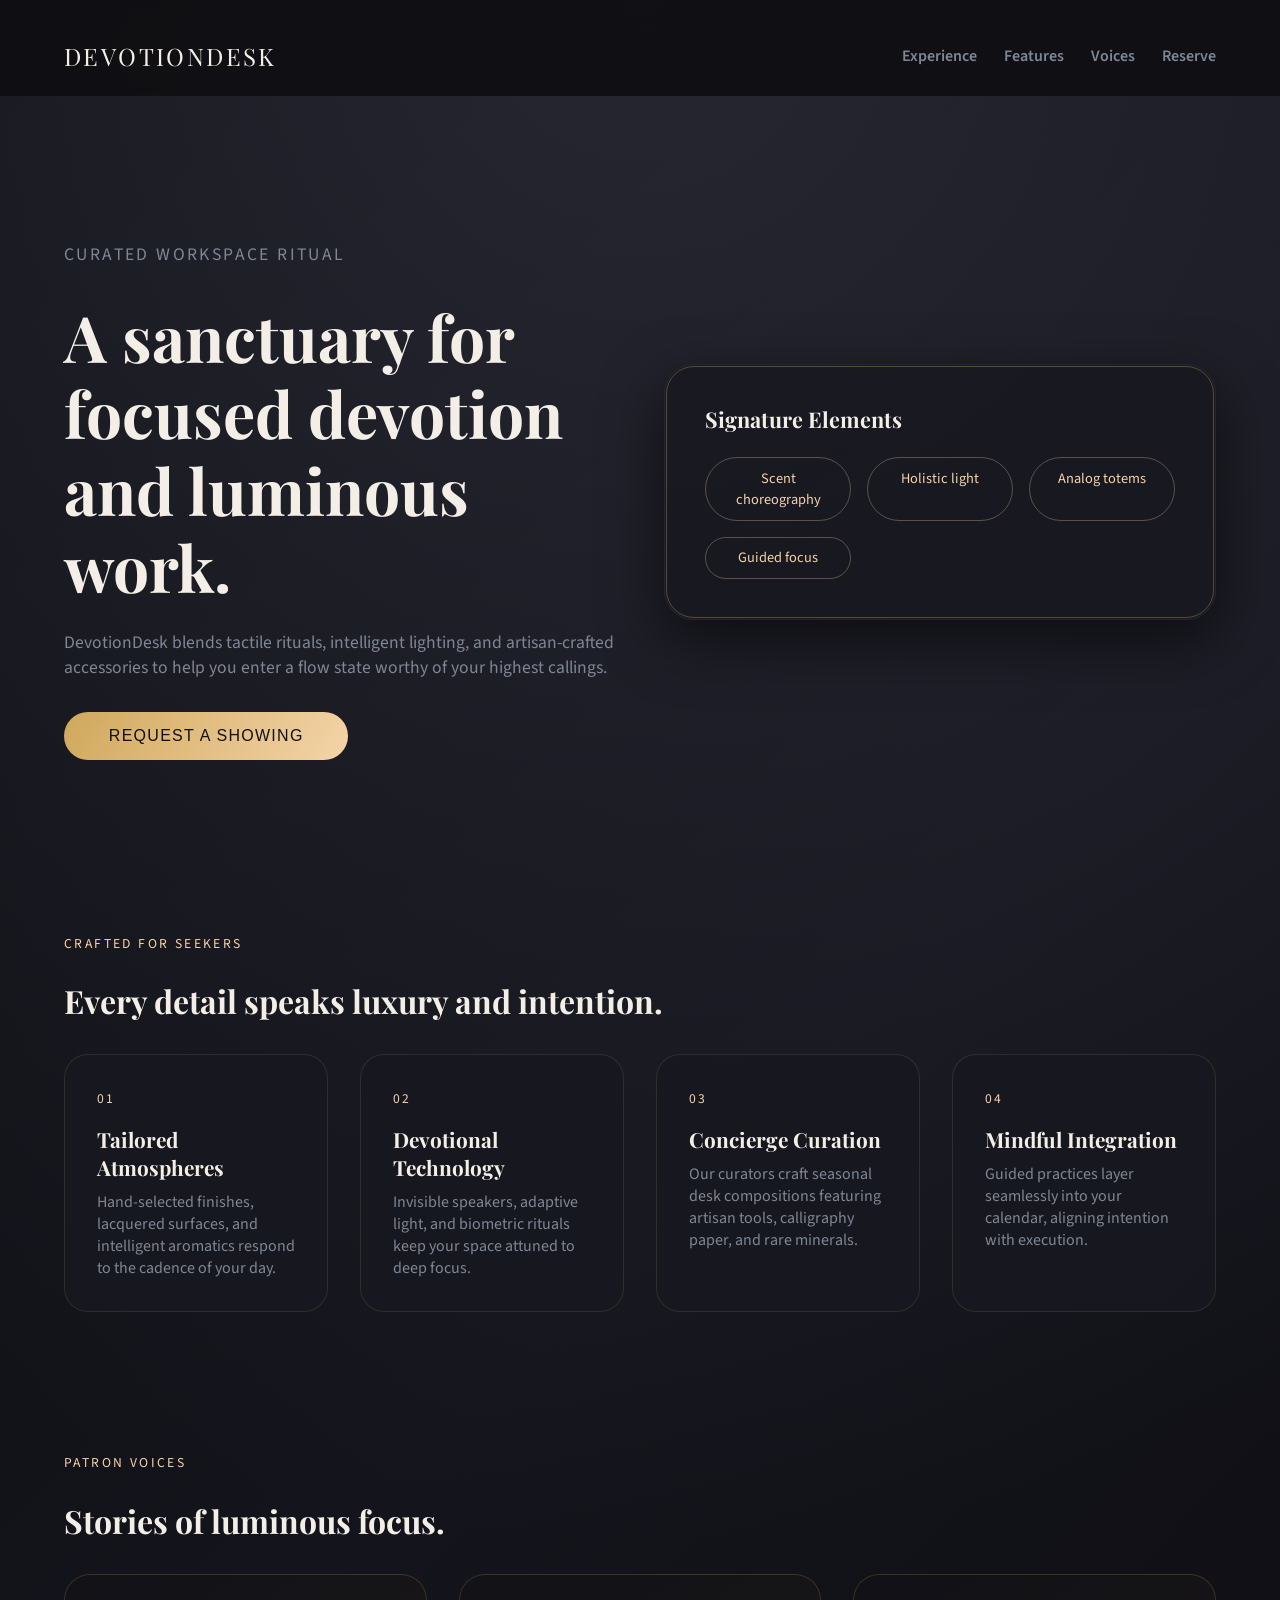
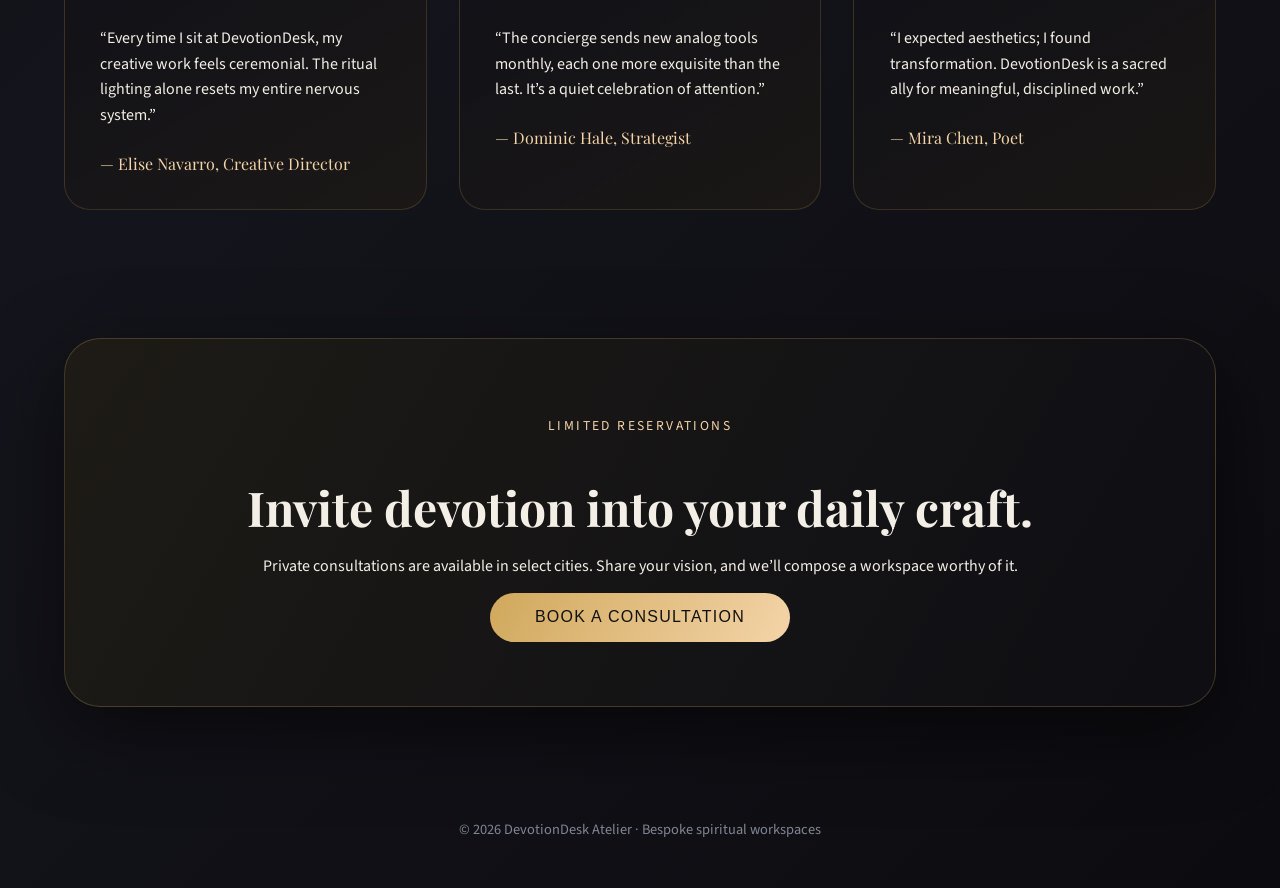
<file: DevotionDesk Website/index.html>
<!DOCTYPE html>
<html lang="en">
<head>
    <meta charset="UTF-8">
    <meta name="viewport" content="width=device-width, initial-scale=1.0">
    <title>DevotionDesk | Curated Spiritual Workspace</title>
    <link rel="preconnect" href="https://fonts.googleapis.com">
    <link rel="preconnect" href="https://fonts.gstatic.com" crossorigin>
    <link href="https://fonts.googleapis.com/css2?family=Playfair+Display:wght@500;700&family=Source+Sans+3:wght@300;400;600&display=swap" rel="stylesheet">
    <link rel="stylesheet" href="style/styles.css">
</head>
<body>
    <div class="texture"></div>
    <header>
        <div class="brand">DEVOTIONDESK</div>
        <nav>
            <a href="#experience">Experience</a>
            <a href="#features">Features</a>
            <a href="#voices">Voices</a>
            <a href="#contact">Reserve</a>
        </nav>
    </header>

    <main>
        <section class="hero" id="experience">
            <div>
                <p class="pill">Curated workspace ritual</p>
                <h1>A sanctuary for focused devotion and luminous work.</h1>
                <p>DevotionDesk blends tactile rituals, intelligent lighting, and artisan-crafted accessories to help you enter a flow state worthy of your highest callings.</p>
                <button class="cta-primary">Request a Showing</button>
            </div>
            <div class="hero-card">
                <h3>Signature Elements</h3>
                <div class="badge-grid">
                    <div class="badge">Scent choreography</div>
                    <div class="badge">Holistic light</div>
                    <div class="badge">Analog totems</div>
                    <div class="badge">Guided focus</div>
                </div>
            </div>
        </section>

        <section id="features">
            <p class="pill">Crafted for seekers</p>
            <h2 class="section-title">Every detail speaks luxury and intention.</h2>
            <div class="features">
                <article class="feature-card">
                    <span class="pill">01</span>
                    <h4>Tailored Atmospheres</h4>
                    <p>Hand-selected finishes, lacquered surfaces, and intelligent aromatics respond to the cadence of your day.</p>
                </article>
                <article class="feature-card">
                    <span class="pill">02</span>
                    <h4>Devotional Technology</h4>
                    <p>Invisible speakers, adaptive light, and biometric rituals keep your space attuned to deep focus.</p>
                </article>
                <article class="feature-card">
                    <span class="pill">03</span>
                    <h4>Concierge Curation</h4>
                    <p>Our curators craft seasonal desk compositions featuring artisan tools, calligraphy paper, and rare minerals.</p>
                </article>
                <article class="feature-card">
                    <span class="pill">04</span>
                    <h4>Mindful Integration</h4>
                    <p>Guided practices layer seamlessly into your calendar, aligning intention with execution.</p>
                </article>
            </div>
        </section>

        <section id="voices">
            <p class="pill">Patron Voices</p>
            <h2 class="section-title">Stories of luminous focus.</h2>
            <div class="testimonials">
                <article class="testimonial">
                    <p>“Every time I sit at DevotionDesk, my creative work feels ceremonial. The ritual lighting alone resets my entire nervous system.”</p>
                    <div class="signature">— Elise Navarro, Creative Director</div>
                </article>
                <article class="testimonial">
                    <p>“The concierge sends new analog tools monthly, each one more exquisite than the last. It’s a quiet celebration of attention.”</p>
                    <div class="signature">— Dominic Hale, Strategist</div>
                </article>
                <article class="testimonial">
                    <p>“I expected aesthetics; I found transformation. DevotionDesk is a sacred ally for meaningful, disciplined work.”</p>
                    <div class="signature">— Mira Chen, Poet</div>
                </article>
            </div>
        </section>

        <section id="contact">
            <div class="cta-section">
                <p class="pill">Limited reservations</p>
                <h2>Invite devotion into your daily craft.</h2>
                <p>Private consultations are available in select cities. Share your vision, and we’ll compose a workspace worthy of it.</p>
                <button class="cta-primary">Book a Consultation</button>
            </div>
        </section>
    </main>

    <footer>
        © <span id="year"></span> DevotionDesk Atelier · Bespoke spiritual workspaces
    </footer>

    <script>
        document.getElementById('year').textContent = new Date().getFullYear();
    </script>
</body>
</html>
</file>
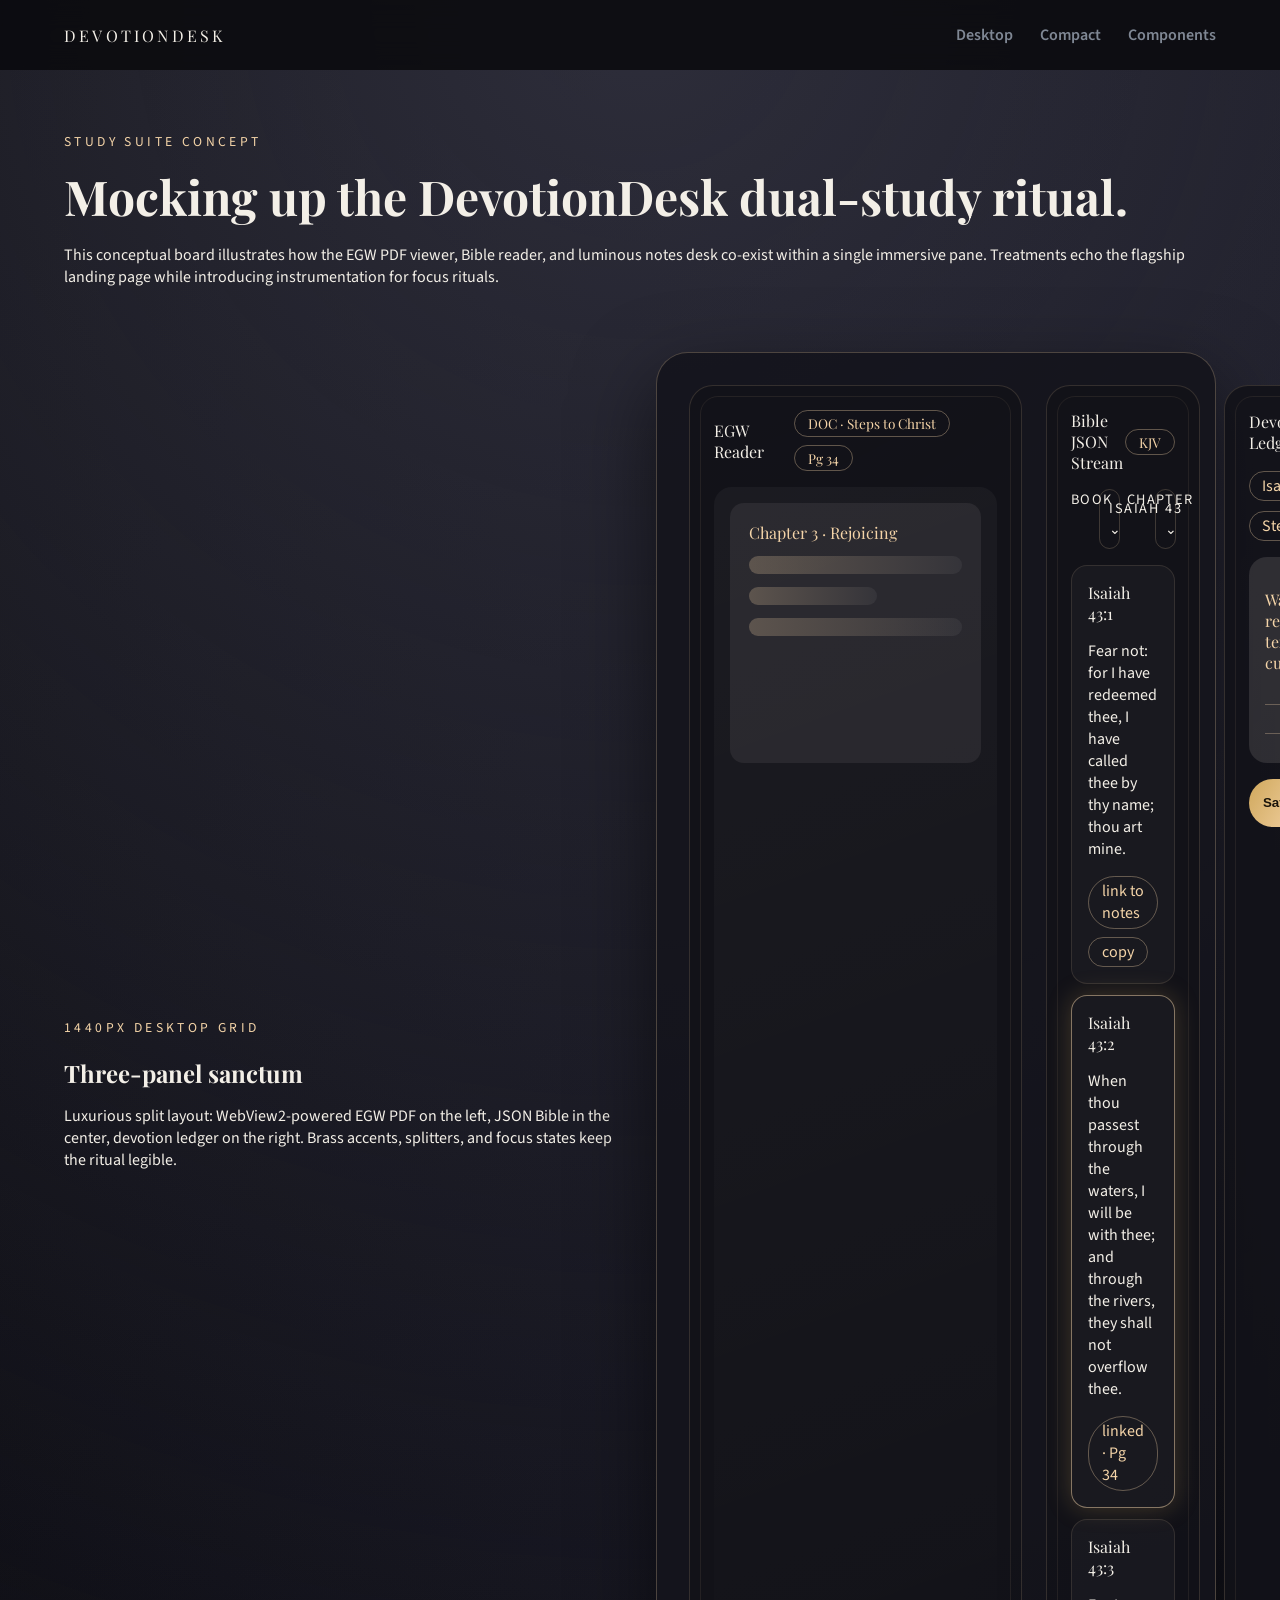
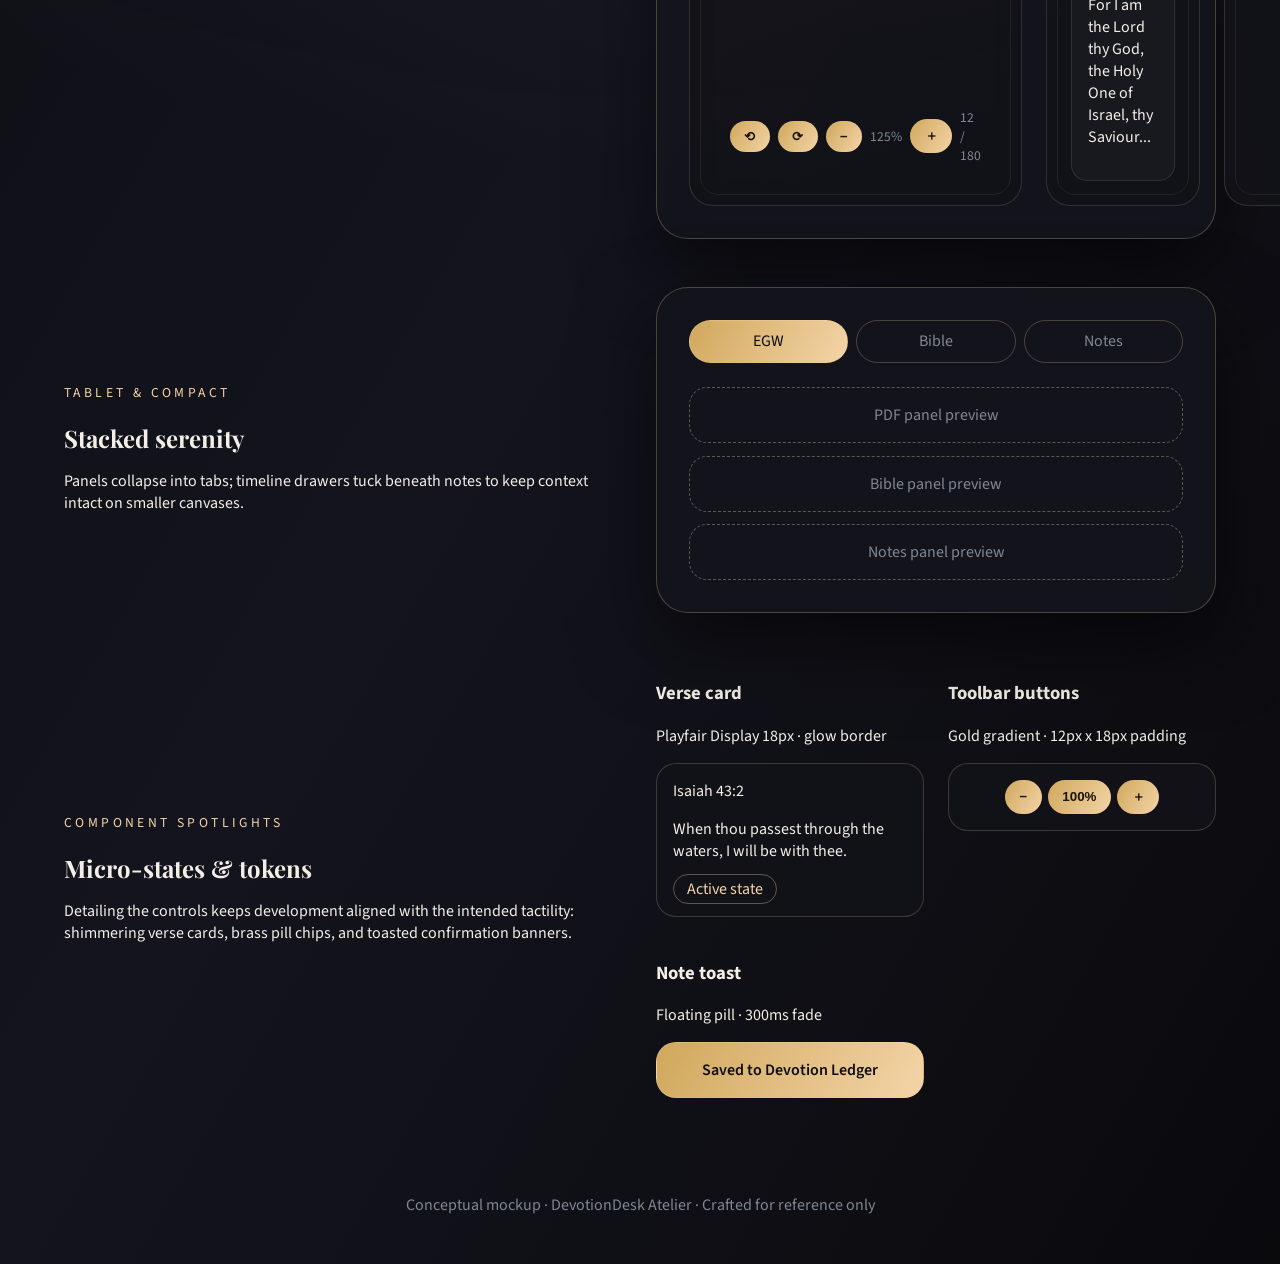
<file: DevotionDesk Website/mockup.html>
<!DOCTYPE html>
<html lang="en">
<head>
    <meta charset="UTF-8">
    <meta name="viewport" content="width=device-width, initial-scale=1.0">
    <title>DevotionDesk Study Suite Mockup</title>
    <link rel="preconnect" href="https://fonts.googleapis.com">
    <link rel="preconnect" href="https://fonts.gstatic.com" crossorigin>
    <link href="https://fonts.googleapis.com/css2?family=Playfair+Display:wght@500;700&family=Source+Sans+3:wght@300;400;600&display=swap" rel="stylesheet">
    <link rel="stylesheet" href="style/mockup.css">
</head>
<body>
    <header class="mockup-header">
        <div class="brand">DEVOTIONDESK</div>
        <nav>
            <a href="#desktop">Desktop</a>
            <a href="#compact">Compact</a>
            <a href="#components">Components</a>
        </nav>
    </header>

    <main>
        <section class="intro">
            <p class="pill">Study Suite Concept</p>
            <h1>Mocking up the DevotionDesk dual-study ritual.</h1>
            <p>This conceptual board illustrates how the EGW PDF viewer, Bible reader, and luminous notes desk co-exist within a single immersive pane. Treatments echo the flagship landing page while introducing instrumentation for focus rituals.</p>
        </section>

        <section class="board" id="desktop">
            <div class="board-meta">
                <p class="pill">1440px desktop grid</p>
                <h2>Three-panel sanctum</h2>
                <p>Luxurious split layout: WebView2-powered EGW PDF on the left, JSON Bible in the center, devotion ledger on the right. Brass accents, splitters, and focus states keep the ritual legible.</p>
            </div>
            <div class="board-frame board-desktop" aria-label="Desktop mockup">
                <div class="panel pdf">
                    <div class="panel-head">
                        <span>EGW Reader</span>
                        <div class="controls">
                            <span class="chip">DOC · Steps to Christ</span>
                            <span class="chip">Pg 34</span>
                        </div>
                    </div>
                    <div class="panel-body">
                        <div class="page-ghost">
                            <div class="page-title">Chapter 3 · Rejoicing</div>
                            <div class="paragraph shimmer"></div>
                            <div class="paragraph shimmer short"></div>
                            <div class="paragraph shimmer"></div>
                        </div>
                        <div class="toolbar">
                            <button>⟲</button>
                            <button>⟳</button>
                            <button>−</button>
                            <span class="meta">125%</span>
                            <button>＋</button>
                            <span class="meta">12 / 180</span>
                        </div>
                    </div>
                </div>
                <div class="panel bible">
                    <div class="panel-head">
                        <span>Bible JSON Stream</span>
                        <div class="controls">
                            <span class="chip">KJV</span>
                        </div>
                    </div>
                    <div class="selector">
                        <span>Book</span>
                        <div>Isaiah ⌄</div>
                        <span>Chapter</span>
                        <div>43 ⌄</div>
                    </div>
                    <div class="verses">
                        <article>
                            <header>Isaiah 43:1</header>
                            <p>Fear not: for I have redeemed thee, I have called thee by thy name; thou art mine.</p>
                            <div class="actions">
                                <span class="chip">link to notes</span>
                                <span class="chip">copy</span>
                            </div>
                        </article>
                        <article class="active">
                            <header>Isaiah 43:2</header>
                            <p>When thou passest through the waters, I will be with thee; and through the rivers, they shall not overflow thee.</p>
                            <div class="actions">
                                <span class="chip">linked · Pg 34</span>
                            </div>
                        </article>
                        <article>
                            <header>Isaiah 43:3</header>
                            <p>For I am the Lord thy God, the Holy One of Israel, thy Saviour...</p>
                        </article>
                    </div>
                </div>
                <div class="panel notes">
                    <div class="panel-head">
                        <span>Devotion Ledger</span>
                        <div class="controls">
                            <span class="chip">Autosave · 02:14</span>
                        </div>
                    </div>
                    <div class="note-context">
                        <span class="chip">Isaiah 43:2</span>
                        <span class="chip">Steps to Christ · Pg 34</span>
                    </div>
                    <div class="note-sheet">
                        <p>Water becomes a motif of refinement. Call out texture of “stillness amid currents.”</p>
                        <p class="ghost-line"></p>
                        <p class="ghost-line short"></p>
                    </div>
                    <div class="note-actions">
                        <button>Save</button>
                        <button>Export</button>
                        <button class="ghost">Focus mode</button>
                    </div>
                </div>
            </div>
        </section>

        <section class="board board-alt" id="compact">
            <div class="board-meta">
                <p class="pill">Tablet &amp; compact</p>
                <h2>Stacked serenity</h2>
                <p>Panels collapse into tabs; timeline drawers tuck beneath notes to keep context intact on smaller canvases.</p>
            </div>
            <div class="board-frame board-compact" aria-label="Compact mockup">
                <div class="tabs">
                    <span class="tab active">EGW</span>
                    <span class="tab">Bible</span>
                    <span class="tab">Notes</span>
                </div>
                <div class="stack">
                    <div class="stack-card">PDF panel preview</div>
                    <div class="stack-card">Bible panel preview</div>
                    <div class="stack-card">Notes panel preview</div>
                </div>
            </div>
        </section>

        <section class="board" id="components">
            <div class="board-meta">
                <p class="pill">Component spotlights</p>
                <h2>Micro-states &amp; tokens</h2>
                <p>Detailing the controls keeps development aligned with the intended tactility: shimmering verse cards, brass pill chips, and toasted confirmation banners.</p>
            </div>
            <div class="component-grid">
                <article>
                    <h3>Verse card</h3>
                    <p class="subtitle">Playfair Display 18px · glow border</p>
                    <div class="component-card verse">
                        <header>Isaiah 43:2</header>
                        <p>When thou passest through the waters, I will be with thee.</p>
                        <span class="chip">Active state</span>
                    </div>
                </article>
                <article>
                    <h3>Toolbar buttons</h3>
                    <p class="subtitle">Gold gradient · 12px x 18px padding</p>
                    <div class="component-card toolbar-set">
                        <button>−</button>
                        <button>100%</button>
                        <button>＋</button>
                    </div>
                </article>
                <article>
                    <h3>Note toast</h3>
                    <p class="subtitle">Floating pill · 300ms fade</p>
                    <div class="component-card toast">Saved to Devotion Ledger</div>
                </article>
            </div>
        </section>
    </main>

    <footer>
        Conceptual mockup · DevotionDesk Atelier · Crafted for reference only
    </footer>
</body>
</html>
</file>
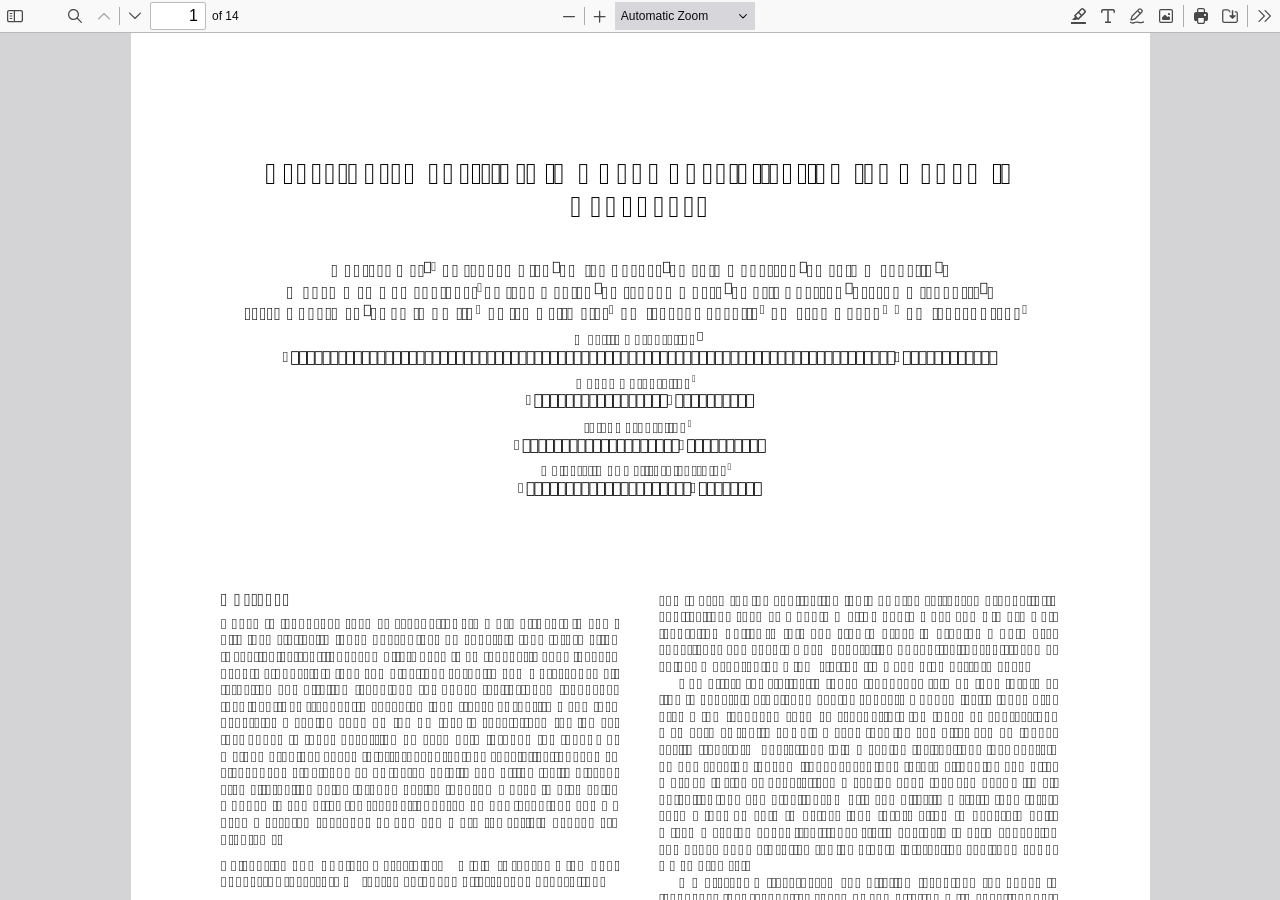
<file: DevotionDesk/PdfViewer/pdfjs/web/viewer.html>
﻿<!DOCTYPE html>
<!--
Copyright 2012 Mozilla Foundation

Licensed under the Apache License, Version 2.0 (the "License");
you may not use this file except in compliance with the License.
You may obtain a copy of the License at

    http://www.apache.org/licenses/LICENSE-2.0

Unless required by applicable law or agreed to in writing, software
distributed under the License is distributed on an "AS IS" BASIS,
WITHOUT WARRANTIES OR CONDITIONS OF ANY KIND, either express or implied.
See the License for the specific language governing permissions and
limitations under the License.

Adobe CMap resources are covered by their own copyright but the same license:

    Copyright 1990-2015 Adobe Systems Incorporated.

See https://github.com/adobe-type-tools/cmap-resources
-->
<html dir="ltr" mozdisallowselectionprint>
  <head>
    <meta charset="utf-8">
    <meta name="viewport" content="width=device-width, initial-scale=1, maximum-scale=1">
    <meta name="google" content="notranslate">
    <title>PDF.js viewer</title>

<!-- This snippet is used in production (included from viewer.html) -->
<link rel="resource" type="application/l10n" href="locale/locale.json">
<script src="../build/pdf.mjs" type="module"></script>

    <link rel="stylesheet" href="viewer.css">

  <script src="viewer.mjs" type="module"></script>
  </head>

  <body tabindex="0">
    <div id="outerContainer">

      <div id="sidebarContainer">
        <div id="toolbarSidebar" class="toolbarHorizontalGroup">
          <div id="toolbarSidebarLeft">
            <div id="sidebarViewButtons" class="toolbarHorizontalGroup toggled" role="radiogroup">
              <button id="viewThumbnail" class="toolbarButton toggled" type="button" title="Show Thumbnails" tabindex="0" data-l10n-id="pdfjs-thumbs-button" role="radio" aria-checked="true" aria-controls="thumbnailView">
                 <span data-l10n-id="pdfjs-thumbs-button-label">Thumbnails</span>
              </button>
              <button id="viewOutline" class="toolbarButton" type="button" title="Show Document Outline (double-click to expand/collapse all items)" tabindex="0" data-l10n-id="pdfjs-document-outline-button" role="radio" aria-checked="false" aria-controls="outlineView">
                 <span data-l10n-id="pdfjs-document-outline-button-label">Document Outline</span>
              </button>
              <button id="viewAttachments" class="toolbarButton" type="button" title="Show Attachments" tabindex="0" data-l10n-id="pdfjs-attachments-button" role="radio" aria-checked="false" aria-controls="attachmentsView">
                 <span data-l10n-id="pdfjs-attachments-button-label">Attachments</span>
              </button>
              <button id="viewLayers" class="toolbarButton" type="button" title="Show Layers (double-click to reset all layers to the default state)" tabindex="0" data-l10n-id="pdfjs-layers-button" role="radio" aria-checked="false" aria-controls="layersView">
                 <span data-l10n-id="pdfjs-layers-button-label">Layers</span>
              </button>
            </div>
          </div>

          <div id="toolbarSidebarRight">
            <div id="outlineOptionsContainer" class="toolbarHorizontalGroup">
              <div class="verticalToolbarSeparator"></div>

              <button id="currentOutlineItem" class="toolbarButton" type="button" disabled="disabled" title="Find Current Outline Item" tabindex="0" data-l10n-id="pdfjs-current-outline-item-button">
                <span data-l10n-id="pdfjs-current-outline-item-button-label">Current Outline Item</span>
              </button>
            </div>
          </div>
        </div>
        <div id="sidebarContent">
          <div id="thumbnailView">
          </div>
          <div id="outlineView" class="hidden">
          </div>
          <div id="attachmentsView" class="hidden">
          </div>
          <div id="layersView" class="hidden">
          </div>
        </div>
        <div id="sidebarResizer"></div>
      </div>  <!-- sidebarContainer -->

      <div id="mainContainer">
        <div class="toolbar">
          <div id="toolbarContainer">
            <div id="toolbarViewer" class="toolbarHorizontalGroup">
              <div id="toolbarViewerLeft" class="toolbarHorizontalGroup">
                <button id="sidebarToggleButton" class="toolbarButton" type="button" title="Toggle Sidebar" tabindex="0" data-l10n-id="pdfjs-toggle-sidebar-button" aria-expanded="false" aria-haspopup="true" aria-controls="sidebarContainer">
                  <span data-l10n-id="pdfjs-toggle-sidebar-button-label">Toggle Sidebar</span>
                </button>
                <div class="toolbarButtonSpacer"></div>
                <div class="toolbarButtonWithContainer">
                  <button id="viewFindButton" class="toolbarButton" type="button" title="Find in Document" tabindex="0" data-l10n-id="pdfjs-findbar-button" aria-expanded="false" aria-controls="findbar">
                    <span data-l10n-id="pdfjs-findbar-button-label">Find</span>
                  </button>
                  <div class="hidden doorHanger toolbarHorizontalGroup" id="findbar">
                    <div id="findInputContainer" class="toolbarHorizontalGroup">
                      <span class="loadingInput end toolbarHorizontalGroup">
                        <input id="findInput" class="toolbarField" title="Find" placeholder="Find in document…" tabindex="0" data-l10n-id="pdfjs-find-input" aria-invalid="false">
                      </span>
                      <div class="toolbarHorizontalGroup">
                        <button id="findPreviousButton" class="toolbarButton" type="button" title="Find the previous occurrence of the phrase" tabindex="0" data-l10n-id="pdfjs-find-previous-button">
                          <span data-l10n-id="pdfjs-find-previous-button-label">Previous</span>
                        </button>
                        <div class="splitToolbarButtonSeparator"></div>
                        <button id="findNextButton" class="toolbarButton" type="button" title="Find the next occurrence of the phrase" tabindex="0" data-l10n-id="pdfjs-find-next-button">
                          <span data-l10n-id="pdfjs-find-next-button-label">Next</span>
                        </button>
                      </div>
                    </div>

                    <div id="findbarOptionsOneContainer" class="toolbarHorizontalGroup">
                      <div class="toggleButton toolbarLabel">
                        <input type="checkbox" id="findHighlightAll" tabindex="0" />
                        <label for="findHighlightAll" data-l10n-id="pdfjs-find-highlight-checkbox">Highlight All</label>
                      </div>
                      <div class="toggleButton toolbarLabel">
                        <input type="checkbox" id="findMatchCase" tabindex="0" />
                        <label for="findMatchCase" data-l10n-id="pdfjs-find-match-case-checkbox-label">Match Case</label>
                      </div>
                    </div>
                    <div id="findbarOptionsTwoContainer" class="toolbarHorizontalGroup">
                      <div class="toggleButton toolbarLabel">
                        <input type="checkbox" id="findMatchDiacritics" tabindex="0" />
                        <label for="findMatchDiacritics" data-l10n-id="pdfjs-find-match-diacritics-checkbox-label">Match Diacritics</label>
                      </div>
                      <div class="toggleButton toolbarLabel">
                        <input type="checkbox" id="findEntireWord" tabindex="0" />
                        <label for="findEntireWord" data-l10n-id="pdfjs-find-entire-word-checkbox-label">Whole Words</label>
                      </div>
                    </div>

                    <div id="findbarMessageContainer" class="toolbarHorizontalGroup" aria-live="polite">
                      <span id="findResultsCount" class="toolbarLabel"></span>
                      <span id="findMsg" class="toolbarLabel"></span>
                    </div>
                  </div>  <!-- findbar -->
                </div>
                <div class="toolbarHorizontalGroup hiddenSmallView">
                  <button class="toolbarButton" title="Previous Page" type="button" id="previous" tabindex="0" data-l10n-id="pdfjs-previous-button">
                    <span data-l10n-id="pdfjs-previous-button-label">Previous</span>
                  </button>
                  <div class="splitToolbarButtonSeparator"></div>
                  <button class="toolbarButton" type="button" title="Next Page" id="next" tabindex="0" data-l10n-id="pdfjs-next-button">
                    <span data-l10n-id="pdfjs-next-button-label">Next</span>
                  </button>
                </div>
                <div class="toolbarHorizontalGroup">
                  <span class="loadingInput start toolbarHorizontalGroup">
                    <input type="number" id="pageNumber" class="toolbarField" title="Page" value="1" min="1" tabindex="0" data-l10n-id="pdfjs-page-input" autocomplete="off">
                  </span>
                  <span id="numPages" class="toolbarLabel"></span>
                </div>
              </div>
              <div id="toolbarViewerMiddle" class="toolbarHorizontalGroup">
                <div class="toolbarHorizontalGroup">
                  <button id="zoomOutButton" class="toolbarButton" type="button" title="Zoom Out" tabindex="0" data-l10n-id="pdfjs-zoom-out-button">
                    <span data-l10n-id="pdfjs-zoom-out-button-label">Zoom Out</span>
                  </button>
                  <div class="splitToolbarButtonSeparator"></div>
                  <button id="zoomInButton" class="toolbarButton" type="button" title="Zoom In" tabindex="0" data-l10n-id="pdfjs-zoom-in-button">
                    <span data-l10n-id="pdfjs-zoom-in-button-label">Zoom In</span>
                  </button>
                </div>
                <span id="scaleSelectContainer" class="dropdownToolbarButton">
                  <select id="scaleSelect" title="Zoom" tabindex="0" data-l10n-id="pdfjs-zoom-select">
                    <option id="pageAutoOption" title="" value="auto" selected="selected" data-l10n-id="pdfjs-page-scale-auto">Automatic Zoom</option>
                    <option id="pageActualOption" title="" value="page-actual" data-l10n-id="pdfjs-page-scale-actual">Actual Size</option>
                    <option id="pageFitOption" title="" value="page-fit" data-l10n-id="pdfjs-page-scale-fit">Page Fit</option>
                    <option id="pageWidthOption" title="" value="page-width" data-l10n-id="pdfjs-page-scale-width">Page Width</option>
                    <option id="customScaleOption" title="" value="custom" disabled="disabled" hidden="true" data-l10n-id="pdfjs-page-scale-percent" data-l10n-args='{ "scale": 0 }'>0%</option>
                    <option title="" value="0.5" data-l10n-id="pdfjs-page-scale-percent" data-l10n-args='{ "scale": 50 }'>50%</option>
                    <option title="" value="0.75" data-l10n-id="pdfjs-page-scale-percent" data-l10n-args='{ "scale": 75 }'>75%</option>
                    <option title="" value="1" data-l10n-id="pdfjs-page-scale-percent" data-l10n-args='{ "scale": 100 }'>100%</option>
                    <option title="" value="1.25" data-l10n-id="pdfjs-page-scale-percent" data-l10n-args='{ "scale": 125 }'>125%</option>
                    <option title="" value="1.5" data-l10n-id="pdfjs-page-scale-percent" data-l10n-args='{ "scale": 150 }'>150%</option>
                    <option title="" value="2" data-l10n-id="pdfjs-page-scale-percent" data-l10n-args='{ "scale": 200 }'>200%</option>
                    <option title="" value="3" data-l10n-id="pdfjs-page-scale-percent" data-l10n-args='{ "scale": 300 }'>300%</option>
                    <option title="" value="4" data-l10n-id="pdfjs-page-scale-percent" data-l10n-args='{ "scale": 400 }'>400%</option>
                  </select>
                </span>
              </div>
              <div id="toolbarViewerRight" class="toolbarHorizontalGroup">
                <div id="editorModeButtons" class="toolbarHorizontalGroup" role="radiogroup">
                  <div id="editorHighlight" class="toolbarButtonWithContainer">
                    <button id="editorHighlightButton" class="toolbarButton" type="button" disabled="disabled" title="Highlight" role="radio" aria-expanded="false" aria-haspopup="true" aria-controls="editorHighlightParamsToolbar" tabindex="0" data-l10n-id="pdfjs-editor-highlight-button">
                      <span data-l10n-id="pdfjs-editor-highlight-button-label">Highlight</span>
                    </button>
                    <div class="editorParamsToolbar hidden doorHangerRight" id="editorHighlightParamsToolbar">
                      <div id="highlightParamsToolbarContainer" class="editorParamsToolbarContainer">
                        <div id="editorHighlightColorPicker" class="colorPicker">
                          <span id="highlightColorPickerLabel" class="editorParamsLabel" data-l10n-id="pdfjs-editor-highlight-colorpicker-label">Highlight color</span>
                        </div>
                        <div id="editorHighlightThickness">
                          <label for="editorFreeHighlightThickness" class="editorParamsLabel" data-l10n-id="pdfjs-editor-free-highlight-thickness-input">Thickness</label>
                          <div class="thicknessPicker">
                            <input type="range" id="editorFreeHighlightThickness" class="editorParamsSlider" data-l10n-id="pdfjs-editor-free-highlight-thickness-title" value="12" min="8" max="24" step="1" tabindex="0">
                          </div>
                        </div>
                        <div id="editorHighlightVisibility">
                          <div class="divider"></div>
                          <div class="toggler">
                            <label for="editorHighlightShowAll" class="editorParamsLabel" data-l10n-id="pdfjs-editor-highlight-show-all-button-label">Show all</label>
                            <button id="editorHighlightShowAll" class="toggle-button" type="button" data-l10n-id="pdfjs-editor-highlight-show-all-button" aria-pressed="true" tabindex="0"></button>
                          </div>
                        </div>
                      </div>
                    </div>
                  </div>
                  <div id="editorFreeText" class="toolbarButtonWithContainer">
                    <button id="editorFreeTextButton" class="toolbarButton" type="button" disabled="disabled" title="Text" role="radio" aria-expanded="false" aria-haspopup="true" aria-controls="editorFreeTextParamsToolbar" tabindex="0" data-l10n-id="pdfjs-editor-free-text-button">
                      <span data-l10n-id="pdfjs-editor-free-text-button-label">Text</span>
                    </button>
                    <div class="editorParamsToolbar hidden doorHangerRight" id="editorFreeTextParamsToolbar">
                      <div class="editorParamsToolbarContainer">
                        <div class="editorParamsSetter">
                          <label for="editorFreeTextColor" class="editorParamsLabel" data-l10n-id="pdfjs-editor-free-text-color-input">Color</label>
                          <input type="color" id="editorFreeTextColor" class="editorParamsColor" tabindex="0">
                        </div>
                        <div class="editorParamsSetter">
                          <label for="editorFreeTextFontSize" class="editorParamsLabel" data-l10n-id="pdfjs-editor-free-text-size-input">Size</label>
                          <input type="range" id="editorFreeTextFontSize" class="editorParamsSlider" value="10" min="5" max="100" step="1" tabindex="0">
                        </div>
                      </div>
                    </div>
                  </div>
                  <div id="editorInk" class="toolbarButtonWithContainer">
                    <button id="editorInkButton" class="toolbarButton" type="button" disabled="disabled" title="Draw" role="radio" aria-expanded="false" aria-haspopup="true" aria-controls="editorInkParamsToolbar" tabindex="0" data-l10n-id="pdfjs-editor-ink-button">
                      <span data-l10n-id="pdfjs-editor-ink-button-label">Draw</span>
                    </button>
                    <div class="editorParamsToolbar hidden doorHangerRight" id="editorInkParamsToolbar">
                      <div class="editorParamsToolbarContainer">
                        <div class="editorParamsSetter">
                          <label for="editorInkColor" class="editorParamsLabel" data-l10n-id="pdfjs-editor-ink-color-input">Color</label>
                          <input type="color" id="editorInkColor" class="editorParamsColor" tabindex="0">
                        </div>
                        <div class="editorParamsSetter">
                          <label for="editorInkThickness" class="editorParamsLabel" data-l10n-id="pdfjs-editor-ink-thickness-input">Thickness</label>
                          <input type="range" id="editorInkThickness" class="editorParamsSlider" value="1" min="1" max="20" step="1" tabindex="0">
                        </div>
                        <div class="editorParamsSetter">
                          <label for="editorInkOpacity" class="editorParamsLabel" data-l10n-id="pdfjs-editor-ink-opacity-input">Opacity</label>
                          <input type="range" id="editorInkOpacity" class="editorParamsSlider" value="1" min="0.05" max="1" step="0.05" tabindex="0">
                        </div>
                      </div>
                    </div>
                  </div>
                  <div id="editorStamp" class="toolbarButtonWithContainer">
                    <button id="editorStampButton" class="toolbarButton" type="button" disabled="disabled" title="Add or edit images" role="radio" aria-expanded="false" aria-haspopup="true" aria-controls="editorStampParamsToolbar" tabindex="0" data-l10n-id="pdfjs-editor-stamp-button">
                      <span data-l10n-id="pdfjs-editor-stamp-button-label">Add or edit images</span>
                    </button>
                    <div class="editorParamsToolbar hidden doorHangerRight menu" id="editorStampParamsToolbar">
                      <div class="menuContainer">
                        <button id="editorStampAddImage" class="toolbarButton labeled" type="button" title="Add image" tabindex="0" data-l10n-id="pdfjs-editor-stamp-add-image-button">
                          <span class="editorParamsLabel" data-l10n-id="pdfjs-editor-stamp-add-image-button-label">Add image</span>
                        </button>
                      </div>
                    </div>
                  </div>
                </div>

                <div id="editorModeSeparator" class="verticalToolbarSeparator"></div>

                <div class="toolbarHorizontalGroup hiddenMediumView">
                  <button id="printButton" class="toolbarButton" type="button" title="Print" tabindex="0" data-l10n-id="pdfjs-print-button">
                    <span data-l10n-id="pdfjs-print-button-label">Print</span>
                  </button>

                  <button id="downloadButton" class="toolbarButton" type="button" title="Save" tabindex="0" data-l10n-id="pdfjs-save-button">
                    <span data-l10n-id="pdfjs-save-button-label">Save</span>
                  </button>
                </div>

                <div class="verticalToolbarSeparator hiddenMediumView"></div>

                <div id="secondaryToolbarToggle" class="toolbarButtonWithContainer">
                  <button id="secondaryToolbarToggleButton" class="toolbarButton" type="button" title="Tools" tabindex="0" data-l10n-id="pdfjs-tools-button" aria-expanded="false" aria-haspopup="true" aria-controls="secondaryToolbar">
                    <span data-l10n-id="pdfjs-tools-button-label">Tools</span>
                  </button>
                  <div id="secondaryToolbar" class="hidden doorHangerRight menu">
                    <div id="secondaryToolbarButtonContainer" class="menuContainer">
                      <button id="secondaryOpenFile" class="toolbarButton labeled" type="button" title="Open File" tabindex="0" data-l10n-id="pdfjs-open-file-button">
                        <span data-l10n-id="pdfjs-open-file-button-label">Open</span>
                      </button>

                      <div class="visibleMediumView">
                        <button id="secondaryPrint" class="toolbarButton labeled" type="button" title="Print" tabindex="0" data-l10n-id="pdfjs-print-button">
                          <span data-l10n-id="pdfjs-print-button-label">Print</span>
                        </button>

                        <button id="secondaryDownload" class="toolbarButton labeled" type="button" title="Save" tabindex="0" data-l10n-id="pdfjs-save-button">
                          <span data-l10n-id="pdfjs-save-button-label">Save</span>
                        </button>

                      </div>

                      <div class="horizontalToolbarSeparator"></div>

                      <button id="presentationMode" class="toolbarButton labeled" type="button" title="Switch to Presentation Mode" tabindex="0" data-l10n-id="pdfjs-presentation-mode-button">
                        <span data-l10n-id="pdfjs-presentation-mode-button-label">Presentation Mode</span>
                      </button>

                      <a href="#" id="viewBookmark" class="toolbarButton labeled" title="Current Page (View URL from Current Page)" tabindex="0" data-l10n-id="pdfjs-bookmark-button">
                        <span data-l10n-id="pdfjs-bookmark-button-label">Current Page</span>
                      </a>

                      <div id="viewBookmarkSeparator" class="horizontalToolbarSeparator"></div>

                      <button id="firstPage" class="toolbarButton labeled" type="button" title="Go to First Page" tabindex="0" data-l10n-id="pdfjs-first-page-button">
                        <span data-l10n-id="pdfjs-first-page-button-label">Go to First Page</span>
                      </button>
                      <button id="lastPage" class="toolbarButton labeled" type="button" title="Go to Last Page" tabindex="0" data-l10n-id="pdfjs-last-page-button">
                        <span data-l10n-id="pdfjs-last-page-button-label">Go to Last Page</span>
                      </button>

                      <div class="horizontalToolbarSeparator"></div>

                      <button id="pageRotateCw" class="toolbarButton labeled" type="button" title="Rotate Clockwise" tabindex="0" data-l10n-id="pdfjs-page-rotate-cw-button">
                        <span data-l10n-id="pdfjs-page-rotate-cw-button-label">Rotate Clockwise</span>
                      </button>
                      <button id="pageRotateCcw" class="toolbarButton labeled" type="button" title="Rotate Counterclockwise" tabindex="0" data-l10n-id="pdfjs-page-rotate-ccw-button">
                        <span data-l10n-id="pdfjs-page-rotate-ccw-button-label">Rotate Counterclockwise</span>
                      </button>

                      <div class="horizontalToolbarSeparator"></div>

                      <div id="cursorToolButtons" role="radiogroup">
                        <button id="cursorSelectTool" class="toolbarButton labeled toggled" type="button" title="Enable Text Selection Tool" tabindex="0" data-l10n-id="pdfjs-cursor-text-select-tool-button" role="radio" aria-checked="true">
                          <span data-l10n-id="pdfjs-cursor-text-select-tool-button-label">Text Selection Tool</span>
                        </button>
                        <button id="cursorHandTool" class="toolbarButton labeled" type="button" title="Enable Hand Tool" tabindex="0" data-l10n-id="pdfjs-cursor-hand-tool-button" role="radio" aria-checked="false">
                          <span data-l10n-id="pdfjs-cursor-hand-tool-button-label">Hand Tool</span>
                        </button>
                      </div>

                      <div class="horizontalToolbarSeparator"></div>

                      <div id="scrollModeButtons" role="radiogroup">
                        <button id="scrollPage" class="toolbarButton labeled" type="button" title="Use Page Scrolling" tabindex="0" data-l10n-id="pdfjs-scroll-page-button" role="radio" aria-checked="false">
                          <span data-l10n-id="pdfjs-scroll-page-button-label">Page Scrolling</span>
                        </button>
                        <button id="scrollVertical" class="toolbarButton labeled toggled" type="button" title="Use Vertical Scrolling" tabindex="0" data-l10n-id="pdfjs-scroll-vertical-button" role="radio" aria-checked="true">
                          <span data-l10n-id="pdfjs-scroll-vertical-button-label">Vertical Scrolling</span>
                        </button>
                        <button id="scrollHorizontal" class="toolbarButton labeled" type="button" title="Use Horizontal Scrolling" tabindex="0" data-l10n-id="pdfjs-scroll-horizontal-button" role="radio" aria-checked="false">
                          <span data-l10n-id="pdfjs-scroll-horizontal-button-label">Horizontal Scrolling</span>
                        </button>
                        <button id="scrollWrapped" class="toolbarButton labeled" type="button" title="Use Wrapped Scrolling" tabindex="0" data-l10n-id="pdfjs-scroll-wrapped-button" role="radio" aria-checked="false">
                          <span data-l10n-id="pdfjs-scroll-wrapped-button-label">Wrapped Scrolling</span>
                        </button>
                      </div>

                      <div class="horizontalToolbarSeparator"></div>

                      <div id="spreadModeButtons" role="radiogroup">
                        <button id="spreadNone" class="toolbarButton labeled toggled" type="button" title="Do not join page spreads" tabindex="0" data-l10n-id="pdfjs-spread-none-button" role="radio" aria-checked="true">
                          <span data-l10n-id="pdfjs-spread-none-button-label">No Spreads</span>
                        </button>
                        <button id="spreadOdd" class="toolbarButton labeled" type="button" title="Join page spreads starting with odd-numbered pages" tabindex="0" data-l10n-id="pdfjs-spread-odd-button" role="radio" aria-checked="false">
                          <span data-l10n-id="pdfjs-spread-odd-button-label">Odd Spreads</span>
                        </button>
                        <button id="spreadEven" class="toolbarButton labeled" type="button" title="Join page spreads starting with even-numbered pages" tabindex="0" data-l10n-id="pdfjs-spread-even-button" role="radio" aria-checked="false">
                          <span data-l10n-id="pdfjs-spread-even-button-label">Even Spreads</span>
                        </button>
                      </div>

                      <div id="imageAltTextSettingsSeparator" class="horizontalToolbarSeparator hidden"></div>
                      <button id="imageAltTextSettings" type="button" class="toolbarButton labeled hidden" title="Image alt text settings" tabindex="0" data-l10n-id="pdfjs-image-alt-text-settings-button" aria-controls="altTextSettingsDialog">
                        <span data-l10n-id="pdfjs-image-alt-text-settings-button-label">Image alt text settings</span>
                      </button>

                      <div class="horizontalToolbarSeparator"></div>

                      <button id="documentProperties" class="toolbarButton labeled" type="button" title="Document Properties…" tabindex="0" data-l10n-id="pdfjs-document-properties-button" aria-controls="documentPropertiesDialog">
                        <span data-l10n-id="pdfjs-document-properties-button-label">Document Properties…</span>
                      </button>
                    </div>
                  </div>  <!-- secondaryToolbar -->
                </div>
              </div>
            </div>
            <div id="loadingBar">
              <div class="progress">
                <div class="glimmer">
                </div>
              </div>
            </div>
          </div>
        </div>

        <div id="viewerContainer" tabindex="0">
          <div id="viewer" class="pdfViewer"></div>
        </div>
      </div> <!-- mainContainer -->

      <div id="dialogContainer">
        <dialog id="passwordDialog">
          <div class="row">
            <label for="password" id="passwordText" data-l10n-id="pdfjs-password-label">Enter the password to open this PDF file:</label>
          </div>
          <div class="row">
            <input type="password" id="password" class="toolbarField">
          </div>
          <div class="buttonRow">
            <button id="passwordCancel" class="dialogButton" type="button"><span data-l10n-id="pdfjs-password-cancel-button">Cancel</span></button>
            <button id="passwordSubmit" class="dialogButton" type="button"><span data-l10n-id="pdfjs-password-ok-button">OK</span></button>
          </div>
        </dialog>
        <dialog id="documentPropertiesDialog">
          <div class="row">
            <span id="fileNameLabel" data-l10n-id="pdfjs-document-properties-file-name">File name:</span>
            <p id="fileNameField" aria-labelledby="fileNameLabel">-</p>
          </div>
          <div class="row">
            <span id="fileSizeLabel" data-l10n-id="pdfjs-document-properties-file-size">File size:</span>
            <p id="fileSizeField" aria-labelledby="fileSizeLabel">-</p>
          </div>
          <div class="separator"></div>
          <div class="row">
            <span id="titleLabel" data-l10n-id="pdfjs-document-properties-title">Title:</span>
            <p id="titleField" aria-labelledby="titleLabel">-</p>
          </div>
          <div class="row">
            <span id="authorLabel" data-l10n-id="pdfjs-document-properties-author">Author:</span>
            <p id="authorField" aria-labelledby="authorLabel">-</p>
          </div>
          <div class="row">
            <span id="subjectLabel" data-l10n-id="pdfjs-document-properties-subject">Subject:</span>
            <p id="subjectField" aria-labelledby="subjectLabel">-</p>
          </div>
          <div class="row">
            <span id="keywordsLabel" data-l10n-id="pdfjs-document-properties-keywords">Keywords:</span>
            <p id="keywordsField" aria-labelledby="keywordsLabel">-</p>
          </div>
          <div class="row">
            <span id="creationDateLabel" data-l10n-id="pdfjs-document-properties-creation-date">Creation Date:</span>
            <p id="creationDateField" aria-labelledby="creationDateLabel">-</p>
          </div>
          <div class="row">
            <span id="modificationDateLabel" data-l10n-id="pdfjs-document-properties-modification-date">Modification Date:</span>
            <p id="modificationDateField" aria-labelledby="modificationDateLabel">-</p>
          </div>
          <div class="row">
            <span id="creatorLabel" data-l10n-id="pdfjs-document-properties-creator">Creator:</span>
            <p id="creatorField" aria-labelledby="creatorLabel">-</p>
          </div>
          <div class="separator"></div>
          <div class="row">
            <span id="producerLabel" data-l10n-id="pdfjs-document-properties-producer">PDF Producer:</span>
            <p id="producerField" aria-labelledby="producerLabel">-</p>
          </div>
          <div class="row">
            <span id="versionLabel" data-l10n-id="pdfjs-document-properties-version">PDF Version:</span>
            <p id="versionField" aria-labelledby="versionLabel">-</p>
          </div>
          <div class="row">
            <span id="pageCountLabel" data-l10n-id="pdfjs-document-properties-page-count">Page Count:</span>
            <p id="pageCountField" aria-labelledby="pageCountLabel">-</p>
          </div>
          <div class="row">
            <span id="pageSizeLabel" data-l10n-id="pdfjs-document-properties-page-size">Page Size:</span>
            <p id="pageSizeField" aria-labelledby="pageSizeLabel">-</p>
          </div>
          <div class="separator"></div>
          <div class="row">
            <span id="linearizedLabel" data-l10n-id="pdfjs-document-properties-linearized">Fast Web View:</span>
            <p id="linearizedField" aria-labelledby="linearizedLabel">-</p>
          </div>
          <div class="buttonRow">
            <button id="documentPropertiesClose" class="dialogButton" type="button"><span data-l10n-id="pdfjs-document-properties-close-button">Close</span></button>
          </div>
        </dialog>
        <dialog class="dialog altText" id="altTextDialog" aria-labelledby="dialogLabel" aria-describedby="dialogDescription">
          <div id="altTextContainer" class="mainContainer">
            <div id="overallDescription">
              <span id="dialogLabel" data-l10n-id="pdfjs-editor-alt-text-dialog-label" class="title">Choose an option</span>
              <span id="dialogDescription" data-l10n-id="pdfjs-editor-alt-text-dialog-description">
                Alt text (alternative text) helps when people can’t see the image or when it doesn’t load.
              </span>
            </div>
            <div id="addDescription">
              <div class="radio">
                <div class="radioButton">
                  <input type="radio" id="descriptionButton" name="altTextOption" tabindex="0" aria-describedby="descriptionAreaLabel" checked>
                  <label for="descriptionButton" data-l10n-id="pdfjs-editor-alt-text-add-description-label">Add a description</label>
                </div>
                <div class="radioLabel">
                  <span id="descriptionAreaLabel" data-l10n-id="pdfjs-editor-alt-text-add-description-description">
                    Aim for 1-2 sentences that describe the subject, setting, or actions.
                  </span>
                </div>
              </div>
              <div class="descriptionArea">
                <textarea id="descriptionTextarea" placeholder="For example, “A young man sits down at a table to eat a meal”" aria-labelledby="descriptionAreaLabel" data-l10n-id="pdfjs-editor-alt-text-textarea" tabindex="0"></textarea>
              </div>
            </div>
            <div id="markAsDecorative">
              <div class="radio">
                <div class="radioButton">
                  <input type="radio" id="decorativeButton" name="altTextOption" aria-describedby="decorativeLabel">
                  <label for="decorativeButton" data-l10n-id="pdfjs-editor-alt-text-mark-decorative-label">Mark as decorative</label>
                </div>
                <div class="radioLabel">
                  <span id="decorativeLabel" data-l10n-id="pdfjs-editor-alt-text-mark-decorative-description">
                    This is used for ornamental images, like borders or watermarks.
                  </span>
                </div>
              </div>
            </div>
            <div id="buttons">
              <button id="altTextCancel" class="secondaryButton" type="button" tabindex="0"><span data-l10n-id="pdfjs-editor-alt-text-cancel-button">Cancel</span></button>
              <button id="altTextSave" class="primaryButton" type="button" tabindex="0"><span data-l10n-id="pdfjs-editor-alt-text-save-button">Save</span></button>
            </div>
          </div>
        </dialog>
        <dialog class="dialog newAltText" id="newAltTextDialog" aria-labelledby="newAltTextTitle" aria-describedby="newAltTextDescription" tabindex="0">
          <div id="newAltTextContainer" class="mainContainer">
            <div class="title">
              <span id="newAltTextTitle" data-l10n-id="pdfjs-editor-new-alt-text-dialog-edit-label" role="sectionhead" tabindex="0">Edit alt text (image description)</span>
            </div>
            <div id="mainContent">
              <div id="descriptionAndSettings">
                <div id="descriptionInstruction">
                  <div id="newAltTextDescriptionContainer">
                    <div class="altTextSpinner" role="status" aria-live="polite"></div>
                    <textarea id="newAltTextDescriptionTextarea" placeholder="Write your description here…" aria-labelledby="descriptionAreaLabel" data-l10n-id="pdfjs-editor-new-alt-text-textarea" tabindex="0"></textarea>
                  </div>
                  <span id="newAltTextDescription" role="note" data-l10n-id="pdfjs-editor-new-alt-text-description">Short description for people who can’t see the image or when the image doesn’t load.</span>
                  <div id="newAltTextDisclaimer" role="note"><div><span data-l10n-id="pdfjs-editor-new-alt-text-disclaimer1">This alt text was created automatically and may be inaccurate.</span> <a href="https://support.mozilla.org/en-US/kb/pdf-alt-text" target="_blank" rel="noopener noreferrer" id="newAltTextLearnMore" data-l10n-id="pdfjs-editor-new-alt-text-disclaimer-learn-more-url" tabindex="0">Learn more</a></div></div>
                </div>
                <div id="newAltTextCreateAutomatically" class="toggler">
                  <button id="newAltTextCreateAutomaticallyButton" class="toggle-button" type="button" aria-pressed="true" tabindex="0"></button>
                  <label for="newAltTextCreateAutomaticallyButton" class="togglerLabel" data-l10n-id="pdfjs-editor-new-alt-text-create-automatically-button-label">Create alt text automatically</label>
                </div>
                <div id="newAltTextDownloadModel" class="hidden">
                  <span id="newAltTextDownloadModelDescription" data-l10n-id="pdfjs-editor-new-alt-text-ai-model-downloading-progress" aria-valuemin="0" data-l10n-args='{ "totalSize": 0, "downloadedSize": 0 }'>Downloading alt text AI model (0 of 0 MB)</span>
                </div>
              </div>
              <div id="newAltTextImagePreview"></div>
            </div>
            <div id="newAltTextError" class="messageBar">
              <div>
                <div>
                  <span class="title" data-l10n-id="pdfjs-editor-new-alt-text-error-title">Couldn’t create alt text automatically</span>
                  <span  class="description" data-l10n-id="pdfjs-editor-new-alt-text-error-description">Please write your own alt text or try again later.</span>
                </div>
                <button id="newAltTextCloseButton" class="closeButton" type="button" tabindex="0" title="Close"><span data-l10n-id="pdfjs-editor-new-alt-text-error-close-button">Close</span></button>
              </div>
            </div>
            <div id="newAltTextButtons" class="dialogButtonsGroup">
              <button id="newAltTextCancel" type="button" class="secondaryButton hidden" tabindex="0"><span data-l10n-id="pdfjs-editor-alt-text-cancel-button">Cancel</span></button>
              <button id="newAltTextNotNow" type="button" class="secondaryButton" tabindex="0"><span data-l10n-id="pdfjs-editor-new-alt-text-not-now-button">Not now</span></button>
              <button id="newAltTextSave" type="button" class="primaryButton" tabindex="0"><span data-l10n-id="pdfjs-editor-alt-text-save-button">Save</span></button>
            </div>
          </div>
        </dialog>

        <dialog class="dialog" id="altTextSettingsDialog" aria-labelledby="altTextSettingsTitle">
          <div id="altTextSettingsContainer" class="mainContainer">
            <div class="title">
              <span id="altTextSettingsTitle" data-l10n-id="pdfjs-editor-alt-text-settings-dialog-label" role="sectionhead" tabindex="0" class="title">Image alt text settings</span>
            </div>
            <div id="automaticAltText">
              <span data-l10n-id="pdfjs-editor-alt-text-settings-automatic-title">Automatic alt text</span>
              <div id="automaticSettings">
                <div id="createModelSetting">
                  <div class="toggler">
                    <button id="createModelButton" type="button" class="toggle-button" aria-pressed="true" tabindex="0"></button>
                    <label for="createModelButton" class="togglerLabel" data-l10n-id="pdfjs-editor-alt-text-settings-create-model-button-label">Create alt text automatically</label>
                  </div>
                  <div id="createModelDescription" class="description">
                    <span data-l10n-id="pdfjs-editor-alt-text-settings-create-model-description">Suggests descriptions to help people who can’t see the image or when the image doesn’t load.</span> <a href="https://support.mozilla.org/en-US/kb/pdf-alt-text" target="_blank" rel="noopener noreferrer" id="altTextSettingsLearnMore" data-l10n-id="pdfjs-editor-new-alt-text-disclaimer-learn-more-url" tabindex="0">Learn more</a>
                  </div>
                </div>
                <div id="aiModelSettings">
                  <div>
                    <span data-l10n-id="pdfjs-editor-alt-text-settings-download-model-label" data-l10n-args='{ "totalSize": 180 }'>Alt text AI model (180MB)</span>
                    <div id="aiModelDescription" class="description">
                      <span data-l10n-id="pdfjs-editor-alt-text-settings-ai-model-description">Runs locally on your device so your data stays private. Required for automatic alt text.</span>
                    </div>
                  </div>
                  <button id="deleteModelButton" type="button" class="secondaryButton" tabindex="0"><span data-l10n-id="pdfjs-editor-alt-text-settings-delete-model-button">Delete</span></button>
                  <button id="downloadModelButton" type="button" class="secondaryButton" tabindex="0"><span data-l10n-id="pdfjs-editor-alt-text-settings-download-model-button">Download</span></button>
                </div>
              </div>
            </div>
            <div class="dialogSeparator"></div>
            <div id="altTextEditor">
              <span data-l10n-id="pdfjs-editor-alt-text-settings-editor-title">Alt text editor</span>
              <div id="showAltTextEditor">
                <div class="toggler">
                  <button id="showAltTextDialogButton" type="button" class="toggle-button" aria-pressed="true" tabindex="0"></button>
                  <label for="showAltTextDialogButton" class="togglerLabel" data-l10n-id="pdfjs-editor-alt-text-settings-show-dialog-button-label">Show alt text editor right away when adding an image</label>
                </div>
                <div id="showAltTextDialogDescription" class="description">
                  <span data-l10n-id="pdfjs-editor-alt-text-settings-show-dialog-description">Helps you make sure all your images have alt text.</span>
                </div>
              </div>
            </div>
            <div id="buttons" class="dialogButtonsGroup">
              <button id="altTextSettingsCloseButton" type="button" class="primaryButton" tabindex="0"><span data-l10n-id="pdfjs-editor-alt-text-settings-close-button">Close</span></button>
            </div>
          </div>
        </dialog>
        <dialog id="printServiceDialog" style="min-width: 200px;">
          <div class="row">
            <span data-l10n-id="pdfjs-print-progress-message">Preparing document for printing…</span>
          </div>
          <div class="row">
            <progress value="0" max="100"></progress>
            <span data-l10n-id="pdfjs-print-progress-percent" data-l10n-args='{ "progress": 0 }' class="relative-progress">0%</span>
          </div>
          <div class="buttonRow">
            <button id="printCancel" class="dialogButton" type="button"><span data-l10n-id="pdfjs-print-progress-close-button">Cancel</span></button>
          </div>
        </dialog>
      </div>  <!-- dialogContainer -->

      <div id="editorUndoBar" class="messageBar" role="status" aria-labelledby="editorUndoBarMessage" tabindex="-1" hidden>
        <div>
          <div>
            <span id="editorUndoBarMessage" class="description"></span>
          </div>
          <button id="editorUndoBarUndoButton" class="undoButton" type="button" tabindex="0" title="Undo" data-l10n-id="pdfjs-editor-undo-bar-undo-button">
            <span data-l10n-id="pdfjs-editor-undo-bar-undo-button-label">Undo</span>
          </button>
          <button id="editorUndoBarCloseButton" class="closeButton" type="button" tabindex="0" title="Close" data-l10n-id="pdfjs-editor-undo-bar-close-button">
            <span data-l10n-id="pdfjs-editor-undo-bar-close-button-label">Close</span>
          </button>
        </div>
      </div> <!-- editorUndoBar -->

    </div> <!-- outerContainer -->
    <div id="printContainer"></div>
  </body>
</html>
</file>
<file: DevotionDesk Website/style/styles.css>
:root {
    --background: #0f0f12;
    --background-alt: #1b1b22;
    --gold: #d0a85c;
    --gold-light: #f4d4a8;
    --ivory: #f3efe7;
    --slate: #7f8794;
    --card: rgba(24, 24, 32, 0.85);
}

* {
    box-sizing: border-box;
}

body {
    margin: 0;
    font-family: 'Source Sans 3', 'Segoe UI', sans-serif;
    color: var(--ivory);
    background: radial-gradient(circle at top, rgba(55, 55, 70, 0.6), transparent 60%),
                linear-gradient(135deg, #0c0c10, #14141c 50%, #0c0c10 100%);
    min-height: 100vh;
    overflow-x: hidden;
}

.texture {
    position: fixed;
    inset: 0;
    background-image: url('https://www.transparenttextures.com/patterns/asfalt-light.png');
    opacity: 0.25;
    pointer-events: none;
}

header {
    padding: 2.5rem 5vw 1.5rem;
    display: flex;
    justify-content: space-between;
    align-items: center;
    position: sticky;
    top: 0;
    background: rgba(15, 15, 18, 0.9);
    backdrop-filter: blur(10px);
    z-index: 2;
}

.brand {
    font-family: 'Playfair Display', serif;
    font-size: 1.5rem;
    letter-spacing: 0.15rem;
}

nav a {
    color: var(--slate);
    text-decoration: none;
    margin-left: 1.5rem;
    font-weight: 600;
    transition: color 0.3s ease;
}

nav a:hover {
    color: var(--gold-light);
}

.hero {
    padding: 8rem 5vw 6rem;
    display: grid;
    grid-template-columns: repeat(auto-fit, minmax(280px, 1fr));
    gap: 3rem;
    align-items: center;
}

.hero h1 {
    font-family: 'Playfair Display', serif;
    font-size: clamp(2.8rem, 5vw, 4.5rem);
    margin: 0 0 1.5rem;
    line-height: 1.2;
}

.hero p {
    font-size: 1.1rem;
    color: var(--slate);
    margin-bottom: 2rem;
}

.cta-primary {
    background: linear-gradient(120deg, var(--gold), var(--gold-light));
    color: #111;
    border: none;
    padding: 0.95rem 2.8rem;
    font-size: 1rem;
    border-radius: 999px;
    text-transform: uppercase;
    letter-spacing: 0.08rem;
    cursor: pointer;
    transition: transform 0.3s ease;
}

.cta-primary:hover {
    transform: translateY(-3px);
}

.hero-card {
    background: var(--card);
    padding: 2.5rem;
    border-radius: 30px;
    border: 1px solid rgba(255, 255, 255, 0.05);
    box-shadow: 0 20px 60px rgba(0, 0, 0, 0.6);
    position: relative;
}

.hero-card::before {
    content: '';
    position: absolute;
    inset: 1px;
    border-radius: 28px;
    border: 1px solid rgba(208, 168, 92, 0.35);
    pointer-events: none;
}

.hero-card h3 {
    font-family: 'Playfair Display', serif;
    margin-top: 0;
    font-size: 1.35rem;
}

.badge-grid {
    display: grid;
    grid-template-columns: repeat(auto-fit, minmax(140px, 1fr));
    gap: 1rem;
    margin-top: 1.5rem;
}

.badge {
    border: 1px solid rgba(244, 212, 168, 0.3);
    border-radius: 999px;
    padding: 0.6rem 0.9rem;
    text-align: center;
    font-size: 0.9rem;
    color: var(--gold-light);
}

section {
    padding: 4rem 5vw;
}

.section-title {
    font-family: 'Playfair Display', serif;
    font-size: 2rem;
    margin-bottom: 2rem;
}

.pill {
    font-size: 0.85rem;
    letter-spacing: 0.15rem;
    text-transform: uppercase;
    color: var(--gold-light);
}

.features {
    display: grid;
    grid-template-columns: repeat(auto-fit, minmax(240px, 1fr));
    gap: 2rem;
}

.feature-card {
    padding: 2rem;
    border-radius: 24px;
    background: var(--card);
    border: 1px solid rgba(208, 168, 92, 0.15);
    transition: transform 0.4s ease, border-color 0.4s ease;
}

.feature-card:hover {
    transform: translateY(-6px);
    border-color: rgba(244, 212, 168, 0.45);
}

.feature-card h4 {
    font-family: 'Playfair Display', serif;
    margin-top: 1rem;
    margin-bottom: 0.6rem;
    font-size: 1.3rem;
}

.feature-card p {
    color: var(--slate);
    margin: 0;
}

.testimonials {
    display: grid;
    grid-template-columns: repeat(auto-fit, minmax(280px, 1fr));
    gap: 2rem;
}

.testimonial {
    background: linear-gradient(150deg, rgba(17, 17, 23, 0.8), rgba(33, 28, 20, 0.6));
    border-radius: 26px;
    padding: 2.2rem;
    border: 1px solid rgba(208, 168, 92, 0.2);
    position: relative;
}

.testimonial p {
    font-size: 1rem;
    line-height: 1.6;
}

.signature {
    margin-top: 1.5rem;
    font-family: 'Playfair Display', serif;
    color: var(--gold-light);
}

.cta-section {
    text-align: center;
    background: linear-gradient(120deg, rgba(32, 29, 22, 0.9), rgba(14, 14, 20, 0.9));
    border-radius: 36px;
    padding: 4rem 10vw;
    border: 1px solid rgba(208, 168, 92, 0.25);
    box-shadow: 0 25px 80px rgba(0, 0, 0, 0.5);
}

.cta-section h2 {
    font-family: 'Playfair Display', serif;
    font-size: clamp(2rem, 4vw, 3rem);
    margin-bottom: 1rem;
}

footer {
    padding: 3rem 5vw;
    text-align: center;
    color: var(--slate);
    font-size: 0.9rem;
}

@media (max-width: 640px) {
    header {
        flex-direction: column;
        gap: 1rem;
        position: static;
    }

    nav a {
        margin: 0 0.8rem;
    }

    .hero {
        padding-top: 5rem;
    }

    .cta-section {
        padding: 3rem 1rem;
    }
}
</file>
<file: DevotionDesk Website/style/mockup.css>
:root {
    --charcoal: #0f0f12;
    --charcoal-soft: #1b1b22;
    --gold: #d0a85c;
    --gold-light: #f4d4a8;
    --ivory: #f3efe7;
    --slate: #7f8794;
    --panel: rgba(21, 21, 28, 0.9);
    --shadow: 0 30px 80px rgba(0, 0, 0, 0.55);
}

* {
    box-sizing: border-box;
}

body {
    margin: 0;
    font-family: 'Source Sans 3', 'Segoe UI', sans-serif;
    background: radial-gradient(circle at top, rgba(58, 58, 74, 0.7), transparent 60%),
                linear-gradient(120deg, #0a0a0d, #14141e 55%, #0a0a0d);
    color: var(--ivory);
    min-height: 100vh;
}

.mockup-header {
    position: sticky;
    top: 0;
    display: flex;
    justify-content: space-between;
    align-items: center;
    padding: 1.5rem 5vw;
    background: rgba(10, 10, 13, 0.85);
    backdrop-filter: blur(14px);
    z-index: 2;
}

.brand {
    font-family: 'Playfair Display', serif;
    letter-spacing: 0.2em;
}

nav a {
    margin-left: 1.5rem;
    color: var(--slate);
    text-decoration: none;
    font-weight: 600;
    transition: color 0.3s ease;
}

nav a:hover {
    color: var(--gold-light);
}

main {
    padding: 3rem 5vw 4rem;
    display: flex;
    flex-direction: column;
    gap: 3rem;
}

.pill {
    text-transform: uppercase;
    letter-spacing: 0.25em;
    color: var(--gold-light);
    font-size: 0.85rem;
}

.intro h1 {
    font-family: 'Playfair Display', serif;
    font-size: clamp(2.2rem, 4vw, 3rem);
    margin: 0.5rem 0 1rem;
}

.board {
    display: grid;
    grid-template-columns: repeat(auto-fit, minmax(280px, 1fr));
    gap: 2rem;
    align-items: center;
}

.board-meta h2 {
    font-family: 'Playfair Display', serif;
    margin-bottom: 0.5rem;
}

.board-frame {
    background: var(--panel);
    border-radius: 32px;
    border: 1px solid rgba(244, 212, 168, 0.25);
    padding: 2rem;
    box-shadow: var(--shadow);
    position: relative;
}

.board-desktop {
    display: grid;
    grid-template-columns: 3fr 2fr 2fr;
    gap: 1.5rem;
}

.panel {
    background: rgba(18, 18, 25, 0.9);
    border-radius: 24px;
    padding: 1.5rem;
    border: 1px solid rgba(244, 212, 168, 0.15);
    display: flex;
    flex-direction: column;
    gap: 1rem;
    position: relative;
}

.panel::after {
    content: '';
    position: absolute;
    inset: 10px;
    border-radius: 18px;
    border: 1px solid rgba(244, 212, 168, 0.08);
    pointer-events: none;
}

.panel-head {
    display: flex;
    justify-content: space-between;
    align-items: center;
    font-family: 'Playfair Display', serif;
}

.controls {
    display: flex;
    gap: 0.5rem;
    flex-wrap: wrap;
    font-size: 0.85rem;
}

.chip {
    border: 1px solid rgba(244, 212, 168, 0.35);
    border-radius: 999px;
    padding: 0.2rem 0.8rem;
    color: var(--gold-light);
}

.panel-body {
    background: linear-gradient(160deg, rgba(255, 255, 255, 0.04), rgba(255, 255, 255, 0));
    border-radius: 18px;
    padding: 1rem;
    flex: 1;
    display: flex;
    flex-direction: column;
    justify-content: space-between;
}

.page-ghost {
    background: rgba(243, 239, 231, 0.07);
    border-radius: 14px;
    padding: 1.2rem;
    min-height: 260px;
    display: flex;
    flex-direction: column;
    gap: 0.8rem;
}

.page-title {
    font-family: 'Playfair Display', serif;
    color: var(--gold-light);
}

.paragraph {
    height: 18px;
    border-radius: 999px;
    background: linear-gradient(90deg, rgba(244, 212, 168, 0.25), rgba(255, 255, 255, 0.05));
}

.paragraph.short {
    width: 60%;
}

.toolbar {
    display: flex;
    gap: 0.5rem;
    align-items: center;
    margin-top: 1rem;
}

.toolbar button,
.note-actions button,
.component-card.toolbar-set button {
    border: none;
    background: linear-gradient(120deg, var(--gold), var(--gold-light));
    color: #1a140a;
    padding: 0.5rem 0.9rem;
    border-radius: 999px;
    font-weight: 600;
    cursor: default;
}

.toolbar .meta {
    color: var(--slate);
    font-size: 0.85rem;
}

.selector {
    display: grid;
    grid-template-columns: repeat(4, minmax(0, 1fr));
    gap: 0.5rem;
    font-size: 0.9rem;
    text-transform: uppercase;
    letter-spacing: 0.1em;
}

.selector div {
    border: 1px solid rgba(244, 212, 168, 0.2);
    border-radius: 14px;
    padding: 0.5rem 0.6rem;
    text-align: center;
}

.verses {
    display: flex;
    flex-direction: column;
    gap: 0.7rem;
}

.verses article {
    padding: 1rem;
    border-radius: 16px;
    background: rgba(255, 255, 255, 0.03);
    border: 1px solid rgba(244, 212, 168, 0.12);
}

.verses article.active {
    border-color: rgba(244, 212, 168, 0.5);
    box-shadow: 0 0 25px rgba(208, 168, 92, 0.25);
}

.verses header {
    font-family: 'Playfair Display', serif;
    margin-bottom: 0.4rem;
}

.actions {
    display: flex;
    gap: 0.5rem;
    flex-wrap: wrap;
    margin-top: 0.4rem;
}

.note-context {
    display: flex;
    flex-wrap: wrap;
    gap: 0.6rem;
}

.note-sheet {
    background: rgba(243, 239, 231, 0.12);
    border-radius: 18px;
    padding: 1rem;
    min-height: 180px;
    font-family: 'Playfair Display', serif;
    color: var(--gold-light);
}

.note-sheet .ghost-line {
    height: 16px;
    margin: 0.8rem 0;
    border-bottom: 1px solid rgba(244, 212, 168, 0.3);
}

.note-sheet .ghost-line.short {
    width: 60%;
}

.note-actions {
    display: flex;
    gap: 0.8rem;
}

.note-actions .ghost {
    background: transparent;
    border: 1px solid rgba(244, 212, 168, 0.4);
    color: var(--gold-light);
}

.board-alt .board-frame {
    min-height: 300px;
}

.tabs {
    display: flex;
    gap: 0.5rem;
}

.tab {
    flex: 1;
    text-align: center;
    border: 1px solid rgba(244, 212, 168, 0.25);
    padding: 0.6rem 0;
    border-radius: 999px;
    color: var(--slate);
}

.tab.active {
    color: var(--charcoal);
    background: linear-gradient(120deg, var(--gold), var(--gold-light));
}

.stack {
    margin-top: 1.5rem;
    display: flex;
    flex-direction: column;
    gap: 0.8rem;
}

.stack-card {
    border-radius: 18px;
    border: 1px dashed rgba(244, 212, 168, 0.35);
    padding: 1rem;
    text-align: center;
    color: var(--slate);
}

.component-grid {
    display: grid;
    grid-template-columns: repeat(auto-fit, minmax(220px, 1fr));
    gap: 1.5rem;
}

.component-card {
    background: rgba(18, 18, 25, 0.9);
    border-radius: 20px;
    padding: 1rem;
    border: 1px solid rgba(244, 212, 168, 0.2);
}

.component-card.toolbar-set {
    display: flex;
    gap: 0.4rem;
    justify-content: center;
}

.component-card.toast {
    text-align: center;
    color: var(--charcoal);
    background: linear-gradient(120deg, var(--gold), var(--gold-light));
    font-weight: 600;
}

footer {
    text-align: center;
    padding: 2rem 1rem 3rem;
    color: var(--slate);
}

@media (max-width: 960px) {
    .board-desktop {
        grid-template-columns: 1fr;
    }
}

@media (max-width: 640px) {
    .mockup-header {
        flex-direction: column;
        gap: 1rem;
    }

    nav a {
        margin: 0 0.8rem;
    }
}
</file>
<file: DevotionDesk/PdfViewer/pdfjs/web/viewer.css>
/* Copyright 2014 Mozilla Foundation
 *
 * Licensed under the Apache License, Version 2.0 (the "License");
 * you may not use this file except in compliance with the License.
 * You may obtain a copy of the License at
 *
 *     http://www.apache.org/licenses/LICENSE-2.0
 *
 * Unless required by applicable law or agreed to in writing, software
 * distributed under the License is distributed on an "AS IS" BASIS,
 * WITHOUT WARRANTIES OR CONDITIONS OF ANY KIND, either express or implied.
 * See the License for the specific language governing permissions and
 * limitations under the License.
 */

.messageBar{
  --closing-button-icon:url(images/messageBar_closingButton.svg);
  --message-bar-close-button-color:var(--text-primary-color);
  --message-bar-close-button-color-hover:var(--text-primary-color);
  --message-bar-close-button-border-radius:4px;
  --message-bar-close-button-border:none;
  --message-bar-close-button-hover-bg-color:rgb(21 20 26 / 0.14);
  --message-bar-close-button-active-bg-color:rgb(21 20 26 / 0.21);
  --message-bar-close-button-focus-bg-color:rgb(21 20 26 / 0.07);
}

@media (prefers-color-scheme: dark){

:where(html:not(.is-light)) .messageBar{
    --message-bar-close-button-hover-bg-color:rgb(251 251 254 / 0.14);
    --message-bar-close-button-active-bg-color:rgb(251 251 254 / 0.21);
    --message-bar-close-button-focus-bg-color:rgb(251 251 254 / 0.07);
}
  }

:where(html.is-dark) .messageBar{
    --message-bar-close-button-hover-bg-color:rgb(251 251 254 / 0.14);
    --message-bar-close-button-active-bg-color:rgb(251 251 254 / 0.21);
    --message-bar-close-button-focus-bg-color:rgb(251 251 254 / 0.07);
}

@media screen and (forced-colors: active){

.messageBar{
    --message-bar-close-button-color:ButtonText;
    --message-bar-close-button-border:1px solid ButtonText;
    --message-bar-close-button-hover-bg-color:ButtonText;
    --message-bar-close-button-active-bg-color:ButtonText;
    --message-bar-close-button-focus-bg-color:ButtonText;
    --message-bar-close-button-color-hover:HighlightText;
}
  }

.messageBar{

  display:flex;
  position:relative;
  padding:8px 8px 8px 16px;
  flex-direction:column;
  justify-content:center;
  align-items:center;
  gap:8px;
  -webkit-user-select:none;
     -moz-user-select:none;
          user-select:none;

  border-radius:4px;

  border:1px solid var(--message-bar-border-color);
  background:var(--message-bar-bg-color);
  color:var(--message-bar-fg-color);
}

.messageBar  > div{
    display:flex;
    align-items:flex-start;
    gap:8px;
    align-self:stretch;
  }

:is(.messageBar > div)::before{
      content:"";
      display:inline-block;
      width:16px;
      height:16px;
      -webkit-mask-image:var(--message-bar-icon);
              mask-image:var(--message-bar-icon);
      -webkit-mask-size:cover;
              mask-size:cover;
      background-color:var(--message-bar-icon-color);
      flex-shrink:0;
    }

.messageBar button{
    cursor:pointer;
  }

:is(.messageBar button):focus-visible{
      outline:var(--focus-ring-outline);
      outline-offset:2px;
    }

.messageBar .closeButton{
    width:32px;
    height:32px;
    background:none;
    border-radius:var(--message-bar-close-button-border-radius);
    border:var(--message-bar-close-button-border);

    display:flex;
    align-items:center;
    justify-content:center;
  }

:is(.messageBar .closeButton)::before{
      content:"";
      display:inline-block;
      width:16px;
      height:16px;
      -webkit-mask-image:var(--closing-button-icon);
              mask-image:var(--closing-button-icon);
      -webkit-mask-size:cover;
              mask-size:cover;
      background-color:var(--message-bar-close-button-color);
    }

:is(.messageBar .closeButton):is(:hover,:active,:focus)::before{
      background-color:var(--message-bar-close-button-color-hover);
    }

:is(.messageBar .closeButton):hover{
      background-color:var(--message-bar-close-button-hover-bg-color);
    }

:is(.messageBar .closeButton):active{
      background-color:var(--message-bar-close-button-active-bg-color);
    }

:is(.messageBar .closeButton):focus{
      background-color:var(--message-bar-close-button-focus-bg-color);
    }

:is(.messageBar .closeButton)  > span{
      display:inline-block;
      width:0;
      height:0;
      overflow:hidden;
    }

#editorUndoBar{
  --text-primary-color:#15141a;

  --message-bar-icon:url(images/secondaryToolbarButton-documentProperties.svg);
  --message-bar-icon-color:#0060df;
  --message-bar-bg-color:#deeafc;
  --message-bar-fg-color:var(--text-primary-color);
  --message-bar-border-color:rgb(0 0 0 / 0.08);

  --undo-button-bg-color:rgb(21 20 26 / 0.07);
  --undo-button-bg-color-hover:rgb(21 20 26 / 0.14);
  --undo-button-bg-color-active:rgb(21 20 26 / 0.21);

  --undo-button-fg-color:var(--message-bar-fg-color);
  --undo-button-fg-color-hover:var(--undo-button-fg-color);
  --undo-button-fg-color-active:var(--undo-button-fg-color);

  --focus-ring-color:#0060df;
  --focus-ring-outline:2px solid var(--focus-ring-color);
}

@media (prefers-color-scheme: dark){

:where(html:not(.is-light)) #editorUndoBar{
    --text-primary-color:#fbfbfe;

    --message-bar-icon-color:#73a7f3;
    --message-bar-bg-color:#003070;
    --message-bar-border-color:rgb(255 255 255 / 0.08);

    --undo-button-bg-color:rgb(255 255 255 / 0.08);
    --undo-button-bg-color-hover:rgb(255 255 255 / 0.14);
    --undo-button-bg-color-active:rgb(255 255 255 / 0.21);
}
  }

:where(html.is-dark) #editorUndoBar{
    --text-primary-color:#fbfbfe;

    --message-bar-icon-color:#73a7f3;
    --message-bar-bg-color:#003070;
    --message-bar-border-color:rgb(255 255 255 / 0.08);

    --undo-button-bg-color:rgb(255 255 255 / 0.08);
    --undo-button-bg-color-hover:rgb(255 255 255 / 0.14);
    --undo-button-bg-color-active:rgb(255 255 255 / 0.21);
}

@media screen and (forced-colors: active){

#editorUndoBar{
    --text-primary-color:CanvasText;

    --message-bar-icon-color:CanvasText;
    --message-bar-bg-color:Canvas;
    --message-bar-border-color:CanvasText;

    --undo-button-bg-color:ButtonText;
    --undo-button-bg-color-hover:SelectedItem;
    --undo-button-bg-color-active:SelectedItem;

    --undo-button-fg-color:ButtonFace;
    --undo-button-fg-color-hover:SelectedItemText;
    --undo-button-fg-color-active:SelectedItemText;

    --focus-ring-color:CanvasText;
}
  }

#editorUndoBar{

  position:fixed;
  top:50px;
  left:50%;
  transform:translateX(-50%);
  z-index:10;

  padding-block:8px;
  padding-inline:16px 8px;

  font:menu;
  font-size:15px;

  cursor:default;
}

#editorUndoBar button{
    cursor:pointer;
  }

#editorUndoBar #editorUndoBarUndoButton{
    border-radius:4px;
    font-weight:590;
    line-height:19.5px;
    color:var(--undo-button-fg-color);
    border:none;
    padding:4px 16px;
    margin-inline-start:8px;
    height:32px;

    background-color:var(--undo-button-bg-color);
  }

:is(#editorUndoBar #editorUndoBarUndoButton):hover{
      background-color:var(--undo-button-bg-color-hover);
      color:var(--undo-button-fg-color-hover);
    }

:is(#editorUndoBar #editorUndoBarUndoButton):active{
      background-color:var(--undo-button-bg-color-active);
      color:var(--undo-button-fg-color-active);
    }

#editorUndoBar  > div{
    align-items:center;
  }

.dialog{
  --dialog-bg-color:white;
  --dialog-border-color:white;
  --dialog-shadow:0 2px 14px 0 rgb(58 57 68 / 0.2);
  --text-primary-color:#15141a;
  --text-secondary-color:#5b5b66;
  --hover-filter:brightness(0.9);
  --focus-ring-color:#0060df;
  --focus-ring-outline:2px solid var(--focus-ring-color);
  --link-fg-color:#0060df;
  --link-hover-fg-color:#0250bb;
  --separator-color:#f0f0f4;

  --textarea-border-color:#8f8f9d;
  --textarea-bg-color:white;
  --textarea-fg-color:var(--text-secondary-color);

  --radio-bg-color:#f0f0f4;
  --radio-checked-bg-color:#fbfbfe;
  --radio-border-color:#8f8f9d;
  --radio-checked-border-color:#0060df;

  --button-secondary-bg-color:#f0f0f4;
  --button-secondary-fg-color:var(--text-primary-color);
  --button-secondary-border-color:var(--button-secondary-bg-color);
  --button-secondary-hover-bg-color:var(--button-secondary-bg-color);
  --button-secondary-hover-fg-color:var(--button-secondary-fg-color);
  --button-secondary-hover-border-color:var(--button-secondary-hover-bg-color);

  --button-primary-bg-color:#0060df;
  --button-primary-fg-color:#fbfbfe;
  --button-primary-border-color:var(--button-primary-bg-color);
  --button-primary-hover-bg-color:var(--button-primary-bg-color);
  --button-primary-hover-fg-color:var(--button-primary-fg-color);
  --button-primary-hover-border-color:var(--button-primary-hover-bg-color);
}

@media (prefers-color-scheme: dark){

:where(html:not(.is-light)) .dialog{
    --dialog-bg-color:#1c1b22;
    --dialog-border-color:#1c1b22;
    --dialog-shadow:0 2px 14px 0 #15141a;
    --text-primary-color:#fbfbfe;
    --text-secondary-color:#cfcfd8;
    --focus-ring-color:#0df;
    --hover-filter:brightness(1.4);
    --link-fg-color:#0df;
    --link-hover-fg-color:#80ebff;
    --separator-color:#52525e;

    --textarea-bg-color:#42414d;

    --radio-bg-color:#2b2a33;
    --radio-checked-bg-color:#15141a;
    --radio-checked-border-color:#0df;

    --button-secondary-bg-color:#2b2a33;
    --button-primary-bg-color:#0df;
    --button-primary-fg-color:#15141a;
}
  }

:where(html.is-dark) .dialog{
    --dialog-bg-color:#1c1b22;
    --dialog-border-color:#1c1b22;
    --dialog-shadow:0 2px 14px 0 #15141a;
    --text-primary-color:#fbfbfe;
    --text-secondary-color:#cfcfd8;
    --focus-ring-color:#0df;
    --hover-filter:brightness(1.4);
    --link-fg-color:#0df;
    --link-hover-fg-color:#80ebff;
    --separator-color:#52525e;

    --textarea-bg-color:#42414d;

    --radio-bg-color:#2b2a33;
    --radio-checked-bg-color:#15141a;
    --radio-checked-border-color:#0df;

    --button-secondary-bg-color:#2b2a33;
    --button-primary-bg-color:#0df;
    --button-primary-fg-color:#15141a;
}

@media screen and (forced-colors: active){

.dialog{
    --dialog-bg-color:Canvas;
    --dialog-border-color:CanvasText;
    --dialog-shadow:none;
    --text-primary-color:CanvasText;
    --text-secondary-color:CanvasText;
    --hover-filter:none;
    --focus-ring-color:ButtonBorder;
    --link-fg-color:LinkText;
    --link-hover-fg-color:LinkText;
    --separator-color:CanvasText;

    --textarea-border-color:ButtonBorder;
    --textarea-bg-color:Field;
    --textarea-fg-color:ButtonText;

    --radio-bg-color:ButtonFace;
    --radio-checked-bg-color:ButtonFace;
    --radio-border-color:ButtonText;
    --radio-checked-border-color:ButtonText;

    --button-secondary-bg-color:ButtonFace;
    --button-secondary-fg-color:ButtonText;
    --button-secondary-border-color:ButtonText;
    --button-secondary-hover-bg-color:AccentColor;
    --button-secondary-hover-fg-color:AccentColorText;

    --button-primary-bg-color:ButtonText;
    --button-primary-fg-color:ButtonFace;
    --button-primary-hover-bg-color:AccentColor;
    --button-primary-hover-fg-color:AccentColorText;
}
  }

.dialog{

  font:message-box;
  font-size:13px;
  font-weight:400;
  line-height:150%;
  border-radius:4px;
  padding:12px 16px;
  border:1px solid var(--dialog-border-color);
  background:var(--dialog-bg-color);
  color:var(--text-primary-color);
  box-shadow:var(--dialog-shadow);
}

:is(.dialog .mainContainer) *:focus-visible{
      outline:var(--focus-ring-outline);
      outline-offset:2px;
    }

:is(.dialog .mainContainer) .title{
      display:flex;
      width:auto;
      flex-direction:column;
      justify-content:flex-end;
      align-items:flex-start;
      gap:12px;
    }

:is(:is(.dialog .mainContainer) .title)  > span{
        font-size:13px;
        font-style:normal;
        font-weight:590;
        line-height:150%;
      }

:is(.dialog .mainContainer) .dialogSeparator{
      width:100%;
      height:0;
      margin-block:4px;
      border-top:1px solid var(--separator-color);
      border-bottom:none;
    }

:is(.dialog .mainContainer) .dialogButtonsGroup{
      display:flex;
      gap:12px;
      align-self:flex-end;
    }

:is(.dialog .mainContainer) .radio{
      display:flex;
      flex-direction:column;
      align-items:flex-start;
      gap:4px;
    }

:is(:is(.dialog .mainContainer) .radio)  > .radioButton{
        display:flex;
        gap:8px;
        align-self:stretch;
        align-items:center;
      }

:is(:is(:is(.dialog .mainContainer) .radio) > .radioButton) input{
          -webkit-appearance:none;
             -moz-appearance:none;
                  appearance:none;
          box-sizing:border-box;
          width:16px;
          height:16px;
          border-radius:50%;
          background-color:var(--radio-bg-color);
          border:1px solid var(--radio-border-color);
        }

:is(:is(:is(:is(.dialog .mainContainer) .radio) > .radioButton) input):hover{
            filter:var(--hover-filter);
          }

:is(:is(:is(:is(.dialog .mainContainer) .radio) > .radioButton) input):checked{
            background-color:var(--radio-checked-bg-color);
            border:4px solid var(--radio-checked-border-color);
          }

:is(:is(.dialog .mainContainer) .radio)  > .radioLabel{
        display:flex;
        padding-inline-start:24px;
        align-items:flex-start;
        gap:10px;
        align-self:stretch;
      }

:is(:is(:is(.dialog .mainContainer) .radio) > .radioLabel)  > span{
          flex:1 0 0;
          font-size:11px;
          color:var(--text-secondary-color);
        }

:is(.dialog .mainContainer) button:not(:is(.toggle-button,.closeButton)){
      border-radius:4px;
      border:1px solid;
      font:menu;
      font-weight:600;
      padding:4px 16px;
      width:auto;
      height:32px;
    }

:is(:is(.dialog .mainContainer) button:not(:is(.toggle-button,.closeButton))):hover{
        cursor:pointer;
        filter:var(--hover-filter);
      }

.secondaryButton:is(:is(.dialog .mainContainer) button:not(:is(.toggle-button,.closeButton))){
        color:var(--button-secondary-fg-color);
        background-color:var(--button-secondary-bg-color);
        border-color:var(--button-secondary-border-color);
      }

.secondaryButton:is(:is(.dialog .mainContainer) button:not(:is(.toggle-button,.closeButton))):hover{
          color:var(--button-secondary-hover-fg-color);
          background-color:var(--button-secondary-hover-bg-color);
          border-color:var(--button-secondary-hover-border-color);
        }

.primaryButton:is(:is(.dialog .mainContainer) button:not(:is(.toggle-button,.closeButton))){
        color:var(--button-primary-fg-color);
        background-color:var(--button-primary-bg-color);
        border-color:var(--button-primary-border-color);
        opacity:1;
      }

.primaryButton:is(:is(.dialog .mainContainer) button:not(:is(.toggle-button,.closeButton))):hover{
          color:var(--button-primary-hover-fg-color);
          background-color:var(--button-primary-hover-bg-color);
          border-color:var(--button-primary-hover-border-color);
        }

:is(.dialog .mainContainer) a{
      color:var(--link-fg-color);
    }

:is(:is(.dialog .mainContainer) a):hover{
        color:var(--link-hover-fg-color);
      }

:is(.dialog .mainContainer) textarea{
      font:inherit;
      padding:8px;
      resize:none;
      margin:0;
      box-sizing:border-box;
      border-radius:4px;
      border:1px solid var(--textarea-border-color);
      background:var(--textarea-bg-color);
      color:var(--textarea-fg-color);
    }

:is(:is(.dialog .mainContainer) textarea):focus{
        outline-offset:0;
        border-color:transparent;
      }

:is(:is(.dialog .mainContainer) textarea):disabled{
        pointer-events:none;
        opacity:0.4;
      }

:is(.dialog .mainContainer) .messageBar{
      --message-bar-bg-color:#ffebcd;
      --message-bar-fg-color:#15141a;
      --message-bar-border-color:rgb(0 0 0 / 0.08);
      --message-bar-icon:url(images/messageBar_warning.svg);
      --message-bar-icon-color:#cd411e;
    }

@media (prefers-color-scheme: dark){

:where(html:not(.is-light)) :is(.dialog .mainContainer) .messageBar{
        --message-bar-bg-color:#5a3100;
        --message-bar-fg-color:#fbfbfe;
        --message-bar-border-color:rgb(255 255 255 / 0.08);
        --message-bar-icon-color:#e49c49;
    }
      }

:where(html.is-dark) :is(.dialog .mainContainer) .messageBar{
        --message-bar-bg-color:#5a3100;
        --message-bar-fg-color:#fbfbfe;
        --message-bar-border-color:rgb(255 255 255 / 0.08);
        --message-bar-icon-color:#e49c49;
    }

@media screen and (forced-colors: active){

:is(.dialog .mainContainer) .messageBar{
        --message-bar-bg-color:HighlightText;
        --message-bar-fg-color:CanvasText;
        --message-bar-border-color:CanvasText;
        --message-bar-icon-color:CanvasText;
    }
      }

:is(.dialog .mainContainer) .messageBar{

      align-self:stretch;
    }

:is(:is(:is(.dialog .mainContainer) .messageBar) > div)::before,:is(:is(:is(.dialog .mainContainer) .messageBar) > div)  > div{
          margin-block:4px;
        }

:is(:is(:is(.dialog .mainContainer) .messageBar) > div)  > div{
          display:flex;
          flex-direction:column;
          align-items:flex-start;
          gap:8px;
          flex:1 0 0;
        }

:is(:is(:is(:is(.dialog .mainContainer) .messageBar) > div) > div) .title{
            font-size:13px;
            font-weight:590;
          }

:is(:is(:is(:is(.dialog .mainContainer) .messageBar) > div) > div) .description{
            font-size:13px;
          }

:is(.dialog .mainContainer) .toggler{
      display:flex;
      align-items:center;
      gap:8px;
      align-self:stretch;
    }

:is(:is(.dialog .mainContainer) .toggler)  > .togglerLabel{
        -webkit-user-select:none;
           -moz-user-select:none;
                user-select:none;
      }

.textLayer{
  position:absolute;
  text-align:initial;
  inset:0;
  overflow:clip;
  opacity:1;
  line-height:1;
  -webkit-text-size-adjust:none;
     -moz-text-size-adjust:none;
          text-size-adjust:none;
  forced-color-adjust:none;
  transform-origin:0 0;
  caret-color:CanvasText;
  z-index:0;
}

.textLayer.highlighting{
    touch-action:none;
  }

.textLayer :is(span,br){
    color:transparent;
    position:absolute;
    white-space:pre;
    cursor:text;
    transform-origin:0% 0%;
  }

.textLayer  > :not(.markedContent),.textLayer .markedContent span:not(.markedContent){
    z-index:1;
  }

.textLayer span.markedContent{
    top:0;
    height:0;
  }

.textLayer span[role="img"]{
    -webkit-user-select:none;
       -moz-user-select:none;
            user-select:none;
    cursor:default;
  }

.textLayer .highlight{
    --highlight-bg-color:rgb(180 0 170 / 0.25);
    --highlight-selected-bg-color:rgb(0 100 0 / 0.25);
    --highlight-backdrop-filter:none;
    --highlight-selected-backdrop-filter:none;
  }

@media screen and (forced-colors: active){

.textLayer .highlight{
      --highlight-bg-color:transparent;
      --highlight-selected-bg-color:transparent;
      --highlight-backdrop-filter:var(--hcm-highlight-filter);
      --highlight-selected-backdrop-filter:var(
        --hcm-highlight-selected-filter
      );
  }
    }

.textLayer .highlight{

    margin:-1px;
    padding:1px;
    background-color:var(--highlight-bg-color);
    -webkit-backdrop-filter:var(--highlight-backdrop-filter);
            backdrop-filter:var(--highlight-backdrop-filter);
    border-radius:4px;
  }

.appended:is(.textLayer .highlight){
      position:initial;
    }

.begin:is(.textLayer .highlight){
      border-radius:4px 0 0 4px;
    }

.end:is(.textLayer .highlight){
      border-radius:0 4px 4px 0;
    }

.middle:is(.textLayer .highlight){
      border-radius:0;
    }

.selected:is(.textLayer .highlight){
      background-color:var(--highlight-selected-bg-color);
      -webkit-backdrop-filter:var(--highlight-selected-backdrop-filter);
              backdrop-filter:var(--highlight-selected-backdrop-filter);
    }

.textLayer ::-moz-selection{
    background:rgba(0 0 255 / 0.25);
    background:color-mix(in srgb, AccentColor, transparent 75%);
  }

.textLayer ::selection{
    background:rgba(0 0 255 / 0.25);
    background:color-mix(in srgb, AccentColor, transparent 75%);
  }

.textLayer br::-moz-selection{
    background:transparent;
  }

.textLayer br::selection{
    background:transparent;
  }

.textLayer .endOfContent{
    display:block;
    position:absolute;
    inset:100% 0 0;
    z-index:0;
    cursor:default;
    -webkit-user-select:none;
       -moz-user-select:none;
            user-select:none;
  }

.textLayer.selecting .endOfContent{
    top:0;
  }

.annotationLayer{
  --annotation-unfocused-field-background:url("data:image/svg+xml;charset=UTF-8,<svg width='1px' height='1px' xmlns='http://www.w3.org/2000/svg'><rect width='100%' height='100%' style='fill:rgba(0, 54, 255, 0.13);'/></svg>");
  --input-focus-border-color:Highlight;
  --input-focus-outline:1px solid Canvas;
  --input-unfocused-border-color:transparent;
  --input-disabled-border-color:transparent;
  --input-hover-border-color:black;
  --link-outline:none;
}

@media screen and (forced-colors: active){

.annotationLayer{
    --input-focus-border-color:CanvasText;
    --input-unfocused-border-color:ActiveText;
    --input-disabled-border-color:GrayText;
    --input-hover-border-color:Highlight;
    --link-outline:1.5px solid LinkText;
}

    .annotationLayer .textWidgetAnnotation :is(input,textarea):required,.annotationLayer .choiceWidgetAnnotation select:required,.annotationLayer .buttonWidgetAnnotation:is(.checkBox,.radioButton) input:required{
      outline:1.5px solid selectedItem;
    }

    .annotationLayer .linkAnnotation{
      outline:var(--link-outline);
    }

      :is(.annotationLayer .linkAnnotation):hover{
        -webkit-backdrop-filter:var(--hcm-highlight-filter);
                backdrop-filter:var(--hcm-highlight-filter);
      }

      :is(.annotationLayer .linkAnnotation) > a:hover{
        opacity:0 !important;
        background:none !important;
        box-shadow:none;
      }

    .annotationLayer .popupAnnotation .popup{
      outline:calc(1.5px * var(--scale-factor)) solid CanvasText !important;
      background-color:ButtonFace !important;
      color:ButtonText !important;
    }

    .annotationLayer .highlightArea:hover::after{
      position:absolute;
      top:0;
      left:0;
      width:100%;
      height:100%;
      -webkit-backdrop-filter:var(--hcm-highlight-filter);
              backdrop-filter:var(--hcm-highlight-filter);
      content:"";
      pointer-events:none;
    }

    .annotationLayer .popupAnnotation.focused .popup{
      outline:calc(3px * var(--scale-factor)) solid Highlight !important;
    }
  }

.annotationLayer{

  position:absolute;
  top:0;
  left:0;
  pointer-events:none;
  transform-origin:0 0;
}

.annotationLayer[data-main-rotation="90"] .norotate{
    transform:rotate(270deg) translateX(-100%);
  }

.annotationLayer[data-main-rotation="180"] .norotate{
    transform:rotate(180deg) translate(-100%, -100%);
  }

.annotationLayer[data-main-rotation="270"] .norotate{
    transform:rotate(90deg) translateY(-100%);
  }

.annotationLayer.disabled section,.annotationLayer.disabled .popup{
      pointer-events:none;
    }

.annotationLayer .annotationContent{
    position:absolute;
    width:100%;
    height:100%;
    pointer-events:none;
  }

.freetext:is(.annotationLayer .annotationContent){
      background:transparent;
      border:none;
      inset:0;
      overflow:visible;
      white-space:nowrap;
      font:10px sans-serif;
      line-height:1.35;
      -webkit-user-select:none;
         -moz-user-select:none;
              user-select:none;
    }

.annotationLayer section{
    position:absolute;
    text-align:initial;
    pointer-events:auto;
    box-sizing:border-box;
    transform-origin:0 0;
  }

:is(.annotationLayer section):has(div.annotationContent) canvas.annotationContent{
        display:none;
      }

.textLayer.selecting ~ .annotationLayer section{
    pointer-events:none;
  }

.annotationLayer :is(.linkAnnotation,.buttonWidgetAnnotation.pushButton) > a{
    position:absolute;
    font-size:1em;
    top:0;
    left:0;
    width:100%;
    height:100%;
  }

.annotationLayer :is(.linkAnnotation,.buttonWidgetAnnotation.pushButton):not(.hasBorder) > a:hover{
    opacity:0.2;
    background-color:rgb(255 255 0);
    box-shadow:0 2px 10px rgb(255 255 0);
  }

.annotationLayer .linkAnnotation.hasBorder:hover{
    background-color:rgb(255 255 0 / 0.2);
  }

.annotationLayer .hasBorder{
    background-size:100% 100%;
  }

.annotationLayer .textAnnotation img{
    position:absolute;
    cursor:pointer;
    width:100%;
    height:100%;
    top:0;
    left:0;
  }

.annotationLayer .textWidgetAnnotation :is(input,textarea),.annotationLayer .choiceWidgetAnnotation select,.annotationLayer .buttonWidgetAnnotation:is(.checkBox,.radioButton) input{
    background-image:var(--annotation-unfocused-field-background);
    border:2px solid var(--input-unfocused-border-color);
    box-sizing:border-box;
    font:calc(9px * var(--scale-factor)) sans-serif;
    height:100%;
    margin:0;
    vertical-align:top;
    width:100%;
  }

.annotationLayer .textWidgetAnnotation :is(input,textarea):required,.annotationLayer .choiceWidgetAnnotation select:required,.annotationLayer .buttonWidgetAnnotation:is(.checkBox,.radioButton) input:required{
    outline:1.5px solid red;
  }

.annotationLayer .choiceWidgetAnnotation select option{
    padding:0;
  }

.annotationLayer .buttonWidgetAnnotation.radioButton input{
    border-radius:50%;
  }

.annotationLayer .textWidgetAnnotation textarea{
    resize:none;
  }

.annotationLayer .textWidgetAnnotation [disabled]:is(input,textarea),.annotationLayer .choiceWidgetAnnotation select[disabled],.annotationLayer .buttonWidgetAnnotation:is(.checkBox,.radioButton) input[disabled]{
    background:none;
    border:2px solid var(--input-disabled-border-color);
    cursor:not-allowed;
  }

.annotationLayer .textWidgetAnnotation :is(input,textarea):hover,.annotationLayer .choiceWidgetAnnotation select:hover,.annotationLayer .buttonWidgetAnnotation:is(.checkBox,.radioButton) input:hover{
    border:2px solid var(--input-hover-border-color);
  }

.annotationLayer .textWidgetAnnotation :is(input,textarea):hover,.annotationLayer .choiceWidgetAnnotation select:hover,.annotationLayer .buttonWidgetAnnotation.checkBox input:hover{
    border-radius:2px;
  }

.annotationLayer .textWidgetAnnotation :is(input,textarea):focus,.annotationLayer .choiceWidgetAnnotation select:focus{
    background:none;
    border:2px solid var(--input-focus-border-color);
    border-radius:2px;
    outline:var(--input-focus-outline);
  }

.annotationLayer .buttonWidgetAnnotation:is(.checkBox,.radioButton) :focus{
    background-image:none;
    background-color:transparent;
  }

.annotationLayer .buttonWidgetAnnotation.checkBox :focus{
    border:2px solid var(--input-focus-border-color);
    border-radius:2px;
    outline:var(--input-focus-outline);
  }

.annotationLayer .buttonWidgetAnnotation.radioButton :focus{
    border:2px solid var(--input-focus-border-color);
    outline:var(--input-focus-outline);
  }

.annotationLayer .buttonWidgetAnnotation.checkBox input:checked::before,.annotationLayer .buttonWidgetAnnotation.checkBox input:checked::after,.annotationLayer .buttonWidgetAnnotation.radioButton input:checked::before{
    background-color:CanvasText;
    content:"";
    display:block;
    position:absolute;
  }

.annotationLayer .buttonWidgetAnnotation.checkBox input:checked::before,.annotationLayer .buttonWidgetAnnotation.checkBox input:checked::after{
    height:80%;
    left:45%;
    width:1px;
  }

.annotationLayer .buttonWidgetAnnotation.checkBox input:checked::before{
    transform:rotate(45deg);
  }

.annotationLayer .buttonWidgetAnnotation.checkBox input:checked::after{
    transform:rotate(-45deg);
  }

.annotationLayer .buttonWidgetAnnotation.radioButton input:checked::before{
    border-radius:50%;
    height:50%;
    left:25%;
    top:25%;
    width:50%;
  }

.annotationLayer .textWidgetAnnotation input.comb{
    font-family:monospace;
    padding-left:2px;
    padding-right:0;
  }

.annotationLayer .textWidgetAnnotation input.comb:focus{
    width:103%;
  }

.annotationLayer .buttonWidgetAnnotation:is(.checkBox,.radioButton) input{
    -webkit-appearance:none;
       -moz-appearance:none;
            appearance:none;
  }

.annotationLayer .fileAttachmentAnnotation .popupTriggerArea{
    height:100%;
    width:100%;
  }

.annotationLayer .popupAnnotation{
    position:absolute;
    font-size:calc(9px * var(--scale-factor));
    pointer-events:none;
    width:-moz-max-content;
    width:max-content;
    max-width:45%;
    height:auto;
  }

.annotationLayer .popup{
    background-color:rgb(255 255 153);
    box-shadow:0 calc(2px * var(--scale-factor)) calc(5px * var(--scale-factor)) rgb(136 136 136);
    border-radius:calc(2px * var(--scale-factor));
    outline:1.5px solid rgb(255 255 74);
    padding:calc(6px * var(--scale-factor));
    cursor:pointer;
    font:message-box;
    white-space:normal;
    word-wrap:break-word;
    pointer-events:auto;
  }

.annotationLayer .popupAnnotation.focused .popup{
    outline-width:3px;
  }

.annotationLayer .popup *{
    font-size:calc(9px * var(--scale-factor));
  }

.annotationLayer .popup > .header{
    display:inline-block;
  }

.annotationLayer .popup > .header h1{
    display:inline;
  }

.annotationLayer .popup > .header .popupDate{
    display:inline-block;
    margin-left:calc(5px * var(--scale-factor));
    width:-moz-fit-content;
    width:fit-content;
  }

.annotationLayer .popupContent{
    border-top:1px solid rgb(51 51 51);
    margin-top:calc(2px * var(--scale-factor));
    padding-top:calc(2px * var(--scale-factor));
  }

.annotationLayer .richText > *{
    white-space:pre-wrap;
    font-size:calc(9px * var(--scale-factor));
  }

.annotationLayer .popupTriggerArea{
    cursor:pointer;
  }

.annotationLayer section svg{
    position:absolute;
    width:100%;
    height:100%;
    top:0;
    left:0;
  }

.annotationLayer .annotationTextContent{
    position:absolute;
    width:100%;
    height:100%;
    opacity:0;
    color:transparent;
    -webkit-user-select:none;
       -moz-user-select:none;
            user-select:none;
    pointer-events:none;
  }

:is(.annotationLayer .annotationTextContent) span{
      width:100%;
      display:inline-block;
    }

.annotationLayer svg.quadrilateralsContainer{
    contain:strict;
    width:0;
    height:0;
    position:absolute;
    top:0;
    left:0;
    z-index:-1;
  }

:root{
  --xfa-unfocused-field-background:url("data:image/svg+xml;charset=UTF-8,<svg width='1px' height='1px' xmlns='http://www.w3.org/2000/svg'><rect width='100%' height='100%' style='fill:rgba(0, 54, 255, 0.13);'/></svg>");
  --xfa-focus-outline:auto;
}

@media screen and (forced-colors: active){
  :root{
    --xfa-focus-outline:2px solid CanvasText;
  }
  .xfaLayer *:required{
    outline:1.5px solid selectedItem;
  }
}

.xfaLayer{
  background-color:transparent;
}

.xfaLayer .highlight{
  margin:-1px;
  padding:1px;
  background-color:rgb(239 203 237);
  border-radius:4px;
}

.xfaLayer .highlight.appended{
  position:initial;
}

.xfaLayer .highlight.begin{
  border-radius:4px 0 0 4px;
}

.xfaLayer .highlight.end{
  border-radius:0 4px 4px 0;
}

.xfaLayer .highlight.middle{
  border-radius:0;
}

.xfaLayer .highlight.selected{
  background-color:rgb(203 223 203);
}

.xfaPage{
  overflow:hidden;
  position:relative;
}

.xfaContentarea{
  position:absolute;
}

.xfaPrintOnly{
  display:none;
}

.xfaLayer{
  position:absolute;
  text-align:initial;
  top:0;
  left:0;
  transform-origin:0 0;
  line-height:1.2;
}

.xfaLayer *{
  color:inherit;
  font:inherit;
  font-style:inherit;
  font-weight:inherit;
  font-kerning:inherit;
  letter-spacing:-0.01px;
  text-align:inherit;
  text-decoration:inherit;
  box-sizing:border-box;
  background-color:transparent;
  padding:0;
  margin:0;
  pointer-events:auto;
  line-height:inherit;
}

.xfaLayer *:required{
  outline:1.5px solid red;
}

.xfaLayer div,
.xfaLayer svg,
.xfaLayer svg *{
  pointer-events:none;
}

.xfaLayer a{
  color:blue;
}

.xfaRich li{
  margin-left:3em;
}

.xfaFont{
  color:black;
  font-weight:normal;
  font-kerning:none;
  font-size:10px;
  font-style:normal;
  letter-spacing:0;
  text-decoration:none;
  vertical-align:0;
}

.xfaCaption{
  overflow:hidden;
  flex:0 0 auto;
}

.xfaCaptionForCheckButton{
  overflow:hidden;
  flex:1 1 auto;
}

.xfaLabel{
  height:100%;
  width:100%;
}

.xfaLeft{
  display:flex;
  flex-direction:row;
  align-items:center;
}

.xfaRight{
  display:flex;
  flex-direction:row-reverse;
  align-items:center;
}

:is(.xfaLeft, .xfaRight) > :is(.xfaCaption, .xfaCaptionForCheckButton){
  max-height:100%;
}

.xfaTop{
  display:flex;
  flex-direction:column;
  align-items:flex-start;
}

.xfaBottom{
  display:flex;
  flex-direction:column-reverse;
  align-items:flex-start;
}

:is(.xfaTop, .xfaBottom) > :is(.xfaCaption, .xfaCaptionForCheckButton){
  width:100%;
}

.xfaBorder{
  background-color:transparent;
  position:absolute;
  pointer-events:none;
}

.xfaWrapped{
  width:100%;
  height:100%;
}

:is(.xfaTextfield, .xfaSelect):focus{
  background-image:none;
  background-color:transparent;
  outline:var(--xfa-focus-outline);
  outline-offset:-1px;
}

:is(.xfaCheckbox, .xfaRadio):focus{
  outline:var(--xfa-focus-outline);
}

.xfaTextfield,
.xfaSelect{
  height:100%;
  width:100%;
  flex:1 1 auto;
  border:none;
  resize:none;
  background-image:var(--xfa-unfocused-field-background);
}

.xfaSelect{
  padding-inline:2px;
}

:is(.xfaTop, .xfaBottom) > :is(.xfaTextfield, .xfaSelect){
  flex:0 1 auto;
}

.xfaButton{
  cursor:pointer;
  width:100%;
  height:100%;
  border:none;
  text-align:center;
}

.xfaLink{
  width:100%;
  height:100%;
  position:absolute;
  top:0;
  left:0;
}

.xfaCheckbox,
.xfaRadio{
  width:100%;
  height:100%;
  flex:0 0 auto;
  border:none;
}

.xfaRich{
  white-space:pre-wrap;
  width:100%;
  height:100%;
}

.xfaImage{
  -o-object-position:left top;
     object-position:left top;
  -o-object-fit:contain;
     object-fit:contain;
  width:100%;
  height:100%;
}

.xfaLrTb,
.xfaRlTb,
.xfaTb{
  display:flex;
  flex-direction:column;
  align-items:stretch;
}

.xfaLr{
  display:flex;
  flex-direction:row;
  align-items:stretch;
}

.xfaRl{
  display:flex;
  flex-direction:row-reverse;
  align-items:stretch;
}

.xfaTb > div{
  justify-content:left;
}

.xfaPosition{
  position:relative;
}

.xfaArea{
  position:relative;
}

.xfaValignMiddle{
  display:flex;
  align-items:center;
}

.xfaTable{
  display:flex;
  flex-direction:column;
  align-items:stretch;
}

.xfaTable .xfaRow{
  display:flex;
  flex-direction:row;
  align-items:stretch;
}

.xfaTable .xfaRlRow{
  display:flex;
  flex-direction:row-reverse;
  align-items:stretch;
  flex:1;
}

.xfaTable .xfaRlRow > div{
  flex:1;
}

:is(.xfaNonInteractive, .xfaDisabled, .xfaReadOnly) :is(input, textarea){
  background:initial;
}

@media print{
  .xfaTextfield,
  .xfaSelect{
    background:transparent;
  }

  .xfaSelect{
    -webkit-appearance:none;
       -moz-appearance:none;
            appearance:none;
    text-indent:1px;
    text-overflow:"";
  }
}

.canvasWrapper svg{
    transform:none;
  }

.moving:is(.canvasWrapper svg){
      z-index:100000;
    }

[data-main-rotation="90"]:is(.highlight:is(.canvasWrapper svg),.highlightOutline:is(.canvasWrapper svg)) mask,[data-main-rotation="90"]:is(.highlight:is(.canvasWrapper svg),.highlightOutline:is(.canvasWrapper svg)) use:not(.clip,.mask){
          transform:matrix(0, 1, -1, 0, 1, 0);
        }

[data-main-rotation="180"]:is(.highlight:is(.canvasWrapper svg),.highlightOutline:is(.canvasWrapper svg)) mask,[data-main-rotation="180"]:is(.highlight:is(.canvasWrapper svg),.highlightOutline:is(.canvasWrapper svg)) use:not(.clip,.mask){
          transform:matrix(-1, 0, 0, -1, 1, 1);
        }

[data-main-rotation="270"]:is(.highlight:is(.canvasWrapper svg),.highlightOutline:is(.canvasWrapper svg)) mask,[data-main-rotation="270"]:is(.highlight:is(.canvasWrapper svg),.highlightOutline:is(.canvasWrapper svg)) use:not(.clip,.mask){
          transform:matrix(0, -1, 1, 0, 0, 1);
        }

.draw:is(.canvasWrapper svg){
      position:absolute;
      mix-blend-mode:normal;
    }

.draw[data-draw-rotation="90"]:is(.canvasWrapper svg){
        transform:rotate(90deg);
      }

.draw[data-draw-rotation="180"]:is(.canvasWrapper svg){
        transform:rotate(180deg);
      }

.draw[data-draw-rotation="270"]:is(.canvasWrapper svg){
        transform:rotate(270deg);
      }

.highlight:is(.canvasWrapper svg){
      --blend-mode:multiply;
    }

@media screen and (forced-colors: active){

.highlight:is(.canvasWrapper svg){
        --blend-mode:difference;
    }
      }

.highlight:is(.canvasWrapper svg){

      position:absolute;
      mix-blend-mode:var(--blend-mode);
    }

.highlight:is(.canvasWrapper svg):not(.free){
        fill-rule:evenodd;
      }

.highlightOutline:is(.canvasWrapper svg){
      position:absolute;
      mix-blend-mode:normal;
      fill-rule:evenodd;
      fill:none;
    }

.highlightOutline.hovered:is(.canvasWrapper svg):not(.free):not(.selected){
          stroke:var(--hover-outline-color);
          stroke-width:var(--outline-width);
        }

.highlightOutline.selected:is(.canvasWrapper svg):not(.free) .mainOutline{
            stroke:var(--outline-around-color);
            stroke-width:calc(
              var(--outline-width) + 2 * var(--outline-around-width)
            );
          }

.highlightOutline.selected:is(.canvasWrapper svg):not(.free) .secondaryOutline{
            stroke:var(--outline-color);
            stroke-width:var(--outline-width);
          }

.highlightOutline.free.hovered:is(.canvasWrapper svg):not(.selected){
          stroke:var(--hover-outline-color);
          stroke-width:calc(2 * var(--outline-width));
        }

.highlightOutline.free.selected:is(.canvasWrapper svg) .mainOutline{
            stroke:var(--outline-around-color);
            stroke-width:calc(
              2 * (var(--outline-width) + var(--outline-around-width))
            );
          }

.highlightOutline.free.selected:is(.canvasWrapper svg) .secondaryOutline{
            stroke:var(--outline-color);
            stroke-width:calc(2 * var(--outline-width));
          }

.toggle-button{
  --button-background-color:#f0f0f4;
  --button-background-color-hover:#e0e0e6;
  --button-background-color-active:#cfcfd8;
  --color-accent-primary:#0060df;
  --color-accent-primary-hover:#0250bb;
  --color-accent-primary-active:#054096;
  --border-interactive-color:#8f8f9d;
  --border-radius-circle:9999px;
  --border-width:1px;
  --size-item-small:16px;
  --size-item-large:32px;
  --color-canvas:white;
}

@media (prefers-color-scheme: dark){

:where(html:not(.is-light)) .toggle-button{
    --button-background-color:color-mix(in srgb, currentColor 7%, transparent);
    --button-background-color-hover:color-mix(
      in srgb,
      currentColor 14%,
      transparent
    );
    --button-background-color-active:color-mix(
      in srgb,
      currentColor 21%,
      transparent
    );
    --color-accent-primary:#0df;
    --color-accent-primary-hover:#80ebff;
    --color-accent-primary-active:#aaf2ff;
    --border-interactive-color:#bfbfc9;
    --color-canvas:#1c1b22;
}
  }

:where(html.is-dark) .toggle-button{
    --button-background-color:color-mix(in srgb, currentColor 7%, transparent);
    --button-background-color-hover:color-mix(
      in srgb,
      currentColor 14%,
      transparent
    );
    --button-background-color-active:color-mix(
      in srgb,
      currentColor 21%,
      transparent
    );
    --color-accent-primary:#0df;
    --color-accent-primary-hover:#80ebff;
    --color-accent-primary-active:#aaf2ff;
    --border-interactive-color:#bfbfc9;
    --color-canvas:#1c1b22;
}

@media (forced-colors: active){

.toggle-button{
    --color-accent-primary:ButtonText;
    --color-accent-primary-hover:SelectedItem;
    --color-accent-primary-active:SelectedItem;
    --border-interactive-color:ButtonText;
    --button-background-color:ButtonFace;
    --border-interactive-color-hover:SelectedItem;
    --border-interactive-color-active:SelectedItem;
    --border-interactive-color-disabled:GrayText;
    --color-canvas:ButtonText;
}
  }

.toggle-button{

  --toggle-background-color:var(--button-background-color);
  --toggle-background-color-hover:var(--button-background-color-hover);
  --toggle-background-color-active:var(--button-background-color-active);
  --toggle-background-color-pressed:var(--color-accent-primary);
  --toggle-background-color-pressed-hover:var(--color-accent-primary-hover);
  --toggle-background-color-pressed-active:var(--color-accent-primary-active);
  --toggle-border-color:var(--border-interactive-color);
  --toggle-border-color-hover:var(--toggle-border-color);
  --toggle-border-color-active:var(--toggle-border-color);
  --toggle-border-radius:var(--border-radius-circle);
  --toggle-border-width:var(--border-width);
  --toggle-height:var(--size-item-small);
  --toggle-width:var(--size-item-large);
  --toggle-dot-background-color:var(--toggle-border-color);
  --toggle-dot-background-color-hover:var(--toggle-dot-background-color);
  --toggle-dot-background-color-active:var(--toggle-dot-background-color);
  --toggle-dot-background-color-on-pressed:var(--color-canvas);
  --toggle-dot-margin:1px;
  --toggle-dot-height:calc(
    var(--toggle-height) - 2 * var(--toggle-dot-margin) - 2 *
      var(--toggle-border-width)
  );
  --toggle-dot-width:var(--toggle-dot-height);
  --toggle-dot-transform-x:calc(
    var(--toggle-width) - 4 * var(--toggle-dot-margin) - var(--toggle-dot-width)
  );

  -webkit-appearance:none;

     -moz-appearance:none;

          appearance:none;
  padding:0;
  margin:0;
  border:var(--toggle-border-width) solid var(--toggle-border-color);
  height:var(--toggle-height);
  width:var(--toggle-width);
  border-radius:var(--toggle-border-radius);
  background:var(--toggle-background-color);
  box-sizing:border-box;
  flex-shrink:0;
}

.toggle-button:focus-visible{
    outline:var(--focus-outline);
    outline-offset:var(--focus-outline-offset);
  }

.toggle-button:enabled:hover{
    background:var(--toggle-background-color-hover);
    border-color:var(--toggle-border-color);
  }

.toggle-button:enabled:active{
    background:var(--toggle-background-color-active);
    border-color:var(--toggle-border-color);
  }

.toggle-button[aria-pressed="true"]{
    background:var(--toggle-background-color-pressed);
    border-color:transparent;
  }

.toggle-button[aria-pressed="true"]:enabled:hover{
    background:var(--toggle-background-color-pressed-hover);
    border-color:transparent;
  }

.toggle-button[aria-pressed="true"]:enabled:active{
    background:var(--toggle-background-color-pressed-active);
    border-color:transparent;
  }

.toggle-button::before{
    display:block;
    content:"";
    background-color:var(--toggle-dot-background-color);
    height:var(--toggle-dot-height);
    width:var(--toggle-dot-width);
    margin:var(--toggle-dot-margin);
    border-radius:var(--toggle-border-radius);
    translate:0;
  }

.toggle-button[aria-pressed="true"]::before{
    translate:var(--toggle-dot-transform-x);
    background-color:var(--toggle-dot-background-color-on-pressed);
  }

.toggle-button[aria-pressed="true"]:enabled:hover::before,.toggle-button[aria-pressed="true"]:enabled:active::before{
    background-color:var(--toggle-dot-background-color-on-pressed);
  }

[dir="rtl"] .toggle-button[aria-pressed="true"]::before{
    translate:calc(-1 * var(--toggle-dot-transform-x));
  }

@media (prefers-reduced-motion: no-preference){
    .toggle-button::before{
      transition:translate 100ms;
    }
  }

@media (prefers-contrast){
    .toggle-button:enabled:hover{
      border-color:var(--toggle-border-color-hover);
    }

    .toggle-button:enabled:active{
      border-color:var(--toggle-border-color-active);
    }

    .toggle-button[aria-pressed="true"]:enabled{
      border-color:var(--toggle-border-color);
      position:relative;
    }

    .toggle-button[aria-pressed="true"]:enabled:hover,.toggle-button[aria-pressed="true"]:enabled:hover:active{
      border-color:var(--toggle-border-color-hover);
    }

    .toggle-button[aria-pressed="true"]:enabled:active{
      background-color:var(--toggle-dot-background-color-active);
      border-color:var(--toggle-dot-background-color-hover);
    }

    .toggle-button:hover::before,.toggle-button:active::before{
      background-color:var(--toggle-dot-background-color-hover);
    }
  }

@media (forced-colors){

.toggle-button{
    --toggle-dot-background-color:var(--color-accent-primary);
    --toggle-dot-background-color-hover:var(--color-accent-primary-hover);
    --toggle-dot-background-color-active:var(--color-accent-primary-active);
    --toggle-dot-background-color-on-pressed:var(--button-background-color);
    --toggle-background-color-disabled:var(--button-background-color-disabled);
    --toggle-border-color-hover:var(--border-interactive-color-hover);
    --toggle-border-color-active:var(--border-interactive-color-active);
    --toggle-border-color-disabled:var(--border-interactive-color-disabled);
}

    .toggle-button[aria-pressed="true"]:enabled::after{
      border:1px solid var(--button-background-color);
      content:"";
      position:absolute;
      height:var(--toggle-height);
      width:var(--toggle-width);
      display:block;
      border-radius:var(--toggle-border-radius);
      inset:-2px;
    }

    .toggle-button[aria-pressed="true"]:enabled:active::after{
      border-color:var(--toggle-border-color-active);
    }
  }

:root{
  --outline-width:2px;
  --outline-color:#0060df;
  --outline-around-width:1px;
  --outline-around-color:#f0f0f4;
  --hover-outline-around-color:var(--outline-around-color);
  --focus-outline:solid var(--outline-width) var(--outline-color);
  --unfocus-outline:solid var(--outline-width) transparent;
  --focus-outline-around:solid var(--outline-around-width) var(--outline-around-color);
  --hover-outline-color:#8f8f9d;
  --hover-outline:solid var(--outline-width) var(--hover-outline-color);
  --hover-outline-around:solid var(--outline-around-width) var(--hover-outline-around-color);
  --freetext-line-height:1.35;
  --freetext-padding:2px;
  --resizer-bg-color:var(--outline-color);
  --resizer-size:6px;
  --resizer-shift:calc(
    0px - (var(--outline-width) + var(--resizer-size)) / 2 -
      var(--outline-around-width)
  );
  --editorFreeText-editing-cursor:text;
  --editorInk-editing-cursor:url(images/cursor-editorInk.svg) 0 16, pointer;
  --editorHighlight-editing-cursor:url(images/cursor-editorTextHighlight.svg) 24 24, text;
  --editorFreeHighlight-editing-cursor:url(images/cursor-editorFreeHighlight.svg) 1 18, pointer;

  --new-alt-text-warning-image:url(images/altText_warning.svg);
}
.visuallyHidden{
  position:absolute;
  top:0;
  left:0;
  border:0;
  margin:0;
  padding:0;
  width:0;
  height:0;
  overflow:hidden;
  white-space:nowrap;
  font-size:0;
}

.textLayer.highlighting{
    cursor:var(--editorFreeHighlight-editing-cursor);
  }

.textLayer.highlighting:not(.free) span{
      cursor:var(--editorHighlight-editing-cursor);
    }

[role="img"]:is(.textLayer.highlighting:not(.free) span){
        cursor:var(--editorFreeHighlight-editing-cursor);
      }

.textLayer.highlighting.free span{
      cursor:var(--editorFreeHighlight-editing-cursor);
    }

:is(#viewerContainer.pdfPresentationMode:fullscreen,.annotationEditorLayer.disabled) .noAltTextBadge{
    display:none !important;
  }

@media (min-resolution: 1.1dppx){
  :root{
    --editorFreeText-editing-cursor:url(images/cursor-editorFreeText.svg) 0 16, text;
  }
}

@media screen and (forced-colors: active){
  :root{
    --outline-color:CanvasText;
    --outline-around-color:ButtonFace;
    --resizer-bg-color:ButtonText;
    --hover-outline-color:Highlight;
    --hover-outline-around-color:SelectedItemText;
  }
}

[data-editor-rotation="90"]{
  transform:rotate(90deg);
}

[data-editor-rotation="180"]{
  transform:rotate(180deg);
}

[data-editor-rotation="270"]{
  transform:rotate(270deg);
}

.annotationEditorLayer{
  background:transparent;
  position:absolute;
  inset:0;
  font-size:calc(100px * var(--scale-factor));
  transform-origin:0 0;
  cursor:auto;
}

.annotationEditorLayer .selectedEditor{
    z-index:100000 !important;
  }

.annotationEditorLayer.drawing *{
    pointer-events:none !important;
  }

.annotationEditorLayer.waiting{
  content:"";
  cursor:wait;
  position:absolute;
  inset:0;
  width:100%;
  height:100%;
}

.annotationEditorLayer.disabled{
  pointer-events:none;
}

.annotationEditorLayer.freetextEditing{
  cursor:var(--editorFreeText-editing-cursor);
}

.annotationEditorLayer.inkEditing{
  cursor:var(--editorInk-editing-cursor);
}

.annotationEditorLayer .draw{
  box-sizing:border-box;
}

.annotationEditorLayer :is(.freeTextEditor, .inkEditor, .stampEditor){
  position:absolute;
  background:transparent;
  z-index:1;
  transform-origin:0 0;
  cursor:auto;
  max-width:100%;
  max-height:100%;
  border:var(--unfocus-outline);
}

.draggable.selectedEditor:is(.annotationEditorLayer :is(.freeTextEditor,.inkEditor,.stampEditor)){
    cursor:move;
  }

.selectedEditor:is(.annotationEditorLayer :is(.freeTextEditor,.inkEditor,.stampEditor)){
    border:var(--focus-outline);
    outline:var(--focus-outline-around);
  }

.selectedEditor:is(.annotationEditorLayer :is(.freeTextEditor,.inkEditor,.stampEditor))::before{
      content:"";
      position:absolute;
      inset:0;
      border:var(--focus-outline-around);
      pointer-events:none;
    }

:is(.annotationEditorLayer :is(.freeTextEditor,.inkEditor,.stampEditor)):hover:not(.selectedEditor){
    border:var(--hover-outline);
    outline:var(--hover-outline-around);
  }

:is(.annotationEditorLayer :is(.freeTextEditor,.inkEditor,.stampEditor)):hover:not(.selectedEditor)::before{
      content:"";
      position:absolute;
      inset:0;
      border:var(--focus-outline-around);
    }

:is(.annotationEditorLayer :is(.freeTextEditor,.inkEditor,.stampEditor,.highlightEditor),.textLayer) .editToolbar{
    --editor-toolbar-delete-image:url(images/editor-toolbar-delete.svg);
    --editor-toolbar-bg-color:#f0f0f4;
    --editor-toolbar-highlight-image:url(images/toolbarButton-editorHighlight.svg);
    --editor-toolbar-fg-color:#2e2e56;
    --editor-toolbar-border-color:#8f8f9d;
    --editor-toolbar-hover-border-color:var(--editor-toolbar-border-color);
    --editor-toolbar-hover-bg-color:#e0e0e6;
    --editor-toolbar-hover-fg-color:var(--editor-toolbar-fg-color);
    --editor-toolbar-hover-outline:none;
    --editor-toolbar-focus-outline-color:#0060df;
    --editor-toolbar-shadow:0 2px 6px 0 rgb(58 57 68 / 0.2);
    --editor-toolbar-vert-offset:6px;
    --editor-toolbar-height:28px;
    --editor-toolbar-padding:2px;
    --alt-text-done-color:#2ac3a2;
    --alt-text-warning-color:#0090ed;
    --alt-text-hover-done-color:var(--alt-text-done-color);
    --alt-text-hover-warning-color:var(--alt-text-warning-color);
  }

@media (prefers-color-scheme: dark){

:where(html:not(.is-light)) :is(.annotationEditorLayer :is(.freeTextEditor,.inkEditor,.stampEditor,.highlightEditor),.textLayer) .editToolbar{
      --editor-toolbar-bg-color:#2b2a33;
      --editor-toolbar-fg-color:#fbfbfe;
      --editor-toolbar-hover-bg-color:#52525e;
      --editor-toolbar-focus-outline-color:#0df;
      --alt-text-done-color:#54ffbd;
      --alt-text-warning-color:#80ebff;
  }
    }

:where(html.is-dark) :is(.annotationEditorLayer :is(.freeTextEditor,.inkEditor,.stampEditor,.highlightEditor),.textLayer) .editToolbar{
      --editor-toolbar-bg-color:#2b2a33;
      --editor-toolbar-fg-color:#fbfbfe;
      --editor-toolbar-hover-bg-color:#52525e;
      --editor-toolbar-focus-outline-color:#0df;
      --alt-text-done-color:#54ffbd;
      --alt-text-warning-color:#80ebff;
  }

@media screen and (forced-colors: active){

:is(.annotationEditorLayer :is(.freeTextEditor,.inkEditor,.stampEditor,.highlightEditor),.textLayer) .editToolbar{
      --editor-toolbar-bg-color:ButtonFace;
      --editor-toolbar-fg-color:ButtonText;
      --editor-toolbar-border-color:ButtonText;
      --editor-toolbar-hover-border-color:AccentColor;
      --editor-toolbar-hover-bg-color:ButtonFace;
      --editor-toolbar-hover-fg-color:AccentColor;
      --editor-toolbar-hover-outline:2px solid var(--editor-toolbar-hover-border-color);
      --editor-toolbar-focus-outline-color:ButtonBorder;
      --editor-toolbar-shadow:none;
      --alt-text-done-color:var(--editor-toolbar-fg-color);
      --alt-text-warning-color:var(--editor-toolbar-fg-color);
      --alt-text-hover-done-color:var(--editor-toolbar-hover-fg-color);
      --alt-text-hover-warning-color:var(--editor-toolbar-hover-fg-color);
  }
    }

:is(.annotationEditorLayer :is(.freeTextEditor,.inkEditor,.stampEditor,.highlightEditor),.textLayer) .editToolbar{

    display:flex;
    width:-moz-fit-content;
    width:fit-content;
    height:var(--editor-toolbar-height);
    flex-direction:column;
    justify-content:center;
    align-items:center;
    cursor:default;
    pointer-events:auto;
    box-sizing:content-box;
    padding:var(--editor-toolbar-padding);

    position:absolute;
    inset-inline-end:0;
    inset-block-start:calc(100% + var(--editor-toolbar-vert-offset));

    border-radius:6px;
    background-color:var(--editor-toolbar-bg-color);
    border:1px solid var(--editor-toolbar-border-color);
    box-shadow:var(--editor-toolbar-shadow);
  }

.hidden:is(:is(.annotationEditorLayer :is(.freeTextEditor,.inkEditor,.stampEditor,.highlightEditor),.textLayer) .editToolbar){
      display:none;
    }

:is(:is(.annotationEditorLayer :is(.freeTextEditor,.inkEditor,.stampEditor,.highlightEditor),.textLayer) .editToolbar):has(:focus-visible){
      border-color:transparent;
    }

[dir="ltr"] :is(:is(.annotationEditorLayer :is(.freeTextEditor,.inkEditor,.stampEditor,.highlightEditor),.textLayer) .editToolbar){
      transform-origin:100% 0;
    }

[dir="rtl"] :is(:is(.annotationEditorLayer :is(.freeTextEditor,.inkEditor,.stampEditor,.highlightEditor),.textLayer) .editToolbar){
      transform-origin:0 0;
    }

:is(:is(.annotationEditorLayer :is(.freeTextEditor,.inkEditor,.stampEditor,.highlightEditor),.textLayer) .editToolbar) .buttons{
      display:flex;
      justify-content:center;
      align-items:center;
      gap:0;
      height:100%;
    }

:is(:is(:is(.annotationEditorLayer :is(.freeTextEditor,.inkEditor,.stampEditor,.highlightEditor),.textLayer) .editToolbar) .buttons) button{
        padding:0;
      }

:is(:is(:is(.annotationEditorLayer :is(.freeTextEditor,.inkEditor,.stampEditor,.highlightEditor),.textLayer) .editToolbar) .buttons) .divider{
        width:0;
        height:calc(
          2 * var(--editor-toolbar-padding) + var(--editor-toolbar-height)
        );
        border-left:1px solid var(--editor-toolbar-border-color);
        border-right:none;
        display:inline-block;
        margin-inline:2px;
      }

:is(:is(:is(.annotationEditorLayer :is(.freeTextEditor,.inkEditor,.stampEditor,.highlightEditor),.textLayer) .editToolbar) .buttons) .highlightButton{
        width:var(--editor-toolbar-height);
      }

:is(:is(:is(:is(.annotationEditorLayer :is(.freeTextEditor,.inkEditor,.stampEditor,.highlightEditor),.textLayer) .editToolbar) .buttons) .highlightButton)::before{
          content:"";
          -webkit-mask-image:var(--editor-toolbar-highlight-image);
                  mask-image:var(--editor-toolbar-highlight-image);
          -webkit-mask-repeat:no-repeat;
                  mask-repeat:no-repeat;
          -webkit-mask-position:center;
                  mask-position:center;
          display:inline-block;
          background-color:var(--editor-toolbar-fg-color);
          width:100%;
          height:100%;
        }

:is(:is(:is(:is(.annotationEditorLayer :is(.freeTextEditor,.inkEditor,.stampEditor,.highlightEditor),.textLayer) .editToolbar) .buttons) .highlightButton):hover::before{
          background-color:var(--editor-toolbar-hover-fg-color);
        }

:is(:is(:is(.annotationEditorLayer :is(.freeTextEditor,.inkEditor,.stampEditor,.highlightEditor),.textLayer) .editToolbar) .buttons) .delete{
        width:var(--editor-toolbar-height);
      }

:is(:is(:is(:is(.annotationEditorLayer :is(.freeTextEditor,.inkEditor,.stampEditor,.highlightEditor),.textLayer) .editToolbar) .buttons) .delete)::before{
          content:"";
          -webkit-mask-image:var(--editor-toolbar-delete-image);
                  mask-image:var(--editor-toolbar-delete-image);
          -webkit-mask-repeat:no-repeat;
                  mask-repeat:no-repeat;
          -webkit-mask-position:center;
                  mask-position:center;
          display:inline-block;
          background-color:var(--editor-toolbar-fg-color);
          width:100%;
          height:100%;
        }

:is(:is(:is(:is(.annotationEditorLayer :is(.freeTextEditor,.inkEditor,.stampEditor,.highlightEditor),.textLayer) .editToolbar) .buttons) .delete):hover::before{
          background-color:var(--editor-toolbar-hover-fg-color);
        }

:is(:is(:is(.annotationEditorLayer :is(.freeTextEditor,.inkEditor,.stampEditor,.highlightEditor),.textLayer) .editToolbar) .buttons)  > *{
        height:var(--editor-toolbar-height);
      }

:is(:is(:is(.annotationEditorLayer :is(.freeTextEditor,.inkEditor,.stampEditor,.highlightEditor),.textLayer) .editToolbar) .buttons)  > :not(.divider){
        border:none;
        background-color:transparent;
        cursor:pointer;
      }

:is(:is(:is(:is(.annotationEditorLayer :is(.freeTextEditor,.inkEditor,.stampEditor,.highlightEditor),.textLayer) .editToolbar) .buttons) > :not(.divider)):hover{
          border-radius:2px;
          background-color:var(--editor-toolbar-hover-bg-color);
          color:var(--editor-toolbar-hover-fg-color);
          outline:var(--editor-toolbar-hover-outline);
          outline-offset:1px;
        }

:is(:is(:is(:is(.annotationEditorLayer :is(.freeTextEditor,.inkEditor,.stampEditor,.highlightEditor),.textLayer) .editToolbar) .buttons) > :not(.divider)):hover:active{
            outline:none;
          }

:is(:is(:is(:is(.annotationEditorLayer :is(.freeTextEditor,.inkEditor,.stampEditor,.highlightEditor),.textLayer) .editToolbar) .buttons) > :not(.divider)):focus-visible{
          border-radius:2px;
          outline:2px solid var(--editor-toolbar-focus-outline-color);
        }

:is(:is(:is(.annotationEditorLayer :is(.freeTextEditor,.inkEditor,.stampEditor,.highlightEditor),.textLayer) .editToolbar) .buttons) .altText{
        --alt-text-add-image:url(images/altText_add.svg);
        --alt-text-done-image:url(images/altText_done.svg);

        display:flex;
        align-items:center;
        justify-content:center;
        width:-moz-max-content;
        width:max-content;
        padding-inline:8px;
        pointer-events:all;
        font:menu;
        font-weight:590;
        font-size:12px;
        color:var(--editor-toolbar-fg-color);
      }

:is(:is(:is(:is(.annotationEditorLayer :is(.freeTextEditor,.inkEditor,.stampEditor,.highlightEditor),.textLayer) .editToolbar) .buttons) .altText):disabled{
          pointer-events:none;
        }

:is(:is(:is(:is(.annotationEditorLayer :is(.freeTextEditor,.inkEditor,.stampEditor,.highlightEditor),.textLayer) .editToolbar) .buttons) .altText)::before{
          content:"";
          -webkit-mask-image:var(--alt-text-add-image);
                  mask-image:var(--alt-text-add-image);
          -webkit-mask-repeat:no-repeat;
                  mask-repeat:no-repeat;
          -webkit-mask-position:center;
                  mask-position:center;
          display:inline-block;
          width:12px;
          height:13px;
          background-color:var(--editor-toolbar-fg-color);
          margin-inline-end:4px;
        }

:is(:is(:is(:is(.annotationEditorLayer :is(.freeTextEditor,.inkEditor,.stampEditor,.highlightEditor),.textLayer) .editToolbar) .buttons) .altText):hover::before{
          background-color:var(--editor-toolbar-hover-fg-color);
        }

.done:is(:is(:is(:is(.annotationEditorLayer :is(.freeTextEditor,.inkEditor,.stampEditor,.highlightEditor),.textLayer) .editToolbar) .buttons) .altText)::before{
          -webkit-mask-image:var(--alt-text-done-image);
                  mask-image:var(--alt-text-done-image);
        }

.new:is(:is(:is(:is(.annotationEditorLayer :is(.freeTextEditor,.inkEditor,.stampEditor,.highlightEditor),.textLayer) .editToolbar) .buttons) .altText)::before{
            width:16px;
            height:16px;
            -webkit-mask-image:var(--new-alt-text-warning-image);
                    mask-image:var(--new-alt-text-warning-image);
            background-color:var(--alt-text-warning-color);
            -webkit-mask-size:cover;
                    mask-size:cover;
          }

.new:is(:is(:is(:is(.annotationEditorLayer :is(.freeTextEditor,.inkEditor,.stampEditor,.highlightEditor),.textLayer) .editToolbar) .buttons) .altText):hover::before{
            background-color:var(--alt-text-hover-warning-color);
          }

.new.done:is(:is(:is(:is(.annotationEditorLayer :is(.freeTextEditor,.inkEditor,.stampEditor,.highlightEditor),.textLayer) .editToolbar) .buttons) .altText)::before{
              -webkit-mask-image:var(--alt-text-done-image);
                      mask-image:var(--alt-text-done-image);
              background-color:var(--alt-text-done-color);
            }

.new.done:is(:is(:is(:is(.annotationEditorLayer :is(.freeTextEditor,.inkEditor,.stampEditor,.highlightEditor),.textLayer) .editToolbar) .buttons) .altText):hover::before{
              background-color:var(--alt-text-hover-done-color);
            }

:is(:is(:is(:is(.annotationEditorLayer :is(.freeTextEditor,.inkEditor,.stampEditor,.highlightEditor),.textLayer) .editToolbar) .buttons) .altText) .tooltip{
          display:none;
          word-wrap:anywhere;
        }

.show:is(:is(:is(:is(:is(.annotationEditorLayer :is(.freeTextEditor,.inkEditor,.stampEditor,.highlightEditor),.textLayer) .editToolbar) .buttons) .altText) .tooltip){
            --alt-text-tooltip-bg:#f0f0f4;
            --alt-text-tooltip-fg:#15141a;
            --alt-text-tooltip-border:#8f8f9d;
            --alt-text-tooltip-shadow:0px 2px 6px 0px rgb(58 57 68 / 0.2);
          }

@media (prefers-color-scheme: dark){

:where(html:not(.is-light)) .show:is(:is(:is(:is(:is(.annotationEditorLayer :is(.freeTextEditor,.inkEditor,.stampEditor,.highlightEditor),.textLayer) .editToolbar) .buttons) .altText) .tooltip){
              --alt-text-tooltip-bg:#1c1b22;
              --alt-text-tooltip-fg:#fbfbfe;
              --alt-text-tooltip-shadow:0px 2px 6px 0px #15141a;
          }
            }

:where(html.is-dark) .show:is(:is(:is(:is(:is(.annotationEditorLayer :is(.freeTextEditor,.inkEditor,.stampEditor,.highlightEditor),.textLayer) .editToolbar) .buttons) .altText) .tooltip){
              --alt-text-tooltip-bg:#1c1b22;
              --alt-text-tooltip-fg:#fbfbfe;
              --alt-text-tooltip-shadow:0px 2px 6px 0px #15141a;
          }

@media screen and (forced-colors: active){

.show:is(:is(:is(:is(:is(.annotationEditorLayer :is(.freeTextEditor,.inkEditor,.stampEditor,.highlightEditor),.textLayer) .editToolbar) .buttons) .altText) .tooltip){
              --alt-text-tooltip-bg:Canvas;
              --alt-text-tooltip-fg:CanvasText;
              --alt-text-tooltip-border:CanvasText;
              --alt-text-tooltip-shadow:none;
          }
            }

.show:is(:is(:is(:is(:is(.annotationEditorLayer :is(.freeTextEditor,.inkEditor,.stampEditor,.highlightEditor),.textLayer) .editToolbar) .buttons) .altText) .tooltip){

            display:inline-flex;
            flex-direction:column;
            align-items:center;
            justify-content:center;
            position:absolute;
            top:calc(100% + 2px);
            inset-inline-start:0;
            padding-block:2px 3px;
            padding-inline:3px;
            max-width:300px;
            width:-moz-max-content;
            width:max-content;
            height:auto;
            font-size:12px;

            border:0.5px solid var(--alt-text-tooltip-border);
            background:var(--alt-text-tooltip-bg);
            box-shadow:var(--alt-text-tooltip-shadow);
            color:var(--alt-text-tooltip-fg);

            pointer-events:none;
          }

.annotationEditorLayer .freeTextEditor{
  padding:calc(var(--freetext-padding) * var(--scale-factor));
  width:auto;
  height:auto;
  touch-action:none;
}

.annotationEditorLayer .freeTextEditor .internal{
  background:transparent;
  border:none;
  inset:0;
  overflow:visible;
  white-space:nowrap;
  font:10px sans-serif;
  line-height:var(--freetext-line-height);
  -webkit-user-select:none;
     -moz-user-select:none;
          user-select:none;
}

.annotationEditorLayer .freeTextEditor .overlay{
  position:absolute;
  display:none;
  background:transparent;
  inset:0;
  width:100%;
  height:100%;
}

.annotationEditorLayer freeTextEditor .overlay.enabled{
  display:block;
}

.annotationEditorLayer .freeTextEditor .internal:empty::before{
  content:attr(default-content);
  color:gray;
}

.annotationEditorLayer .freeTextEditor .internal:focus{
  outline:none;
  -webkit-user-select:auto;
     -moz-user-select:auto;
          user-select:auto;
}

.annotationEditorLayer .inkEditor{
  width:100%;
  height:100%;
}

.annotationEditorLayer .inkEditor.editing{
  cursor:inherit;
}

.annotationEditorLayer .inkEditor .inkEditorCanvas{
  position:absolute;
  inset:0;
  width:100%;
  height:100%;
  touch-action:none;
}

.annotationEditorLayer .stampEditor{
  width:auto;
  height:auto;
}

:is(.annotationEditorLayer .stampEditor) canvas{
    position:absolute;
    width:100%;
    height:100%;
    margin:0;
    top:0;
    left:0;
  }

:is(.annotationEditorLayer .stampEditor) .noAltTextBadge{
    --no-alt-text-badge-border-color:#f0f0f4;
    --no-alt-text-badge-bg-color:#cfcfd8;
    --no-alt-text-badge-fg-color:#5b5b66;
  }

@media (prefers-color-scheme: dark){

:where(html:not(.is-light)) :is(.annotationEditorLayer .stampEditor) .noAltTextBadge{
      --no-alt-text-badge-border-color:#52525e;
      --no-alt-text-badge-bg-color:#fbfbfe;
      --no-alt-text-badge-fg-color:#15141a;
  }
    }

:where(html.is-dark) :is(.annotationEditorLayer .stampEditor) .noAltTextBadge{
      --no-alt-text-badge-border-color:#52525e;
      --no-alt-text-badge-bg-color:#fbfbfe;
      --no-alt-text-badge-fg-color:#15141a;
  }

@media screen and (forced-colors: active){

:is(.annotationEditorLayer .stampEditor) .noAltTextBadge{
      --no-alt-text-badge-border-color:ButtonText;
      --no-alt-text-badge-bg-color:ButtonFace;
      --no-alt-text-badge-fg-color:ButtonText;
  }
    }

:is(.annotationEditorLayer .stampEditor) .noAltTextBadge{

    position:absolute;
    inset-inline-end:5px;
    inset-block-end:5px;
    display:inline-flex;
    width:32px;
    height:32px;
    padding:3px;
    justify-content:center;
    align-items:center;
    pointer-events:none;
    z-index:1;

    border-radius:2px;
    border:1px solid var(--no-alt-text-badge-border-color);
    background:var(--no-alt-text-badge-bg-color);
  }

:is(:is(.annotationEditorLayer .stampEditor) .noAltTextBadge)::before{
      content:"";
      display:inline-block;
      width:16px;
      height:16px;
      -webkit-mask-image:var(--new-alt-text-warning-image);
              mask-image:var(--new-alt-text-warning-image);
      -webkit-mask-size:cover;
              mask-size:cover;
      background-color:var(--no-alt-text-badge-fg-color);
    }

:is(.annotationEditorLayer :is(.freeTextEditor,.inkEditor,.stampEditor)) > .resizers{
      position:absolute;
      inset:0;
    }

.hidden:is(:is(.annotationEditorLayer :is(.freeTextEditor,.inkEditor,.stampEditor)) > .resizers){
        display:none;
      }

:is(:is(.annotationEditorLayer :is(.freeTextEditor,.inkEditor,.stampEditor)) > .resizers) > .resizer{
        width:var(--resizer-size);
        height:var(--resizer-size);
        background:content-box var(--resizer-bg-color);
        border:var(--focus-outline-around);
        border-radius:2px;
        position:absolute;
      }

.topLeft:is(:is(:is(.annotationEditorLayer :is(.freeTextEditor,.inkEditor,.stampEditor)) > .resizers) > .resizer){
          top:var(--resizer-shift);
          left:var(--resizer-shift);
        }

.topMiddle:is(:is(:is(.annotationEditorLayer :is(.freeTextEditor,.inkEditor,.stampEditor)) > .resizers) > .resizer){
          top:var(--resizer-shift);
          left:calc(50% + var(--resizer-shift));
        }

.topRight:is(:is(:is(.annotationEditorLayer :is(.freeTextEditor,.inkEditor,.stampEditor)) > .resizers) > .resizer){
          top:var(--resizer-shift);
          right:var(--resizer-shift);
        }

.middleRight:is(:is(:is(.annotationEditorLayer :is(.freeTextEditor,.inkEditor,.stampEditor)) > .resizers) > .resizer){
          top:calc(50% + var(--resizer-shift));
          right:var(--resizer-shift);
        }

.bottomRight:is(:is(:is(.annotationEditorLayer :is(.freeTextEditor,.inkEditor,.stampEditor)) > .resizers) > .resizer){
          bottom:var(--resizer-shift);
          right:var(--resizer-shift);
        }

.bottomMiddle:is(:is(:is(.annotationEditorLayer :is(.freeTextEditor,.inkEditor,.stampEditor)) > .resizers) > .resizer){
          bottom:var(--resizer-shift);
          left:calc(50% + var(--resizer-shift));
        }

.bottomLeft:is(:is(:is(.annotationEditorLayer :is(.freeTextEditor,.inkEditor,.stampEditor)) > .resizers) > .resizer){
          bottom:var(--resizer-shift);
          left:var(--resizer-shift);
        }

.middleLeft:is(:is(:is(.annotationEditorLayer :is(.freeTextEditor,.inkEditor,.stampEditor)) > .resizers) > .resizer){
          top:calc(50% + var(--resizer-shift));
          left:var(--resizer-shift);
        }

.topLeft:is(:is(.annotationEditorLayer[data-main-rotation="0"] :is([data-editor-rotation="0"],[data-editor-rotation="180"]),.annotationEditorLayer[data-main-rotation="90"] :is([data-editor-rotation="270"],[data-editor-rotation="90"]),.annotationEditorLayer[data-main-rotation="180"] :is([data-editor-rotation="180"],[data-editor-rotation="0"]),.annotationEditorLayer[data-main-rotation="270"] :is([data-editor-rotation="90"],[data-editor-rotation="270"])) > .resizers > .resizer),.bottomRight:is(:is(.annotationEditorLayer[data-main-rotation="0"] :is([data-editor-rotation="0"],[data-editor-rotation="180"]),.annotationEditorLayer[data-main-rotation="90"] :is([data-editor-rotation="270"],[data-editor-rotation="90"]),.annotationEditorLayer[data-main-rotation="180"] :is([data-editor-rotation="180"],[data-editor-rotation="0"]),.annotationEditorLayer[data-main-rotation="270"] :is([data-editor-rotation="90"],[data-editor-rotation="270"])) > .resizers > .resizer){
        cursor:nwse-resize;
      }

.topMiddle:is(:is(.annotationEditorLayer[data-main-rotation="0"] :is([data-editor-rotation="0"],[data-editor-rotation="180"]),.annotationEditorLayer[data-main-rotation="90"] :is([data-editor-rotation="270"],[data-editor-rotation="90"]),.annotationEditorLayer[data-main-rotation="180"] :is([data-editor-rotation="180"],[data-editor-rotation="0"]),.annotationEditorLayer[data-main-rotation="270"] :is([data-editor-rotation="90"],[data-editor-rotation="270"])) > .resizers > .resizer),.bottomMiddle:is(:is(.annotationEditorLayer[data-main-rotation="0"] :is([data-editor-rotation="0"],[data-editor-rotation="180"]),.annotationEditorLayer[data-main-rotation="90"] :is([data-editor-rotation="270"],[data-editor-rotation="90"]),.annotationEditorLayer[data-main-rotation="180"] :is([data-editor-rotation="180"],[data-editor-rotation="0"]),.annotationEditorLayer[data-main-rotation="270"] :is([data-editor-rotation="90"],[data-editor-rotation="270"])) > .resizers > .resizer){
        cursor:ns-resize;
      }

.topRight:is(:is(.annotationEditorLayer[data-main-rotation="0"] :is([data-editor-rotation="0"],[data-editor-rotation="180"]),.annotationEditorLayer[data-main-rotation="90"] :is([data-editor-rotation="270"],[data-editor-rotation="90"]),.annotationEditorLayer[data-main-rotation="180"] :is([data-editor-rotation="180"],[data-editor-rotation="0"]),.annotationEditorLayer[data-main-rotation="270"] :is([data-editor-rotation="90"],[data-editor-rotation="270"])) > .resizers > .resizer),.bottomLeft:is(:is(.annotationEditorLayer[data-main-rotation="0"] :is([data-editor-rotation="0"],[data-editor-rotation="180"]),.annotationEditorLayer[data-main-rotation="90"] :is([data-editor-rotation="270"],[data-editor-rotation="90"]),.annotationEditorLayer[data-main-rotation="180"] :is([data-editor-rotation="180"],[data-editor-rotation="0"]),.annotationEditorLayer[data-main-rotation="270"] :is([data-editor-rotation="90"],[data-editor-rotation="270"])) > .resizers > .resizer){
        cursor:nesw-resize;
      }

.middleRight:is(:is(.annotationEditorLayer[data-main-rotation="0"] :is([data-editor-rotation="0"],[data-editor-rotation="180"]),.annotationEditorLayer[data-main-rotation="90"] :is([data-editor-rotation="270"],[data-editor-rotation="90"]),.annotationEditorLayer[data-main-rotation="180"] :is([data-editor-rotation="180"],[data-editor-rotation="0"]),.annotationEditorLayer[data-main-rotation="270"] :is([data-editor-rotation="90"],[data-editor-rotation="270"])) > .resizers > .resizer),.middleLeft:is(:is(.annotationEditorLayer[data-main-rotation="0"] :is([data-editor-rotation="0"],[data-editor-rotation="180"]),.annotationEditorLayer[data-main-rotation="90"] :is([data-editor-rotation="270"],[data-editor-rotation="90"]),.annotationEditorLayer[data-main-rotation="180"] :is([data-editor-rotation="180"],[data-editor-rotation="0"]),.annotationEditorLayer[data-main-rotation="270"] :is([data-editor-rotation="90"],[data-editor-rotation="270"])) > .resizers > .resizer){
        cursor:ew-resize;
      }

.topLeft:is(:is(.annotationEditorLayer[data-main-rotation="0"] :is([data-editor-rotation="90"],[data-editor-rotation="270"]),.annotationEditorLayer[data-main-rotation="90"] :is([data-editor-rotation="0"],[data-editor-rotation="180"]),.annotationEditorLayer[data-main-rotation="180"] :is([data-editor-rotation="270"],[data-editor-rotation="90"]),.annotationEditorLayer[data-main-rotation="270"] :is([data-editor-rotation="180"],[data-editor-rotation="0"])) > .resizers > .resizer),.bottomRight:is(:is(.annotationEditorLayer[data-main-rotation="0"] :is([data-editor-rotation="90"],[data-editor-rotation="270"]),.annotationEditorLayer[data-main-rotation="90"] :is([data-editor-rotation="0"],[data-editor-rotation="180"]),.annotationEditorLayer[data-main-rotation="180"] :is([data-editor-rotation="270"],[data-editor-rotation="90"]),.annotationEditorLayer[data-main-rotation="270"] :is([data-editor-rotation="180"],[data-editor-rotation="0"])) > .resizers > .resizer){
        cursor:nesw-resize;
      }

.topMiddle:is(:is(.annotationEditorLayer[data-main-rotation="0"] :is([data-editor-rotation="90"],[data-editor-rotation="270"]),.annotationEditorLayer[data-main-rotation="90"] :is([data-editor-rotation="0"],[data-editor-rotation="180"]),.annotationEditorLayer[data-main-rotation="180"] :is([data-editor-rotation="270"],[data-editor-rotation="90"]),.annotationEditorLayer[data-main-rotation="270"] :is([data-editor-rotation="180"],[data-editor-rotation="0"])) > .resizers > .resizer),.bottomMiddle:is(:is(.annotationEditorLayer[data-main-rotation="0"] :is([data-editor-rotation="90"],[data-editor-rotation="270"]),.annotationEditorLayer[data-main-rotation="90"] :is([data-editor-rotation="0"],[data-editor-rotation="180"]),.annotationEditorLayer[data-main-rotation="180"] :is([data-editor-rotation="270"],[data-editor-rotation="90"]),.annotationEditorLayer[data-main-rotation="270"] :is([data-editor-rotation="180"],[data-editor-rotation="0"])) > .resizers > .resizer){
        cursor:ew-resize;
      }

.topRight:is(:is(.annotationEditorLayer[data-main-rotation="0"] :is([data-editor-rotation="90"],[data-editor-rotation="270"]),.annotationEditorLayer[data-main-rotation="90"] :is([data-editor-rotation="0"],[data-editor-rotation="180"]),.annotationEditorLayer[data-main-rotation="180"] :is([data-editor-rotation="270"],[data-editor-rotation="90"]),.annotationEditorLayer[data-main-rotation="270"] :is([data-editor-rotation="180"],[data-editor-rotation="0"])) > .resizers > .resizer),.bottomLeft:is(:is(.annotationEditorLayer[data-main-rotation="0"] :is([data-editor-rotation="90"],[data-editor-rotation="270"]),.annotationEditorLayer[data-main-rotation="90"] :is([data-editor-rotation="0"],[data-editor-rotation="180"]),.annotationEditorLayer[data-main-rotation="180"] :is([data-editor-rotation="270"],[data-editor-rotation="90"]),.annotationEditorLayer[data-main-rotation="270"] :is([data-editor-rotation="180"],[data-editor-rotation="0"])) > .resizers > .resizer){
        cursor:nwse-resize;
      }

.middleRight:is(:is(.annotationEditorLayer[data-main-rotation="0"] :is([data-editor-rotation="90"],[data-editor-rotation="270"]),.annotationEditorLayer[data-main-rotation="90"] :is([data-editor-rotation="0"],[data-editor-rotation="180"]),.annotationEditorLayer[data-main-rotation="180"] :is([data-editor-rotation="270"],[data-editor-rotation="90"]),.annotationEditorLayer[data-main-rotation="270"] :is([data-editor-rotation="180"],[data-editor-rotation="0"])) > .resizers > .resizer),.middleLeft:is(:is(.annotationEditorLayer[data-main-rotation="0"] :is([data-editor-rotation="90"],[data-editor-rotation="270"]),.annotationEditorLayer[data-main-rotation="90"] :is([data-editor-rotation="0"],[data-editor-rotation="180"]),.annotationEditorLayer[data-main-rotation="180"] :is([data-editor-rotation="270"],[data-editor-rotation="90"]),.annotationEditorLayer[data-main-rotation="270"] :is([data-editor-rotation="180"],[data-editor-rotation="0"])) > .resizers > .resizer){
        cursor:ns-resize;
      }

:is(.annotationEditorLayer :is([data-main-rotation="0"] [data-editor-rotation="90"],[data-main-rotation="90"] [data-editor-rotation="0"],[data-main-rotation="180"] [data-editor-rotation="270"],[data-main-rotation="270"] [data-editor-rotation="180"])) .editToolbar{
      rotate:270deg;
    }

[dir="ltr"] :is(:is(.annotationEditorLayer :is([data-main-rotation="0"] [data-editor-rotation="90"],[data-main-rotation="90"] [data-editor-rotation="0"],[data-main-rotation="180"] [data-editor-rotation="270"],[data-main-rotation="270"] [data-editor-rotation="180"])) .editToolbar){
        inset-inline-end:calc(0px - var(--editor-toolbar-vert-offset));
        inset-block-start:0;
      }

[dir="rtl"] :is(:is(.annotationEditorLayer :is([data-main-rotation="0"] [data-editor-rotation="90"],[data-main-rotation="90"] [data-editor-rotation="0"],[data-main-rotation="180"] [data-editor-rotation="270"],[data-main-rotation="270"] [data-editor-rotation="180"])) .editToolbar){
        inset-inline-end:calc(100% + var(--editor-toolbar-vert-offset));
        inset-block-start:0;
      }

:is(.annotationEditorLayer :is([data-main-rotation="0"] [data-editor-rotation="180"],[data-main-rotation="90"] [data-editor-rotation="90"],[data-main-rotation="180"] [data-editor-rotation="0"],[data-main-rotation="270"] [data-editor-rotation="270"])) .editToolbar{
      rotate:180deg;
      inset-inline-end:100%;
      inset-block-start:calc(0pc - var(--editor-toolbar-vert-offset));
    }

:is(.annotationEditorLayer :is([data-main-rotation="0"] [data-editor-rotation="270"],[data-main-rotation="90"] [data-editor-rotation="180"],[data-main-rotation="180"] [data-editor-rotation="90"],[data-main-rotation="270"] [data-editor-rotation="0"])) .editToolbar{
      rotate:90deg;
    }

[dir="ltr"] :is(:is(.annotationEditorLayer :is([data-main-rotation="0"] [data-editor-rotation="270"],[data-main-rotation="90"] [data-editor-rotation="180"],[data-main-rotation="180"] [data-editor-rotation="90"],[data-main-rotation="270"] [data-editor-rotation="0"])) .editToolbar){
        inset-inline-end:calc(100% + var(--editor-toolbar-vert-offset));
        inset-block-start:100%;
      }

[dir="rtl"] :is(:is(.annotationEditorLayer :is([data-main-rotation="0"] [data-editor-rotation="270"],[data-main-rotation="90"] [data-editor-rotation="180"],[data-main-rotation="180"] [data-editor-rotation="90"],[data-main-rotation="270"] [data-editor-rotation="0"])) .editToolbar){
        inset-inline-start:calc(0px - var(--editor-toolbar-vert-offset));
        inset-block-start:0;
      }

.dialog.altText::backdrop{
    -webkit-mask:url(#alttext-manager-mask);
            mask:url(#alttext-manager-mask);
  }

.dialog.altText.positioned{
    margin:0;
  }

.dialog.altText #altTextContainer{
    width:300px;
    height:-moz-fit-content;
    height:fit-content;
    display:inline-flex;
    flex-direction:column;
    align-items:flex-start;
    gap:16px;
  }

:is(.dialog.altText #altTextContainer) #overallDescription{
      display:flex;
      flex-direction:column;
      align-items:flex-start;
      gap:4px;
      align-self:stretch;
    }

:is(:is(.dialog.altText #altTextContainer) #overallDescription) span{
        align-self:stretch;
      }

:is(:is(.dialog.altText #altTextContainer) #overallDescription) .title{
        font-size:13px;
        font-style:normal;
        font-weight:590;
      }

:is(.dialog.altText #altTextContainer) #addDescription{
      display:flex;
      flex-direction:column;
      align-items:stretch;
      gap:8px;
    }

:is(:is(.dialog.altText #altTextContainer) #addDescription) .descriptionArea{
        flex:1;
        padding-inline:24px 10px;
      }

:is(:is(:is(.dialog.altText #altTextContainer) #addDescription) .descriptionArea) textarea{
          width:100%;
          min-height:75px;
        }

:is(.dialog.altText #altTextContainer) #buttons{
      display:flex;
      justify-content:flex-end;
      align-items:flex-start;
      gap:8px;
      align-self:stretch;
    }

.dialog.newAltText{
  --new-alt-text-ai-disclaimer-icon:url(images/altText_disclaimer.svg);
  --new-alt-text-spinner-icon:url(images/altText_spinner.svg);
  --preview-image-bg-color:#f0f0f4;
  --preview-image-border:none;
}

@media (prefers-color-scheme: dark){

:where(html:not(.is-light)) .dialog.newAltText{
    --preview-image-bg-color:#2b2a33;
}
  }

:where(html.is-dark) .dialog.newAltText{
    --preview-image-bg-color:#2b2a33;
}

@media screen and (forced-colors: active){

.dialog.newAltText{
    --preview-image-bg-color:ButtonFace;
    --preview-image-border:1px solid ButtonText;
}
  }

.dialog.newAltText{

  width:80%;
  max-width:570px;
  min-width:300px;
  padding:0;
}

.dialog.newAltText.noAi #newAltTextDisclaimer,.dialog.newAltText.noAi #newAltTextCreateAutomatically{
      display:none !important;
    }

.dialog.newAltText.aiInstalling #newAltTextCreateAutomatically{
      display:none !important;
    }

.dialog.newAltText.aiInstalling #newAltTextDownloadModel{
      display:flex !important;
    }

.dialog.newAltText.error #newAltTextNotNow{
      display:none !important;
    }

.dialog.newAltText.error #newAltTextCancel{
      display:inline-block !important;
    }

.dialog.newAltText:not(.error) #newAltTextError{
    display:none !important;
  }

.dialog.newAltText #newAltTextContainer{
    display:flex;
    width:auto;
    padding:16px;
    flex-direction:column;
    justify-content:flex-end;
    align-items:flex-start;
    gap:12px;
    flex:0 1 auto;
    line-height:normal;
  }

:is(.dialog.newAltText #newAltTextContainer) #mainContent{
      display:flex;
      justify-content:flex-end;
      align-items:flex-start;
      gap:12px;
      align-self:stretch;
      flex:1 1 auto;
    }

:is(:is(.dialog.newAltText #newAltTextContainer) #mainContent) #descriptionAndSettings{
        display:flex;
        flex-direction:column;
        align-items:flex-start;
        gap:16px;
        flex:1 0 0;
        align-self:stretch;
      }

:is(:is(.dialog.newAltText #newAltTextContainer) #mainContent) #descriptionInstruction{
        display:flex;
        flex-direction:column;
        align-items:flex-start;
        gap:8px;
        align-self:stretch;
        flex:1 1 auto;
      }

:is(:is(:is(.dialog.newAltText #newAltTextContainer) #mainContent) #descriptionInstruction) #newAltTextDescriptionContainer{
          width:100%;
          height:70px;
          position:relative;
        }

:is(:is(:is(:is(.dialog.newAltText #newAltTextContainer) #mainContent) #descriptionInstruction) #newAltTextDescriptionContainer) textarea{
            width:100%;
            height:100%;
            padding:8px;
          }

:is(:is(:is(:is(:is(.dialog.newAltText #newAltTextContainer) #mainContent) #descriptionInstruction) #newAltTextDescriptionContainer) textarea)::-moz-placeholder{
              color:var(--text-secondary-color);
            }

:is(:is(:is(:is(:is(.dialog.newAltText #newAltTextContainer) #mainContent) #descriptionInstruction) #newAltTextDescriptionContainer) textarea)::placeholder{
              color:var(--text-secondary-color);
            }

:is(:is(:is(:is(.dialog.newAltText #newAltTextContainer) #mainContent) #descriptionInstruction) #newAltTextDescriptionContainer) .altTextSpinner{
            display:none;
            position:absolute;
            width:16px;
            height:16px;
            inset-inline-start:8px;
            inset-block-start:8px;
            -webkit-mask-size:cover;
                    mask-size:cover;
            background-color:var(--text-secondary-color);
            pointer-events:none;
          }

.loading:is(:is(:is(:is(.dialog.newAltText #newAltTextContainer) #mainContent) #descriptionInstruction) #newAltTextDescriptionContainer) textarea::-moz-placeholder{
              color:transparent;
            }

.loading:is(:is(:is(:is(.dialog.newAltText #newAltTextContainer) #mainContent) #descriptionInstruction) #newAltTextDescriptionContainer) textarea::placeholder{
              color:transparent;
            }

.loading:is(:is(:is(:is(.dialog.newAltText #newAltTextContainer) #mainContent) #descriptionInstruction) #newAltTextDescriptionContainer) .altTextSpinner{
              display:inline-block;
              -webkit-mask-image:var(--new-alt-text-spinner-icon);
                      mask-image:var(--new-alt-text-spinner-icon);
            }

:is(:is(:is(.dialog.newAltText #newAltTextContainer) #mainContent) #descriptionInstruction) #newAltTextDescription{
          font-size:11px;
        }

:is(:is(:is(.dialog.newAltText #newAltTextContainer) #mainContent) #descriptionInstruction) #newAltTextDisclaimer{
          display:flex;
          flex-direction:row;
          align-items:flex-start;
          gap:4px;
          font-size:11px;
        }

:is(:is(:is(:is(.dialog.newAltText #newAltTextContainer) #mainContent) #descriptionInstruction) #newAltTextDisclaimer)::before{
            content:"";
            display:inline-block;
            width:17px;
            height:16px;
            -webkit-mask-image:var(--new-alt-text-ai-disclaimer-icon);
                    mask-image:var(--new-alt-text-ai-disclaimer-icon);
            -webkit-mask-size:cover;
                    mask-size:cover;
            background-color:var(--text-secondary-color);
            flex:1 0 auto;
          }

:is(:is(.dialog.newAltText #newAltTextContainer) #mainContent) #newAltTextDownloadModel{
        display:flex;
        align-items:center;
        gap:4px;
        align-self:stretch;
      }

:is(:is(:is(.dialog.newAltText #newAltTextContainer) #mainContent) #newAltTextDownloadModel)::before{
          content:"";
          display:inline-block;
          width:16px;
          height:16px;
          -webkit-mask-image:var(--new-alt-text-spinner-icon);
                  mask-image:var(--new-alt-text-spinner-icon);
          -webkit-mask-size:cover;
                  mask-size:cover;
          background-color:var(--text-secondary-color);
        }

:is(:is(.dialog.newAltText #newAltTextContainer) #mainContent) #newAltTextImagePreview{
        width:180px;
        aspect-ratio:1;
        display:flex;
        justify-content:center;
        align-items:center;
        flex:0 0 auto;
        background-color:var(--preview-image-bg-color);
        border:var(--preview-image-border);
      }

:is(:is(:is(.dialog.newAltText #newAltTextContainer) #mainContent) #newAltTextImagePreview)  > canvas{
          max-width:100%;
          max-height:100%;
        }

.colorPicker{
  --hover-outline-color:#0250bb;
  --selected-outline-color:#0060df;
  --swatch-border-color:#cfcfd8;
}

@media (prefers-color-scheme: dark){

:where(html:not(.is-light)) .colorPicker{
    --hover-outline-color:#80ebff;
    --selected-outline-color:#aaf2ff;
    --swatch-border-color:#52525e;
}
  }

:where(html.is-dark) .colorPicker{
    --hover-outline-color:#80ebff;
    --selected-outline-color:#aaf2ff;
    --swatch-border-color:#52525e;
}

@media screen and (forced-colors: active){

.colorPicker{
    --hover-outline-color:Highlight;
    --selected-outline-color:var(--hover-outline-color);
    --swatch-border-color:ButtonText;
}
  }

.colorPicker .swatch{
    width:16px;
    height:16px;
    border:1px solid var(--swatch-border-color);
    border-radius:100%;
    outline-offset:2px;
    box-sizing:border-box;
    forced-color-adjust:none;
  }

.colorPicker button:is(:hover,.selected) > .swatch{
    border:none;
  }

.annotationEditorLayer[data-main-rotation="0"] .highlightEditor:not(.free) > .editToolbar{
      rotate:0deg;
    }

.annotationEditorLayer[data-main-rotation="90"] .highlightEditor:not(.free) > .editToolbar{
      rotate:270deg;
    }

.annotationEditorLayer[data-main-rotation="180"] .highlightEditor:not(.free) > .editToolbar{
      rotate:180deg;
    }

.annotationEditorLayer[data-main-rotation="270"] .highlightEditor:not(.free) > .editToolbar{
      rotate:90deg;
    }

.annotationEditorLayer .highlightEditor{
    position:absolute;
    background:transparent;
    z-index:1;
    cursor:auto;
    max-width:100%;
    max-height:100%;
    border:none;
    outline:none;
    pointer-events:none;
    transform-origin:0 0;
  }

:is(.annotationEditorLayer .highlightEditor):not(.free){
      transform:none;
    }

:is(.annotationEditorLayer .highlightEditor) .internal{
      position:absolute;
      top:0;
      left:0;
      width:100%;
      height:100%;
      pointer-events:auto;
    }

.disabled:is(.annotationEditorLayer .highlightEditor) .internal{
      pointer-events:none;
    }

.selectedEditor:is(.annotationEditorLayer .highlightEditor) .internal{
        cursor:pointer;
      }

:is(.annotationEditorLayer .highlightEditor) .editToolbar{
      --editor-toolbar-colorpicker-arrow-image:url(images/toolbarButton-menuArrow.svg);

      transform-origin:center !important;
    }

:is(:is(:is(.annotationEditorLayer .highlightEditor) .editToolbar) .buttons) .colorPicker{
          position:relative;
          width:auto;
          display:flex;
          justify-content:center;
          align-items:center;
          gap:4px;
          padding:4px;
        }

:is(:is(:is(:is(.annotationEditorLayer .highlightEditor) .editToolbar) .buttons) .colorPicker)::after{
            content:"";
            -webkit-mask-image:var(--editor-toolbar-colorpicker-arrow-image);
                    mask-image:var(--editor-toolbar-colorpicker-arrow-image);
            -webkit-mask-repeat:no-repeat;
                    mask-repeat:no-repeat;
            -webkit-mask-position:center;
                    mask-position:center;
            display:inline-block;
            background-color:var(--editor-toolbar-fg-color);
            width:12px;
            height:12px;
          }

:is(:is(:is(:is(.annotationEditorLayer .highlightEditor) .editToolbar) .buttons) .colorPicker):hover::after{
            background-color:var(--editor-toolbar-hover-fg-color);
          }

:is(:is(:is(:is(.annotationEditorLayer .highlightEditor) .editToolbar) .buttons) .colorPicker):has(.dropdown:not(.hidden)){
            background-color:var(--editor-toolbar-hover-bg-color);
          }

:is(:is(:is(:is(.annotationEditorLayer .highlightEditor) .editToolbar) .buttons) .colorPicker):has(.dropdown:not(.hidden))::after{
              scale:-1;
            }

:is(:is(:is(:is(.annotationEditorLayer .highlightEditor) .editToolbar) .buttons) .colorPicker) .dropdown{
            position:absolute;
            display:flex;
            justify-content:center;
            align-items:center;
            flex-direction:column;
            gap:11px;
            padding-block:8px;
            border-radius:6px;
            background-color:var(--editor-toolbar-bg-color);
            border:1px solid var(--editor-toolbar-border-color);
            box-shadow:var(--editor-toolbar-shadow);
            inset-block-start:calc(100% + 4px);
            width:calc(100% + 2 * var(--editor-toolbar-padding));
          }

:is(:is(:is(:is(:is(.annotationEditorLayer .highlightEditor) .editToolbar) .buttons) .colorPicker) .dropdown) button{
              width:100%;
              height:auto;
              border:none;
              cursor:pointer;
              display:flex;
              justify-content:center;
              align-items:center;
              background:none;
            }

:is(:is(:is(:is(:is(:is(.annotationEditorLayer .highlightEditor) .editToolbar) .buttons) .colorPicker) .dropdown) button):is(:active,:focus-visible){
                outline:none;
              }

:is(:is(:is(:is(:is(:is(.annotationEditorLayer .highlightEditor) .editToolbar) .buttons) .colorPicker) .dropdown) button)  > .swatch{
                outline-offset:2px;
              }

[aria-selected="true"]:is(:is(:is(:is(:is(:is(.annotationEditorLayer .highlightEditor) .editToolbar) .buttons) .colorPicker) .dropdown) button) > .swatch{
                outline:2px solid var(--selected-outline-color);
              }

:is(:is(:is(:is(:is(:is(.annotationEditorLayer .highlightEditor) .editToolbar) .buttons) .colorPicker) .dropdown) button):is(:hover,:active,:focus-visible) > .swatch{
                outline:2px solid var(--hover-outline-color);
              }

.editorParamsToolbar:has(#highlightParamsToolbarContainer){
  padding:unset;
}

#highlightParamsToolbarContainer{
  gap:16px;
  padding-inline:10px;
  padding-block-end:12px;
}

#highlightParamsToolbarContainer .colorPicker{
    display:flex;
    flex-direction:column;
    gap:8px;
  }

:is(#highlightParamsToolbarContainer .colorPicker) .dropdown{
      display:flex;
      justify-content:space-between;
      align-items:center;
      flex-direction:row;
      height:auto;
    }

:is(:is(#highlightParamsToolbarContainer .colorPicker) .dropdown) button{
        width:auto;
        height:auto;
        border:none;
        cursor:pointer;
        display:flex;
        justify-content:center;
        align-items:center;
        background:none;
        flex:0 0 auto;
        padding:0;
      }

:is(:is(:is(#highlightParamsToolbarContainer .colorPicker) .dropdown) button) .swatch{
          width:24px;
          height:24px;
        }

:is(:is(:is(#highlightParamsToolbarContainer .colorPicker) .dropdown) button):is(:active,:focus-visible){
          outline:none;
        }

[aria-selected="true"]:is(:is(:is(#highlightParamsToolbarContainer .colorPicker) .dropdown) button) > .swatch{
          outline:2px solid var(--selected-outline-color);
        }

:is(:is(:is(#highlightParamsToolbarContainer .colorPicker) .dropdown) button):is(:hover,:active,:focus-visible) > .swatch{
          outline:2px solid var(--hover-outline-color);
        }

#highlightParamsToolbarContainer #editorHighlightThickness{
    display:flex;
    flex-direction:column;
    align-items:center;
    gap:4px;
    align-self:stretch;
  }

:is(#highlightParamsToolbarContainer #editorHighlightThickness) .editorParamsLabel{
      height:auto;
      align-self:stretch;
    }

:is(#highlightParamsToolbarContainer #editorHighlightThickness) .thicknessPicker{
      display:flex;
      justify-content:space-between;
      align-items:center;
      align-self:stretch;

      --example-color:#bfbfc9;
    }

@media (prefers-color-scheme: dark){

:where(html:not(.is-light)) :is(#highlightParamsToolbarContainer #editorHighlightThickness) .thicknessPicker{
        --example-color:#80808e;
    }
      }

:where(html.is-dark) :is(#highlightParamsToolbarContainer #editorHighlightThickness) .thicknessPicker{
        --example-color:#80808e;
    }

@media screen and (forced-colors: active){

:is(#highlightParamsToolbarContainer #editorHighlightThickness) .thicknessPicker{
        --example-color:CanvasText;
    }
      }

:is(:is(:is(#highlightParamsToolbarContainer #editorHighlightThickness) .thicknessPicker) > .editorParamsSlider[disabled]){
        opacity:0.4;
      }

:is(:is(#highlightParamsToolbarContainer #editorHighlightThickness) .thicknessPicker)::before,:is(:is(#highlightParamsToolbarContainer #editorHighlightThickness) .thicknessPicker)::after{
        content:"";
        width:8px;
        aspect-ratio:1;
        display:block;
        border-radius:100%;
        background-color:var(--example-color);
      }

:is(:is(#highlightParamsToolbarContainer #editorHighlightThickness) .thicknessPicker)::after{
        width:24px;
      }

:is(:is(#highlightParamsToolbarContainer #editorHighlightThickness) .thicknessPicker) .editorParamsSlider{
        width:unset;
        height:14px;
      }

#highlightParamsToolbarContainer #editorHighlightVisibility{
    display:flex;
    flex-direction:column;
    align-items:flex-start;
    gap:8px;
    align-self:stretch;
  }

:is(#highlightParamsToolbarContainer #editorHighlightVisibility) .divider{
      --divider-color:#d7d7db;
    }

@media (prefers-color-scheme: dark){

:where(html:not(.is-light)) :is(#highlightParamsToolbarContainer #editorHighlightVisibility) .divider{
        --divider-color:#8f8f9d;
    }
      }

:where(html.is-dark) :is(#highlightParamsToolbarContainer #editorHighlightVisibility) .divider{
        --divider-color:#8f8f9d;
    }

@media screen and (forced-colors: active){

:is(#highlightParamsToolbarContainer #editorHighlightVisibility) .divider{
        --divider-color:CanvasText;
    }
      }

:is(#highlightParamsToolbarContainer #editorHighlightVisibility) .divider{

      margin-block:4px;
      width:100%;
      height:1px;
      background-color:var(--divider-color);
    }

:is(#highlightParamsToolbarContainer #editorHighlightVisibility) .toggler{
      display:flex;
      justify-content:space-between;
      align-items:center;
      align-self:stretch;
    }

#altTextSettingsDialog{
  padding:16px;
}

#altTextSettingsDialog #altTextSettingsContainer{
    display:flex;
    width:573px;
    flex-direction:column;
    gap:16px;
  }

:is(#altTextSettingsDialog #altTextSettingsContainer) .mainContainer{
      gap:16px;
    }

:is(#altTextSettingsDialog #altTextSettingsContainer) .description{
      color:var(--text-secondary-color);
    }

:is(#altTextSettingsDialog #altTextSettingsContainer) #aiModelSettings{
      display:flex;
      flex-direction:column;
      gap:12px;
    }

:is(:is(#altTextSettingsDialog #altTextSettingsContainer) #aiModelSettings) button{
        width:-moz-fit-content;
        width:fit-content;
      }

.download:is(:is(#altTextSettingsDialog #altTextSettingsContainer) #aiModelSettings) #deleteModelButton{
          display:none;
        }

:is(:is(#altTextSettingsDialog #altTextSettingsContainer) #aiModelSettings):not(.download) #downloadModelButton{
          display:none;
        }

:is(#altTextSettingsDialog #altTextSettingsContainer) #automaticAltText,:is(#altTextSettingsDialog #altTextSettingsContainer) #altTextEditor{
      display:flex;
      flex-direction:column;
      gap:8px;
    }

:is(#altTextSettingsDialog #altTextSettingsContainer) #createModelDescription,:is(#altTextSettingsDialog #altTextSettingsContainer) #aiModelSettings,:is(#altTextSettingsDialog #altTextSettingsContainer) #showAltTextDialogDescription{
      padding-inline-start:40px;
    }

:is(#altTextSettingsDialog #altTextSettingsContainer) #automaticSettings{
      display:flex;
      flex-direction:column;
      gap:16px;
    }

:root{
  --viewer-container-height:0;
  --pdfViewer-padding-bottom:0;
  --page-margin:1px auto -8px;
  --page-border:9px solid transparent;
  --spreadHorizontalWrapped-margin-LR:-3.5px;
  --loading-icon-delay:400ms;
}

@media screen and (forced-colors: active){
  :root{
    --pdfViewer-padding-bottom:9px;
    --page-margin:8px auto -1px;
    --page-border:1px solid CanvasText;
    --spreadHorizontalWrapped-margin-LR:3.5px;
  }
}

[data-main-rotation="90"]{
  transform:rotate(90deg) translateY(-100%);
}
[data-main-rotation="180"]{
  transform:rotate(180deg) translate(-100%, -100%);
}
[data-main-rotation="270"]{
  transform:rotate(270deg) translateX(-100%);
}

#hiddenCopyElement,
.hiddenCanvasElement{
  position:absolute;
  top:0;
  left:0;
  width:0;
  height:0;
  display:none;
}

.pdfViewer{
  --scale-factor:1;
  --page-bg-color:unset;

  padding-bottom:var(--pdfViewer-padding-bottom);

  --hcm-highlight-filter:none;
  --hcm-highlight-selected-filter:none;
}

@media screen and (forced-colors: active){

.pdfViewer{
    --hcm-highlight-filter:invert(100%);
}
  }

.pdfViewer.copyAll{
    cursor:wait;
  }

.pdfViewer .canvasWrapper{
    overflow:hidden;
    width:100%;
    height:100%;
  }

:is(.pdfViewer .canvasWrapper) canvas{
      position:absolute;
      top:0;
      left:0;
      margin:0;
      display:block;
      width:100%;
      height:100%;
      contain:content;
    }

:is(:is(.pdfViewer .canvasWrapper) canvas) .structTree{
        contain:strict;
      }

.pdfViewer .page{
  --scale-round-x:1px;
  --scale-round-y:1px;

  direction:ltr;
  width:816px;
  height:1056px;
  margin:var(--page-margin);
  position:relative;
  overflow:visible;
  border:var(--page-border);
  background-clip:content-box;
  background-color:var(--page-bg-color, rgb(255 255 255));
}

.pdfViewer .dummyPage{
  position:relative;
  width:0;
  height:var(--viewer-container-height);
}

.pdfViewer.noUserSelect{
  -webkit-user-select:none;
     -moz-user-select:none;
          user-select:none;
}

.pdfViewer.removePageBorders .page{
  margin:0 auto 10px;
  border:none;
}

.pdfViewer:is(.scrollHorizontal, .scrollWrapped),
.spread{
  margin-inline:3.5px;
  text-align:center;
}

.pdfViewer.scrollHorizontal,
.spread{
  white-space:nowrap;
}

.pdfViewer.removePageBorders,
.pdfViewer:is(.scrollHorizontal, .scrollWrapped) .spread{
  margin-inline:0;
}

.spread :is(.page, .dummyPage),
.pdfViewer:is(.scrollHorizontal, .scrollWrapped) :is(.page, .spread){
  display:inline-block;
  vertical-align:middle;
}

.spread .page,
.pdfViewer:is(.scrollHorizontal, .scrollWrapped) .page{
  margin-inline:var(--spreadHorizontalWrapped-margin-LR);
}

.pdfViewer.removePageBorders .spread .page,
.pdfViewer.removePageBorders:is(.scrollHorizontal, .scrollWrapped) .page{
  margin-inline:5px;
}

.pdfViewer .page.loadingIcon::after{
  position:absolute;
  top:0;
  left:0;
  content:"";
  width:100%;
  height:100%;
  background:url("images/loading-icon.gif") center no-repeat;
  display:none;
  transition-property:display;
  transition-delay:var(--loading-icon-delay);
  z-index:5;
  contain:strict;
}

.pdfViewer .page.loading::after{
  display:block;
}

.pdfViewer .page:not(.loading)::after{
  transition-property:none;
  display:none;
}

.pdfPresentationMode .pdfViewer{
  padding-bottom:0;
}

.pdfPresentationMode .spread{
  margin:0;
}

.pdfPresentationMode .pdfViewer .page{
  margin:0 auto;
  border:2px solid transparent;
}

:root{
  --dir-factor:1;
  --inline-start:left;
  --inline-end:right;

  --sidebar-width:200px;
  --sidebar-transition-duration:200ms;
  --sidebar-transition-timing-function:ease;

  --toolbar-height:32px;
  --toolbar-horizontal-padding:1px;
  --toolbar-vertical-padding:2px;
  --icon-size:16px;

  --toolbar-icon-opacity:0.7;
  --doorhanger-icon-opacity:0.9;
  --doorhanger-height:8px;

  --main-color:rgb(12 12 13);
  --body-bg-color:rgb(212 212 215);
  --progressBar-color:rgb(10 132 255);
  --progressBar-bg-color:rgb(221 221 222);
  --progressBar-blend-color:rgb(116 177 239);
  --scrollbar-color:auto;
  --scrollbar-bg-color:auto;
  --toolbar-icon-bg-color:rgb(0 0 0);
  --toolbar-icon-hover-bg-color:rgb(0 0 0);

  --sidebar-narrow-bg-color:rgb(212 212 215 / 0.9);
  --sidebar-toolbar-bg-color:rgb(245 246 247);
  --toolbar-bg-color:rgb(249 249 250);
  --toolbar-border-color:rgb(184 184 184);
  --toolbar-box-shadow:0 1px 0 var(--toolbar-border-color);
  --toolbar-border-bottom:none;
  --toolbarSidebar-box-shadow:inset calc(-1px * var(--dir-factor)) 0 0 rgb(0 0 0 / 0.25), 0 1px 0 rgb(0 0 0 / 0.15), 0 0 1px rgb(0 0 0 / 0.1);
  --toolbarSidebar-border-bottom:none;
  --button-hover-color:rgb(221 222 223);
  --toggled-btn-color:rgb(0 0 0);
  --toggled-btn-bg-color:rgb(0 0 0 / 0.3);
  --toggled-hover-active-btn-color:rgb(0 0 0 / 0.4);
  --toggled-hover-btn-outline:none;
  --dropdown-btn-bg-color:rgb(215 215 219);
  --dropdown-btn-border:none;
  --separator-color:rgb(0 0 0 / 0.3);
  --field-color:rgb(6 6 6);
  --field-bg-color:rgb(255 255 255);
  --field-border-color:rgb(187 187 188);
  --treeitem-color:rgb(0 0 0 / 0.8);
  --treeitem-bg-color:rgb(0 0 0 / 0.15);
  --treeitem-hover-color:rgb(0 0 0 / 0.9);
  --treeitem-selected-color:rgb(0 0 0 / 0.9);
  --treeitem-selected-bg-color:rgb(0 0 0 / 0.25);
  --thumbnail-hover-color:rgb(0 0 0 / 0.1);
  --thumbnail-selected-color:rgb(0 0 0 / 0.2);
  --doorhanger-bg-color:rgb(255 255 255);
  --doorhanger-border-color:rgb(12 12 13 / 0.2);
  --doorhanger-hover-color:rgb(12 12 13);
  --doorhanger-hover-bg-color:rgb(237 237 237);
  --doorhanger-separator-color:rgb(222 222 222);
  --dialog-button-border:none;
  --dialog-button-bg-color:rgb(12 12 13 / 0.1);
  --dialog-button-hover-bg-color:rgb(12 12 13 / 0.3);

  --loading-icon:url(images/loading.svg);
  --treeitem-expanded-icon:url(images/treeitem-expanded.svg);
  --treeitem-collapsed-icon:url(images/treeitem-collapsed.svg);
  --toolbarButton-editorFreeText-icon:url(images/toolbarButton-editorFreeText.svg);
  --toolbarButton-editorHighlight-icon:url(images/toolbarButton-editorHighlight.svg);
  --toolbarButton-editorInk-icon:url(images/toolbarButton-editorInk.svg);
  --toolbarButton-editorStamp-icon:url(images/toolbarButton-editorStamp.svg);
  --toolbarButton-menuArrow-icon:url(images/toolbarButton-menuArrow.svg);
  --toolbarButton-sidebarToggle-icon:url(images/toolbarButton-sidebarToggle.svg);
  --toolbarButton-secondaryToolbarToggle-icon:url(images/toolbarButton-secondaryToolbarToggle.svg);
  --toolbarButton-pageUp-icon:url(images/toolbarButton-pageUp.svg);
  --toolbarButton-pageDown-icon:url(images/toolbarButton-pageDown.svg);
  --toolbarButton-zoomOut-icon:url(images/toolbarButton-zoomOut.svg);
  --toolbarButton-zoomIn-icon:url(images/toolbarButton-zoomIn.svg);
  --toolbarButton-presentationMode-icon:url(images/toolbarButton-presentationMode.svg);
  --toolbarButton-print-icon:url(images/toolbarButton-print.svg);
  --toolbarButton-openFile-icon:url(images/toolbarButton-openFile.svg);
  --toolbarButton-download-icon:url(images/toolbarButton-download.svg);
  --toolbarButton-bookmark-icon:url(images/toolbarButton-bookmark.svg);
  --toolbarButton-viewThumbnail-icon:url(images/toolbarButton-viewThumbnail.svg);
  --toolbarButton-viewOutline-icon:url(images/toolbarButton-viewOutline.svg);
  --toolbarButton-viewAttachments-icon:url(images/toolbarButton-viewAttachments.svg);
  --toolbarButton-viewLayers-icon:url(images/toolbarButton-viewLayers.svg);
  --toolbarButton-currentOutlineItem-icon:url(images/toolbarButton-currentOutlineItem.svg);
  --toolbarButton-search-icon:url(images/toolbarButton-search.svg);
  --findbarButton-previous-icon:url(images/findbarButton-previous.svg);
  --findbarButton-next-icon:url(images/findbarButton-next.svg);
  --secondaryToolbarButton-firstPage-icon:url(images/secondaryToolbarButton-firstPage.svg);
  --secondaryToolbarButton-lastPage-icon:url(images/secondaryToolbarButton-lastPage.svg);
  --secondaryToolbarButton-rotateCcw-icon:url(images/secondaryToolbarButton-rotateCcw.svg);
  --secondaryToolbarButton-rotateCw-icon:url(images/secondaryToolbarButton-rotateCw.svg);
  --secondaryToolbarButton-selectTool-icon:url(images/secondaryToolbarButton-selectTool.svg);
  --secondaryToolbarButton-handTool-icon:url(images/secondaryToolbarButton-handTool.svg);
  --secondaryToolbarButton-scrollPage-icon:url(images/secondaryToolbarButton-scrollPage.svg);
  --secondaryToolbarButton-scrollVertical-icon:url(images/secondaryToolbarButton-scrollVertical.svg);
  --secondaryToolbarButton-scrollHorizontal-icon:url(images/secondaryToolbarButton-scrollHorizontal.svg);
  --secondaryToolbarButton-scrollWrapped-icon:url(images/secondaryToolbarButton-scrollWrapped.svg);
  --secondaryToolbarButton-spreadNone-icon:url(images/secondaryToolbarButton-spreadNone.svg);
  --secondaryToolbarButton-spreadOdd-icon:url(images/secondaryToolbarButton-spreadOdd.svg);
  --secondaryToolbarButton-spreadEven-icon:url(images/secondaryToolbarButton-spreadEven.svg);
  --secondaryToolbarButton-imageAltTextSettings-icon:var(
    --toolbarButton-editorStamp-icon
  );
  --secondaryToolbarButton-documentProperties-icon:url(images/secondaryToolbarButton-documentProperties.svg);
  --editorParams-stampAddImage-icon:url(images/toolbarButton-zoomIn.svg);
}

[dir="rtl"]:root{
  --dir-factor:-1;
  --inline-start:right;
  --inline-end:left;
}

@media (prefers-color-scheme: dark){
  :root:where(:not(.is-light)){
    --main-color:rgb(249 249 250);
    --body-bg-color:rgb(42 42 46);
    --progressBar-color:rgb(0 96 223);
    --progressBar-bg-color:rgb(40 40 43);
    --progressBar-blend-color:rgb(20 68 133);
    --scrollbar-color:rgb(121 121 123);
    --scrollbar-bg-color:rgb(35 35 39);
    --toolbar-icon-bg-color:rgb(255 255 255);
    --toolbar-icon-hover-bg-color:rgb(255 255 255);

    --sidebar-narrow-bg-color:rgb(42 42 46 / 0.9);
    --sidebar-toolbar-bg-color:rgb(50 50 52);
    --toolbar-bg-color:rgb(56 56 61);
    --toolbar-border-color:rgb(12 12 13);
    --button-hover-color:rgb(102 102 103);
    --toggled-btn-color:rgb(255 255 255);
    --toggled-btn-bg-color:rgb(0 0 0 / 0.3);
    --toggled-hover-active-btn-color:rgb(0 0 0 / 0.4);
    --dropdown-btn-bg-color:rgb(74 74 79);
    --separator-color:rgb(0 0 0 / 0.3);
    --field-color:rgb(250 250 250);
    --field-bg-color:rgb(64 64 68);
    --field-border-color:rgb(115 115 115);
    --treeitem-color:rgb(255 255 255 / 0.8);
    --treeitem-bg-color:rgb(255 255 255 / 0.15);
    --treeitem-hover-color:rgb(255 255 255 / 0.9);
    --treeitem-selected-color:rgb(255 255 255 / 0.9);
    --treeitem-selected-bg-color:rgb(255 255 255 / 0.25);
    --thumbnail-hover-color:rgb(255 255 255 / 0.1);
    --thumbnail-selected-color:rgb(255 255 255 / 0.2);
    --doorhanger-bg-color:rgb(74 74 79);
    --doorhanger-border-color:rgb(39 39 43);
    --doorhanger-hover-color:rgb(249 249 250);
    --doorhanger-hover-bg-color:rgb(93 94 98);
    --doorhanger-separator-color:rgb(92 92 97);
    --dialog-button-bg-color:rgb(92 92 97);
    --dialog-button-hover-bg-color:rgb(115 115 115);
  }
}

:root:where(.is-dark){
    --main-color:rgb(249 249 250);
    --body-bg-color:rgb(42 42 46);
    --progressBar-color:rgb(0 96 223);
    --progressBar-bg-color:rgb(40 40 43);
    --progressBar-blend-color:rgb(20 68 133);
    --scrollbar-color:rgb(121 121 123);
    --scrollbar-bg-color:rgb(35 35 39);
    --toolbar-icon-bg-color:rgb(255 255 255);
    --toolbar-icon-hover-bg-color:rgb(255 255 255);

    --sidebar-narrow-bg-color:rgb(42 42 46 / 0.9);
    --sidebar-toolbar-bg-color:rgb(50 50 52);
    --toolbar-bg-color:rgb(56 56 61);
    --toolbar-border-color:rgb(12 12 13);
    --button-hover-color:rgb(102 102 103);
    --toggled-btn-color:rgb(255 255 255);
    --toggled-btn-bg-color:rgb(0 0 0 / 0.3);
    --toggled-hover-active-btn-color:rgb(0 0 0 / 0.4);
    --dropdown-btn-bg-color:rgb(74 74 79);
    --separator-color:rgb(0 0 0 / 0.3);
    --field-color:rgb(250 250 250);
    --field-bg-color:rgb(64 64 68);
    --field-border-color:rgb(115 115 115);
    --treeitem-color:rgb(255 255 255 / 0.8);
    --treeitem-bg-color:rgb(255 255 255 / 0.15);
    --treeitem-hover-color:rgb(255 255 255 / 0.9);
    --treeitem-selected-color:rgb(255 255 255 / 0.9);
    --treeitem-selected-bg-color:rgb(255 255 255 / 0.25);
    --thumbnail-hover-color:rgb(255 255 255 / 0.1);
    --thumbnail-selected-color:rgb(255 255 255 / 0.2);
    --doorhanger-bg-color:rgb(74 74 79);
    --doorhanger-border-color:rgb(39 39 43);
    --doorhanger-hover-color:rgb(249 249 250);
    --doorhanger-hover-bg-color:rgb(93 94 98);
    --doorhanger-separator-color:rgb(92 92 97);
    --dialog-button-bg-color:rgb(92 92 97);
    --dialog-button-hover-bg-color:rgb(115 115 115);
  }

@media screen and (forced-colors: active){
  :root{
    --button-hover-color:Highlight;
    --doorhanger-hover-bg-color:Highlight;
    --toolbar-icon-opacity:1;
    --toolbar-icon-bg-color:ButtonText;
    --toolbar-icon-hover-bg-color:ButtonFace;
    --toggled-hover-active-btn-color:ButtonText;
    --toggled-hover-btn-outline:2px solid ButtonBorder;
    --toolbar-border-color:CanvasText;
    --toolbar-border-bottom:1px solid var(--toolbar-border-color);
    --toolbar-box-shadow:none;
    --toggled-btn-color:HighlightText;
    --toggled-btn-bg-color:LinkText;
    --doorhanger-hover-color:ButtonFace;
    --doorhanger-border-color-whcm:1px solid ButtonText;
    --doorhanger-triangle-opacity-whcm:0;
    --dialog-button-border:1px solid Highlight;
    --dialog-button-hover-bg-color:Highlight;
    --dialog-button-hover-color:ButtonFace;
    --dropdown-btn-border:1px solid ButtonText;
    --field-border-color:ButtonText;
    --main-color:CanvasText;
    --separator-color:GrayText;
    --doorhanger-separator-color:GrayText;
    --toolbarSidebar-box-shadow:none;
    --toolbarSidebar-border-bottom:1px solid var(--toolbar-border-color);
  }
}

@media screen and (prefers-reduced-motion: reduce){
  :root{
    --sidebar-transition-duration:0;
  }
}

@keyframes progressIndeterminate{
  0%{
    transform:translateX(calc(-142px * var(--dir-factor)));
  }

  100%{
    transform:translateX(0);
  }
}

html[data-toolbar-density="compact"]{
    --toolbar-height:30px;
  }

html[data-toolbar-density="touch"]{
    --toolbar-height:44px;
  }

html,
body{
  height:100%;
  width:100%;
}

body{
  margin:0;
  background-color:var(--body-bg-color);
  scrollbar-color:var(--scrollbar-color) var(--scrollbar-bg-color);
}

body.wait::before{
    content:"";
    position:fixed;
    width:100%;
    height:100%;
    z-index:100000;
    cursor:wait;
  }

.hidden,
[hidden]{
  display:none !important;
}

#viewerContainer.pdfPresentationMode:fullscreen{
  top:0;
  background-color:rgb(0 0 0);
  width:100%;
  height:100%;
  overflow:hidden;
  cursor:none;
  -webkit-user-select:none;
     -moz-user-select:none;
          user-select:none;
}

.pdfPresentationMode:fullscreen section:not([data-internal-link]){
  pointer-events:none;
}

.pdfPresentationMode:fullscreen .textLayer span{
  cursor:none;
}

.pdfPresentationMode.pdfPresentationModeControls > *,
.pdfPresentationMode.pdfPresentationModeControls .textLayer span{
  cursor:default;
}

#outerContainer{
  width:100%;
  height:100%;
  position:relative;
  margin:0;
}

#sidebarContainer{
  position:absolute;
  inset-block:var(--toolbar-height) 0;
  inset-inline-start:calc(-1 * var(--sidebar-width));
  width:var(--sidebar-width);
  visibility:hidden;
  z-index:1;
  font:message-box;
  border-top:1px solid transparent;
  border-inline-end:var(--doorhanger-border-color-whcm);
  transition-property:inset-inline-start;
  transition-duration:var(--sidebar-transition-duration);
  transition-timing-function:var(--sidebar-transition-timing-function);
}

#outerContainer:is(.sidebarMoving, .sidebarOpen) #sidebarContainer{
  visibility:visible;
}

#outerContainer.sidebarOpen #sidebarContainer{
  inset-inline-start:0;
}

#mainContainer{
  position:absolute;
  inset:0;
  min-width:350px;
  margin:0;
  display:flex;
  flex-direction:column;
}

#sidebarContent{
  inset-block:var(--toolbar-height) 0;
  inset-inline-start:0;
  overflow:auto;
  position:absolute;
  width:100%;
  box-shadow:inset calc(-1px * var(--dir-factor)) 0 0 rgb(0 0 0 / 0.25);
}

#viewerContainer{
  overflow:auto;
  position:absolute;
  inset:var(--toolbar-height) 0 0;
  outline:none;
  z-index:0;
}

#viewerContainer:not(.pdfPresentationMode){
  transition-duration:var(--sidebar-transition-duration);
  transition-timing-function:var(--sidebar-transition-timing-function);
}

#outerContainer.sidebarOpen #viewerContainer:not(.pdfPresentationMode){
  inset-inline-start:var(--sidebar-width);
  transition-property:inset-inline-start;
}

#sidebarContainer :is(input, button, select){
  font:message-box;
}

.toolbar{
  z-index:2;
}

#toolbarSidebar{
  width:100%;
  height:var(--toolbar-height);
  background-color:var(--sidebar-toolbar-bg-color);
  box-shadow:var(--toolbarSidebar-box-shadow);
  border-bottom:var(--toolbarSidebar-border-bottom);
  padding:var(--toolbar-vertical-padding) var(--toolbar-horizontal-padding);
  justify-content:space-between;
}

#toolbarSidebar #toolbarSidebarLeft{
    width:auto;
    height:100%;
  }

:is(#toolbarSidebar #toolbarSidebarLeft) #viewThumbnail::before{
      -webkit-mask-image:var(--toolbarButton-viewThumbnail-icon);
              mask-image:var(--toolbarButton-viewThumbnail-icon);
    }

:is(#toolbarSidebar #toolbarSidebarLeft) #viewOutline::before{
      -webkit-mask-image:var(--toolbarButton-viewOutline-icon);
              mask-image:var(--toolbarButton-viewOutline-icon);
      transform:scaleX(var(--dir-factor));
    }

:is(#toolbarSidebar #toolbarSidebarLeft) #viewAttachments::before{
      -webkit-mask-image:var(--toolbarButton-viewAttachments-icon);
              mask-image:var(--toolbarButton-viewAttachments-icon);
    }

:is(#toolbarSidebar #toolbarSidebarLeft) #viewLayers::before{
      -webkit-mask-image:var(--toolbarButton-viewLayers-icon);
              mask-image:var(--toolbarButton-viewLayers-icon);
    }

#toolbarSidebar #toolbarSidebarRight{
    width:auto;
    height:100%;
    padding-inline-end:2px;
  }

#sidebarResizer{
  position:absolute;
  inset-block:0;
  inset-inline-end:-6px;
  width:6px;
  z-index:200;
  cursor:ew-resize;
}

#outerContainer.sidebarOpen #loadingBar{
  inset-inline-start:var(--sidebar-width);
}

#outerContainer.sidebarResizing
  :is(#sidebarContainer, #viewerContainer, #loadingBar){
  transition-duration:0s;
}

.doorHanger,
.doorHangerRight{
  border-radius:2px;
  box-shadow:0 1px 5px var(--doorhanger-border-color), 0 0 0 1px var(--doorhanger-border-color);
  border:var(--doorhanger-border-color-whcm);
  background-color:var(--doorhanger-bg-color);
  inset-block-start:calc(100% + var(--doorhanger-height) - 2px);
}

:is(.doorHanger,.doorHangerRight)::after,:is(.doorHanger,.doorHangerRight)::before{
    bottom:100%;
    border-style:solid;
    border-color:transparent;
    content:"";
    height:0;
    width:0;
    position:absolute;
    pointer-events:none;
    opacity:var(--doorhanger-triangle-opacity-whcm);
  }

:is(.doorHanger,.doorHangerRight)::before{
    border-width:calc(var(--doorhanger-height) + 2px);
    border-bottom-color:var(--doorhanger-border-color);
  }

:is(.doorHanger,.doorHangerRight)::after{
    border-width:var(--doorhanger-height);
  }

.doorHangerRight{
  inset-inline-end:calc(50% - var(--doorhanger-height) - 1px);
}

.doorHangerRight::before{
    inset-inline-end:-1px;
  }

.doorHangerRight::after{
    border-bottom-color:var(--doorhanger-bg-color);
    inset-inline-end:1px;
  }

.doorHanger{
  inset-inline-start:calc(50% - var(--doorhanger-height) - 1px);
}

.doorHanger::before{
    inset-inline-start:-1px;
  }

.doorHanger::after{
    border-bottom-color:var(--toolbar-bg-color);
    inset-inline-start:1px;
  }

.dialogButton{
  border:none;
  background:none;
  width:28px;
  height:28px;
  outline:none;
}

.dialogButton:is(:hover, :focus-visible){
  background-color:var(--dialog-button-hover-bg-color);
}

.dialogButton:is(:hover, :focus-visible) > span{
  color:var(--dialog-button-hover-color);
}

.splitToolbarButtonSeparator{
  float:var(--inline-start);
  width:0;
  height:62%;
  border-left:1px solid var(--separator-color);
  border-right:none;
}

.dialogButton{
  min-width:16px;
  margin:2px 1px;
  padding:2px 6px 0;
  border:none;
  border-radius:2px;
  color:var(--main-color);
  font-size:12px;
  line-height:14px;
  -webkit-user-select:none;
     -moz-user-select:none;
          user-select:none;
  cursor:default;
  box-sizing:border-box;
}

.treeItemToggler::before{
  position:absolute;
  display:inline-block;
  width:16px;
  height:16px;

  content:"";
  background-color:var(--toolbar-icon-bg-color);
  -webkit-mask-size:cover;
          mask-size:cover;
}

#sidebarToggleButton::before{
  -webkit-mask-image:var(--toolbarButton-sidebarToggle-icon);
          mask-image:var(--toolbarButton-sidebarToggle-icon);
  transform:scaleX(var(--dir-factor));
}

#secondaryToolbarToggleButton::before{
  -webkit-mask-image:var(--toolbarButton-secondaryToolbarToggle-icon);
          mask-image:var(--toolbarButton-secondaryToolbarToggle-icon);
  transform:scaleX(var(--dir-factor));
}

#previous::before{
  -webkit-mask-image:var(--toolbarButton-pageUp-icon);
          mask-image:var(--toolbarButton-pageUp-icon);
}

#next::before{
  -webkit-mask-image:var(--toolbarButton-pageDown-icon);
          mask-image:var(--toolbarButton-pageDown-icon);
}

#zoomOutButton::before{
  -webkit-mask-image:var(--toolbarButton-zoomOut-icon);
          mask-image:var(--toolbarButton-zoomOut-icon);
}

#zoomInButton::before{
  -webkit-mask-image:var(--toolbarButton-zoomIn-icon);
          mask-image:var(--toolbarButton-zoomIn-icon);
}

#presentationMode::before{
  -webkit-mask-image:var(--toolbarButton-presentationMode-icon);
          mask-image:var(--toolbarButton-presentationMode-icon);
}

#editorFreeTextButton::before{
  -webkit-mask-image:var(--toolbarButton-editorFreeText-icon);
          mask-image:var(--toolbarButton-editorFreeText-icon);
}

#editorHighlightButton::before{
  -webkit-mask-image:var(--toolbarButton-editorHighlight-icon);
          mask-image:var(--toolbarButton-editorHighlight-icon);
}

#editorInkButton::before{
  -webkit-mask-image:var(--toolbarButton-editorInk-icon);
          mask-image:var(--toolbarButton-editorInk-icon);
}

#editorStampButton::before{
  -webkit-mask-image:var(--toolbarButton-editorStamp-icon);
          mask-image:var(--toolbarButton-editorStamp-icon);
}

#printButton::before{
  -webkit-mask-image:var(--toolbarButton-print-icon);
          mask-image:var(--toolbarButton-print-icon);
}

#secondaryOpenFile::before{
  -webkit-mask-image:var(--toolbarButton-openFile-icon);
          mask-image:var(--toolbarButton-openFile-icon);
}

#downloadButton::before{
  -webkit-mask-image:var(--toolbarButton-download-icon);
          mask-image:var(--toolbarButton-download-icon);
}

#viewBookmark::before{
  -webkit-mask-image:var(--toolbarButton-bookmark-icon);
          mask-image:var(--toolbarButton-bookmark-icon);
}

#currentOutlineItem::before{
  -webkit-mask-image:var(--toolbarButton-currentOutlineItem-icon);
          mask-image:var(--toolbarButton-currentOutlineItem-icon);
  transform:scaleX(var(--dir-factor));
}

#viewFindButton::before{
  -webkit-mask-image:var(--toolbarButton-search-icon);
          mask-image:var(--toolbarButton-search-icon);
}

.pdfSidebarNotification::after{
  position:absolute;
  display:inline-block;
  top:2px;
  inset-inline-end:2px;
  content:"";
  background-color:rgb(112 219 85);
  height:9px;
  width:9px;
  border-radius:50%;
}

.verticalToolbarSeparator{
  display:block;
  margin-inline:2px;
  width:0;
  height:80%;
  border-left:1px solid var(--separator-color);
  border-right:none;
  box-sizing:border-box;
}

.horizontalToolbarSeparator{
  display:block;
  margin:6px 0;
  border-top:1px solid var(--doorhanger-separator-color);
  border-bottom:none;
  height:0;
  width:100%;
}

.toggleButton{
  display:inline;
}

.toggleButton:has( > input:checked){
    color:var(--toggled-btn-color);
    background-color:var(--toggled-btn-bg-color);
  }

.toggleButton:is(:hover,:has( > input:focus-visible)){
    color:var(--toggled-btn-color);
    background-color:var(--button-hover-color);
  }

.toggleButton > input{
    position:absolute;
    top:50%;
    left:50%;
    opacity:0;
    width:0;
    height:0;
  }

.toolbarField{
  padding:4px 7px;
  margin:3px 0;
  border-radius:2px;
  background-color:var(--field-bg-color);
  background-clip:padding-box;
  border:1px solid var(--field-border-color);
  box-shadow:none;
  color:var(--field-color);
  font-size:12px;
  line-height:16px;
  outline:none;
}

.toolbarField:focus{
    border-color:#0a84ff;
  }

#pageNumber{
  -moz-appearance:textfield;
  text-align:end;
  width:40px;
  background-size:0 0;
  transition-property:none;
}

#pageNumber::-webkit-inner-spin-button{
    -webkit-appearance:none;
  }

.loadingInput:has( > .loading:is(#pageNumber))::after{
    display:inline;
    visibility:visible;

    transition-property:visibility;
    transition-delay:var(--loading-icon-delay);
  }

.loadingInput{
  position:relative;
}

.loadingInput::after{
    position:absolute;
    visibility:hidden;
    display:none;
    width:var(--icon-size);
    height:var(--icon-size);

    content:"";
    background-color:var(--toolbar-icon-bg-color);
    -webkit-mask-size:cover;
            mask-size:cover;
    -webkit-mask-image:var(--loading-icon);
            mask-image:var(--loading-icon);
  }

.loadingInput.start::after{
    inset-inline-start:4px;
  }

.loadingInput.end::after{
    inset-inline-end:4px;
  }

#thumbnailView,
#outlineView,
#attachmentsView,
#layersView{
  position:absolute;
  width:calc(100% - 8px);
  inset-block:0;
  padding:4px 4px 0;
  overflow:auto;
  -webkit-user-select:none;
     -moz-user-select:none;
          user-select:none;
}

#thumbnailView{
  width:calc(100% - 60px);
  padding:10px 30px 0;
}

#thumbnailView > a:is(:active, :focus){
  outline:0;
}

.thumbnail{
  --thumbnail-width:0;
  --thumbnail-height:0;

  float:var(--inline-start);
  width:var(--thumbnail-width);
  height:var(--thumbnail-height);
  margin:0 10px 5px;
  padding:1px;
  border:7px solid transparent;
  border-radius:2px;
}

#thumbnailView > a:last-of-type > .thumbnail{
  margin-bottom:10px;
}

a:focus > .thumbnail,
.thumbnail:hover{
  border-color:var(--thumbnail-hover-color);
}

.thumbnail.selected{
  border-color:var(--thumbnail-selected-color) !important;
}

.thumbnailImage{
  width:var(--thumbnail-width);
  height:var(--thumbnail-height);
  opacity:0.9;
}

a:focus > .thumbnail > .thumbnailImage,
.thumbnail:hover > .thumbnailImage{
  opacity:0.95;
}

.thumbnail.selected > .thumbnailImage{
  opacity:1 !important;
}

.thumbnail:not([data-loaded]) > .thumbnailImage{
  width:calc(var(--thumbnail-width) - 2px);
  height:calc(var(--thumbnail-height) - 2px);
  border:1px dashed rgb(132 132 132);
}

.treeWithDeepNesting > .treeItem,
.treeItem > .treeItems{
  margin-inline-start:20px;
}

.treeItem > a{
  text-decoration:none;
  display:inline-block;
  min-width:calc(100% - 4px);
  height:auto;
  margin-bottom:1px;
  padding:2px 0 5px;
  padding-inline-start:4px;
  border-radius:2px;
  color:var(--treeitem-color);
  font-size:13px;
  line-height:15px;
  -webkit-user-select:none;
     -moz-user-select:none;
          user-select:none;
  white-space:normal;
  cursor:pointer;
}

#layersView .treeItem > a *{
  cursor:pointer;
}

#layersView .treeItem > a > label{
  padding-inline-start:4px;
}

#layersView .treeItem > a > label > input{
  float:var(--inline-start);
  margin-top:1px;
}

.treeItemToggler{
  position:relative;
  float:var(--inline-start);
  height:0;
  width:0;
  color:rgb(255 255 255 / 0.5);
}

.treeItemToggler::before{
  inset-inline-end:4px;
  -webkit-mask-image:var(--treeitem-expanded-icon);
          mask-image:var(--treeitem-expanded-icon);
}

.treeItemToggler.treeItemsHidden::before{
  -webkit-mask-image:var(--treeitem-collapsed-icon);
          mask-image:var(--treeitem-collapsed-icon);
  transform:scaleX(var(--dir-factor));
}

.treeItemToggler.treeItemsHidden ~ .treeItems{
  display:none;
}

.treeItem.selected > a{
  background-color:var(--treeitem-selected-bg-color);
  color:var(--treeitem-selected-color);
}

.treeItemToggler:hover,
.treeItemToggler:hover + a,
.treeItemToggler:hover ~ .treeItems,
.treeItem > a:hover{
  background-color:var(--treeitem-bg-color);
  background-clip:padding-box;
  border-radius:2px;
  color:var(--treeitem-hover-color);
}

#outlineOptionsContainer{
  display:none;
}

#sidebarContainer:has(#outlineView:not(.hidden)) #outlineOptionsContainer{
    display:inline flex;
  }

.dialogButton{
  width:auto;
  margin:3px 4px 2px !important;
  padding:2px 11px;
  color:var(--main-color);
  background-color:var(--dialog-button-bg-color);
  border:var(--dialog-button-border) !important;
}

dialog{
  margin:auto;
  padding:15px;
  border-spacing:4px;
  color:var(--main-color);
  font:message-box;
  font-size:12px;
  line-height:14px;
  background-color:var(--doorhanger-bg-color);
  border:1px solid rgb(0 0 0 / 0.5);
  border-radius:4px;
  box-shadow:0 1px 4px rgb(0 0 0 / 0.3);
}

dialog::backdrop{
  background-color:rgb(0 0 0 / 0.2);
}

dialog > .row{
  display:table-row;
}

dialog > .row > *{
  display:table-cell;
}

dialog .toolbarField{
  margin:5px 0;
}

dialog .separator{
  display:block;
  margin:4px 0;
  height:0;
  width:100%;
  border-top:1px solid var(--separator-color);
  border-bottom:none;
}

dialog .buttonRow{
  text-align:center;
  vertical-align:middle;
}

dialog :link{
  color:rgb(255 255 255);
}

#passwordDialog{
  text-align:center;
}

#passwordDialog .toolbarField{
  width:200px;
}

#documentPropertiesDialog{
  text-align:left;
}

#documentPropertiesDialog .row > *{
  min-width:100px;
  text-align:start;
}

#documentPropertiesDialog .row > span{
  width:125px;
  word-wrap:break-word;
}

#documentPropertiesDialog .row > p{
  max-width:225px;
  word-wrap:break-word;
}

#documentPropertiesDialog .buttonRow{
  margin-top:10px;
}

.grab-to-pan-grab{
  cursor:grab !important;
}

.grab-to-pan-grab
  *:not(input):not(textarea):not(button):not(select):not(:link){
  cursor:inherit !important;
}

.grab-to-pan-grab:active,
.grab-to-pan-grabbing{
  cursor:grabbing !important;
}

.grab-to-pan-grabbing{
  position:fixed;
  background:rgb(0 0 0 / 0);
  display:block;
  inset:0;
  overflow:hidden;
  z-index:50000;
}

.toolbarButton{
  height:100%;
  aspect-ratio:1;
  display:flex;
  align-items:center;
  justify-content:center;
  background:none;
  border:none;
  color:var(--main-color);
  outline:none;
  border-radius:2px;
  box-sizing:border-box;
  font:message-box;
  flex:none;
  position:relative;
  padding:0;
}

.toolbarButton  > span{
    display:inline-block;
    width:0;
    height:0;
    overflow:hidden;
  }

.toolbarButton::before{
    opacity:var(--toolbar-icon-opacity);
    display:inline-block;
    width:var(--icon-size);
    height:var(--icon-size);
    content:"";
    background-color:var(--toolbar-icon-bg-color);
    -webkit-mask-size:cover;
            mask-size:cover;
    -webkit-mask-position:center;
            mask-position:center;
  }

.toolbarButton.toggled{
    background-color:var(--toggled-btn-bg-color);
    color:var(--toggled-btn-color);
  }

.toolbarButton.toggled::before{
      background-color:var(--toggled-btn-color);
    }

.toolbarButton.toggled:hover{
      outline:var(--toggled-hover-btn-outline) !important;
    }

.toolbarButton.toggled:hover:active{
        background-color:var(--toggled-hover-active-btn-color);
      }

.toolbarButton:is(:hover,:focus-visible){
    background-color:var(--button-hover-color);
  }

.toolbarButton:is(:hover,:focus-visible)::before{
      background-color:var(--toolbar-icon-hover-bg-color);
    }

.toolbarButton:is([disabled="disabled"],[disabled]){
    opacity:0.5;
    pointer-events:none;
  }

.toolbarButton.labeled{
    width:100%;
    min-height:var(--menuitem-height);
    justify-content:flex-start;
    gap:8px;
    padding-inline-start:12px;
    aspect-ratio:unset;
    text-align:start;
    white-space:normal;
    cursor:default;
  }

.toolbarButton.labeled:is(a){
      text-decoration:none;
    }

.toolbarButton.labeled[href="#"]:is(a){
        opacity:0.5;
        pointer-events:none;
      }

.toolbarButton.labeled::before{
      opacity:var(--doorhanger-icon-opacity);
    }

.toolbarButton.labeled:is(:hover,:focus-visible){
      background-color:var(--doorhanger-hover-bg-color);
      color:var(--doorhanger-hover-color);
    }

.toolbarButton.labeled  > span{
      display:inline-block;
      width:-moz-max-content;
      width:max-content;
      height:auto;
    }

.toolbarButtonWithContainer{
  height:100%;
  aspect-ratio:1;
  display:inline-block;
  position:relative;
  flex:none;
}

.toolbarButtonWithContainer  > .toolbarButton{
    width:100%;
    height:100%;
  }

.toolbarButtonWithContainer .menu{
    padding-block:5px;
  }

.toolbarButtonWithContainer .menuContainer{
    width:100%;
    height:auto;
    max-height:calc(
      var(--viewer-container-height) - var(--toolbar-height) -
        var(--doorhanger-height)
    );
    display:flex;
    flex-direction:column;
    box-sizing:border-box;
    overflow-y:auto;
  }

.toolbarButtonWithContainer .editorParamsToolbar{
    height:auto;
    width:220px;
    position:absolute;
    z-index:30000;
    cursor:default;
  }

:is(.toolbarButtonWithContainer .editorParamsToolbar) #editorStampAddImage::before{
      -webkit-mask-image:var(--editorParams-stampAddImage-icon);
              mask-image:var(--editorParams-stampAddImage-icon);
    }

:is(.toolbarButtonWithContainer .editorParamsToolbar) .editorParamsLabel{
      flex:none;
      font:menu;
      font-size:13px;
      font-style:normal;
      font-weight:400;
      line-height:150%;
      color:var(--main-color);
      width:-moz-fit-content;
      width:fit-content;
      inset-inline-start:0;
    }

:is(.toolbarButtonWithContainer .editorParamsToolbar) .editorParamsToolbarContainer{
      width:100%;
      height:auto;
      display:flex;
      flex-direction:column;
      box-sizing:border-box;
      padding-inline:10px;
      padding-block:10px;
    }

:is(:is(.toolbarButtonWithContainer .editorParamsToolbar) .editorParamsToolbarContainer)  > .editorParamsSetter{
        min-height:26px;
        display:flex;
        align-items:center;
        justify-content:space-between;
      }

:is(:is(.toolbarButtonWithContainer .editorParamsToolbar) .editorParamsToolbarContainer) .editorParamsColor{
        width:32px;
        height:32px;
        flex:none;
        padding:0;
      }

:is(:is(.toolbarButtonWithContainer .editorParamsToolbar) .editorParamsToolbarContainer) .editorParamsSlider{
        background-color:transparent;
        width:90px;
        flex:0 1 0;
        font:message-box;
      }

:is(:is(:is(.toolbarButtonWithContainer .editorParamsToolbar) .editorParamsToolbarContainer) .editorParamsSlider)::-moz-range-progress{
          background-color:black;
        }

:is(:is(:is(.toolbarButtonWithContainer .editorParamsToolbar) .editorParamsToolbarContainer) .editorParamsSlider)::-webkit-slider-runnable-track,:is(:is(:is(.toolbarButtonWithContainer .editorParamsToolbar) .editorParamsToolbarContainer) .editorParamsSlider)::-moz-range-track{
          background-color:black;
        }

:is(:is(:is(.toolbarButtonWithContainer .editorParamsToolbar) .editorParamsToolbarContainer) .editorParamsSlider)::-webkit-slider-thumb,:is(:is(:is(.toolbarButtonWithContainer .editorParamsToolbar) .editorParamsToolbarContainer) .editorParamsSlider)::-moz-range-thumb{
          background-color:white;
        }

#secondaryToolbar{
  height:auto;
  width:220px;
  position:absolute;
  z-index:30000;
  cursor:default;
  min-height:26px;
  max-height:calc(var(--viewer-container-height) - 40px);
}

:is(#secondaryToolbar #secondaryToolbarButtonContainer) #secondaryOpenFile::before{
      -webkit-mask-image:var(--toolbarButton-openFile-icon);
              mask-image:var(--toolbarButton-openFile-icon);
    }

:is(#secondaryToolbar #secondaryToolbarButtonContainer) #secondaryPrint::before{
      -webkit-mask-image:var(--toolbarButton-print-icon);
              mask-image:var(--toolbarButton-print-icon);
    }

:is(#secondaryToolbar #secondaryToolbarButtonContainer) #secondaryDownload::before{
      -webkit-mask-image:var(--toolbarButton-download-icon);
              mask-image:var(--toolbarButton-download-icon);
    }

:is(#secondaryToolbar #secondaryToolbarButtonContainer) #presentationMode::before{
      -webkit-mask-image:var(--toolbarButton-presentationMode-icon);
              mask-image:var(--toolbarButton-presentationMode-icon);
    }

:is(#secondaryToolbar #secondaryToolbarButtonContainer) #viewBookmark::before{
      -webkit-mask-image:var(--toolbarButton-bookmark-icon);
              mask-image:var(--toolbarButton-bookmark-icon);
    }

:is(#secondaryToolbar #secondaryToolbarButtonContainer) #firstPage::before{
      -webkit-mask-image:var(--secondaryToolbarButton-firstPage-icon);
              mask-image:var(--secondaryToolbarButton-firstPage-icon);
    }

:is(#secondaryToolbar #secondaryToolbarButtonContainer) #lastPage::before{
      -webkit-mask-image:var(--secondaryToolbarButton-lastPage-icon);
              mask-image:var(--secondaryToolbarButton-lastPage-icon);
    }

:is(#secondaryToolbar #secondaryToolbarButtonContainer) #pageRotateCcw::before{
      -webkit-mask-image:var(--secondaryToolbarButton-rotateCcw-icon);
              mask-image:var(--secondaryToolbarButton-rotateCcw-icon);
    }

:is(#secondaryToolbar #secondaryToolbarButtonContainer) #pageRotateCw::before{
      -webkit-mask-image:var(--secondaryToolbarButton-rotateCw-icon);
              mask-image:var(--secondaryToolbarButton-rotateCw-icon);
    }

:is(#secondaryToolbar #secondaryToolbarButtonContainer) #cursorSelectTool::before{
      -webkit-mask-image:var(--secondaryToolbarButton-selectTool-icon);
              mask-image:var(--secondaryToolbarButton-selectTool-icon);
    }

:is(#secondaryToolbar #secondaryToolbarButtonContainer) #cursorHandTool::before{
      -webkit-mask-image:var(--secondaryToolbarButton-handTool-icon);
              mask-image:var(--secondaryToolbarButton-handTool-icon);
    }

:is(#secondaryToolbar #secondaryToolbarButtonContainer) #scrollPage::before{
      -webkit-mask-image:var(--secondaryToolbarButton-scrollPage-icon);
              mask-image:var(--secondaryToolbarButton-scrollPage-icon);
    }

:is(#secondaryToolbar #secondaryToolbarButtonContainer) #scrollVertical::before{
      -webkit-mask-image:var(--secondaryToolbarButton-scrollVertical-icon);
              mask-image:var(--secondaryToolbarButton-scrollVertical-icon);
    }

:is(#secondaryToolbar #secondaryToolbarButtonContainer) #scrollHorizontal::before{
      -webkit-mask-image:var(--secondaryToolbarButton-scrollHorizontal-icon);
              mask-image:var(--secondaryToolbarButton-scrollHorizontal-icon);
    }

:is(#secondaryToolbar #secondaryToolbarButtonContainer) #scrollWrapped::before{
      -webkit-mask-image:var(--secondaryToolbarButton-scrollWrapped-icon);
              mask-image:var(--secondaryToolbarButton-scrollWrapped-icon);
    }

:is(#secondaryToolbar #secondaryToolbarButtonContainer) #spreadNone::before{
      -webkit-mask-image:var(--secondaryToolbarButton-spreadNone-icon);
              mask-image:var(--secondaryToolbarButton-spreadNone-icon);
    }

:is(#secondaryToolbar #secondaryToolbarButtonContainer) #spreadOdd::before{
      -webkit-mask-image:var(--secondaryToolbarButton-spreadOdd-icon);
              mask-image:var(--secondaryToolbarButton-spreadOdd-icon);
    }

:is(#secondaryToolbar #secondaryToolbarButtonContainer) #spreadEven::before{
      -webkit-mask-image:var(--secondaryToolbarButton-spreadEven-icon);
              mask-image:var(--secondaryToolbarButton-spreadEven-icon);
    }

:is(#secondaryToolbar #secondaryToolbarButtonContainer) #imageAltTextSettings::before{
      -webkit-mask-image:var(--secondaryToolbarButton-imageAltTextSettings-icon);
              mask-image:var(--secondaryToolbarButton-imageAltTextSettings-icon);
    }

:is(#secondaryToolbar #secondaryToolbarButtonContainer) #documentProperties::before{
      -webkit-mask-image:var(--secondaryToolbarButton-documentProperties-icon);
              mask-image:var(--secondaryToolbarButton-documentProperties-icon);
    }

#findbar{
  --input-horizontal-padding:4px;
  --findbar-padding:2px;

  width:-moz-max-content;

  width:max-content;
  max-width:90vw;
  min-height:var(--toolbar-height);
  height:auto;
  position:absolute;
  z-index:30000;
  cursor:default;
  padding:0;
  min-width:300px;
  background-color:var(--toolbar-bg-color);
  box-sizing:border-box;
  flex-wrap:wrap;
  justify-content:flex-start;
}

#findbar  > *{
    height:var(--toolbar-height);
    padding:var(--findbar-padding);
  }

#findbar #findInputContainer{
    margin-inline-start:2px;
  }

:is(#findbar #findInputContainer) #findPreviousButton::before{
      -webkit-mask-image:var(--findbarButton-previous-icon);
              mask-image:var(--findbarButton-previous-icon);
    }

:is(#findbar #findInputContainer) #findNextButton::before{
      -webkit-mask-image:var(--findbarButton-next-icon);
              mask-image:var(--findbarButton-next-icon);
    }

:is(#findbar #findInputContainer) #findInput{
      width:200px;
      padding:5px var(--input-horizontal-padding);
    }

:is(:is(#findbar #findInputContainer) #findInput)::-moz-placeholder{
        font-style:normal;
      }

:is(:is(#findbar #findInputContainer) #findInput)::placeholder{
        font-style:normal;
      }

.loadingInput:has( > [data-status="pending"]:is(:is(#findbar #findInputContainer) #findInput))::after{
        display:inline;
        visibility:visible;
        inset-inline-end:calc(var(--input-horizontal-padding) + 1px);
      }

[data-status="notFound"]:is(:is(#findbar #findInputContainer) #findInput){
        background-color:rgb(255 102 102);
      }

#findbar #findbarMessageContainer{
    display:none;
    gap:4px;
  }

:is(#findbar #findbarMessageContainer):has( > :is(#findResultsCount,#findMsg):not(:empty)){
      display:inline flex;
    }

:is(#findbar #findbarMessageContainer) #findResultsCount{
      background-color:rgb(217 217 217);
      color:rgb(82 82 82);
      padding-block:4px;
    }

:is(:is(#findbar #findbarMessageContainer) #findResultsCount):empty{
        display:none;
      }

[data-status="notFound"]:is(:is(#findbar #findbarMessageContainer) #findMsg){
        font-weight:bold;
      }

:is(:is(#findbar #findbarMessageContainer) #findMsg):empty{
        display:none;
      }

#findbar.wrapContainers{
    flex-direction:column;
    align-items:flex-start;
    height:-moz-max-content;
    height:max-content;
  }

#findbar.wrapContainers .toolbarLabel{
      margin:0 4px;
    }

#findbar.wrapContainers #findbarMessageContainer{
      flex-wrap:wrap;
      flex-flow:column nowrap;
      align-items:flex-start;
      height:-moz-max-content;
      height:max-content;
    }

:is(#findbar.wrapContainers #findbarMessageContainer) #findResultsCount{
        height:calc(var(--toolbar-height) - 2 * var(--findbar-padding));
      }

:is(#findbar.wrapContainers #findbarMessageContainer) #findMsg{
        min-height:var(--toolbar-height);
      }

@page{
  margin:0;
}

#printContainer{
  display:none;
}

@media print{
  body{
    background:rgb(0 0 0 / 0) none;
  }

  body[data-pdfjsprinting] #outerContainer{
    display:none;
  }

  body[data-pdfjsprinting] #printContainer{
    display:block;
  }

  #printContainer{
    height:100%;
  }
  #printContainer > .printedPage{
    page-break-after:always;
    page-break-inside:avoid;
    height:100%;
    width:100%;

    display:flex;
    flex-direction:column;
    justify-content:center;
    align-items:center;
  }

  #printContainer > .xfaPrintedPage .xfaPage{
    position:absolute;
  }

  #printContainer > .xfaPrintedPage{
    page-break-after:always;
    page-break-inside:avoid;
    width:100%;
    height:100%;
    position:relative;
  }

  #printContainer > .printedPage :is(canvas, img){
    max-width:100%;
    max-height:100%;

    direction:ltr;
    display:block;
  }
}

.visibleMediumView{
  display:none !important;
}

.toolbarLabel{
  width:-moz-max-content;
  width:max-content;
  min-width:16px;
  height:100%;
  padding-inline:4px;
  margin:2px;
  border-radius:2px;
  color:var(--main-color);
  font-size:12px;
  line-height:14px;
  text-align:left;
  -webkit-user-select:none;
     -moz-user-select:none;
          user-select:none;
  cursor:default;
  box-sizing:border-box;

  display:inline flex;
  flex-direction:column;
  align-items:center;
  justify-content:center;
}

.toolbarLabel  > label{
    width:100%;
  }

.toolbarHorizontalGroup{
  height:100%;
  display:inline flex;
  flex-direction:row;
  align-items:center;
  justify-content:space-between;
  gap:1px;
  box-sizing:border-box;
}

.dropdownToolbarButton{
  display:inline flex;
  flex-direction:row;
  align-items:center;
  justify-content:center;
  position:relative;

  width:-moz-fit-content;

  width:fit-content;
  min-width:140px;
  padding:0;
  background-color:var(--dropdown-btn-bg-color);
  border:var(--dropdown-btn-border);
  border-radius:2px;
  color:var(--main-color);
  font-size:12px;
  line-height:14px;
  -webkit-user-select:none;
     -moz-user-select:none;
          user-select:none;
  cursor:default;
  box-sizing:border-box;
  outline:none;
}

.dropdownToolbarButton:hover{
    background-color:var(--button-hover-color);
  }

.dropdownToolbarButton  > select{
    -webkit-appearance:none;
       -moz-appearance:none;
            appearance:none;
    width:inherit;
    min-width:inherit;
    height:28px;
    font:message-box;
    font-size:12px;
    color:var(--main-color);
    margin:0;
    padding-block:1px 2px;
    padding-inline:6px 38px;
    border:none;
    outline:none;
    background-color:var(--dropdown-btn-bg-color);
  }

:is(.dropdownToolbarButton > select)  > option{
      background:var(--doorhanger-bg-color);
      color:var(--main-color);
    }

:is(.dropdownToolbarButton > select):is(:hover,:focus-visible){
      background-color:var(--button-hover-color);
      color:var(--toggled-btn-color);
    }

.dropdownToolbarButton::after{
    position:absolute;
    display:inline;
    width:var(--icon-size);
    height:var(--icon-size);

    content:"";
    background-color:var(--toolbar-icon-bg-color);
    -webkit-mask-size:cover;
            mask-size:cover;

    inset-inline-end:4px;
    pointer-events:none;
    -webkit-mask-image:var(--toolbarButton-menuArrow-icon);
            mask-image:var(--toolbarButton-menuArrow-icon);
  }

.dropdownToolbarButton:is(:hover,:focus-visible,:active)::after{
    background-color:var(--toolbar-icon-hover-bg-color);
  }

#toolbarContainer{
  --menuitem-height:calc(var(--toolbar-height) - 6px);

  width:100%;
  height:var(--toolbar-height);
  padding:var(--toolbar-vertical-padding) var(--toolbar-horizontal-padding);
  position:relative;
  box-sizing:border-box;
  font:message-box;
  background-color:var(--toolbar-bg-color);
  box-shadow:var(--toolbar-box-shadow);
  border-bottom:var(--toolbar-border-bottom);
}

#toolbarContainer #toolbarViewer{
    width:100%;
    height:100%;
    justify-content:space-between;
  }

:is(#toolbarContainer #toolbarViewer)  > *{
      flex:none;
    }

:is(#toolbarContainer #toolbarViewer) input{
      font:message-box;
    }

:is(#toolbarContainer #toolbarViewer) .toolbarButtonSpacer{
      width:30px;
      display:block;
      height:1px;
    }

:is(#toolbarContainer #toolbarViewer) #toolbarViewerLeft #numPages.toolbarLabel{
      padding-inline-start:3px;
      flex:none;
    }

#toolbarContainer #loadingBar{
    --progressBar-percent:0%;
    --progressBar-end-offset:0;

    position:absolute;
    top:var(--toolbar-height);
    inset-inline:0 var(--progressBar-end-offset);
    height:4px;
    background-color:var(--progressBar-bg-color);
    border-bottom:1px solid var(--toolbar-border-color);
    transition-property:inset-inline-start;
    transition-duration:var(--sidebar-transition-duration);
    transition-timing-function:var(--sidebar-transition-timing-function);
  }

:is(#toolbarContainer #loadingBar) .progress{
      position:absolute;
      top:0;
      inset-inline-start:0;
      width:100%;
      transform:scaleX(var(--progressBar-percent));
      transform-origin:calc(50% - 50% * var(--dir-factor)) 0;
      height:100%;
      background-color:var(--progressBar-color);
      overflow:hidden;
      transition:transform 200ms;
    }

.indeterminate:is(#toolbarContainer #loadingBar) .progress{
      transform:none;
      background-color:var(--progressBar-bg-color);
      transition:none;
    }

:is(.indeterminate:is(#toolbarContainer #loadingBar) .progress) .glimmer{
        position:absolute;
        top:0;
        inset-inline-start:0;
        height:100%;
        width:calc(100% + 150px);
        background:repeating-linear-gradient(
          135deg,
          var(--progressBar-blend-color) 0,
          var(--progressBar-bg-color) 5px,
          var(--progressBar-bg-color) 45px,
          var(--progressBar-color) 55px,
          var(--progressBar-color) 95px,
          var(--progressBar-blend-color) 100px
        );
        animation:progressIndeterminate 1s linear infinite;
      }

#secondaryToolbar #firstPage::before{
    -webkit-mask-image:var(--secondaryToolbarButton-firstPage-icon);
            mask-image:var(--secondaryToolbarButton-firstPage-icon);
  }

#secondaryToolbar #lastPage::before{
    -webkit-mask-image:var(--secondaryToolbarButton-lastPage-icon);
            mask-image:var(--secondaryToolbarButton-lastPage-icon);
  }

#secondaryToolbar #pageRotateCcw::before{
    -webkit-mask-image:var(--secondaryToolbarButton-rotateCcw-icon);
            mask-image:var(--secondaryToolbarButton-rotateCcw-icon);
  }

#secondaryToolbar #pageRotateCw::before{
    -webkit-mask-image:var(--secondaryToolbarButton-rotateCw-icon);
            mask-image:var(--secondaryToolbarButton-rotateCw-icon);
  }

#secondaryToolbar #cursorSelectTool::before{
    -webkit-mask-image:var(--secondaryToolbarButton-selectTool-icon);
            mask-image:var(--secondaryToolbarButton-selectTool-icon);
  }

#secondaryToolbar #cursorHandTool::before{
    -webkit-mask-image:var(--secondaryToolbarButton-handTool-icon);
            mask-image:var(--secondaryToolbarButton-handTool-icon);
  }

#secondaryToolbar #scrollPage::before{
    -webkit-mask-image:var(--secondaryToolbarButton-scrollPage-icon);
            mask-image:var(--secondaryToolbarButton-scrollPage-icon);
  }

#secondaryToolbar #scrollVertical::before{
    -webkit-mask-image:var(--secondaryToolbarButton-scrollVertical-icon);
            mask-image:var(--secondaryToolbarButton-scrollVertical-icon);
  }

#secondaryToolbar #scrollHorizontal::before{
    -webkit-mask-image:var(--secondaryToolbarButton-scrollHorizontal-icon);
            mask-image:var(--secondaryToolbarButton-scrollHorizontal-icon);
  }

#secondaryToolbar #scrollWrapped::before{
    -webkit-mask-image:var(--secondaryToolbarButton-scrollWrapped-icon);
            mask-image:var(--secondaryToolbarButton-scrollWrapped-icon);
  }

#secondaryToolbar #spreadNone::before{
    -webkit-mask-image:var(--secondaryToolbarButton-spreadNone-icon);
            mask-image:var(--secondaryToolbarButton-spreadNone-icon);
  }

#secondaryToolbar #spreadOdd::before{
    -webkit-mask-image:var(--secondaryToolbarButton-spreadOdd-icon);
            mask-image:var(--secondaryToolbarButton-spreadOdd-icon);
  }

#secondaryToolbar #spreadEven::before{
    -webkit-mask-image:var(--secondaryToolbarButton-spreadEven-icon);
            mask-image:var(--secondaryToolbarButton-spreadEven-icon);
  }

#secondaryToolbar #documentProperties::before{
    -webkit-mask-image:var(--secondaryToolbarButton-documentProperties-icon);
            mask-image:var(--secondaryToolbarButton-documentProperties-icon);
  }

@media all and (max-width: 840px){
  #sidebarContainer{
    background-color:var(--sidebar-narrow-bg-color);
  }
  #outerContainer.sidebarOpen #viewerContainer{
    inset-inline-start:0 !important;
  }
}

@media all and (max-width: 750px){
  #outerContainer .hiddenMediumView{
    display:none !important;
  }
  #outerContainer .visibleMediumView:not(.hidden, [hidden]){
    display:inline-block !important;
  }
}

@media all and (max-width: 690px){
  .hiddenSmallView,
  .hiddenSmallView *{
    display:none !important;
  }

  #toolbarContainer #toolbarViewer .toolbarButtonSpacer{
    width:0;
  }
}

@media all and (max-width: 560px){
  #scaleSelectContainer{
    display:none;
  }
}
</file>
